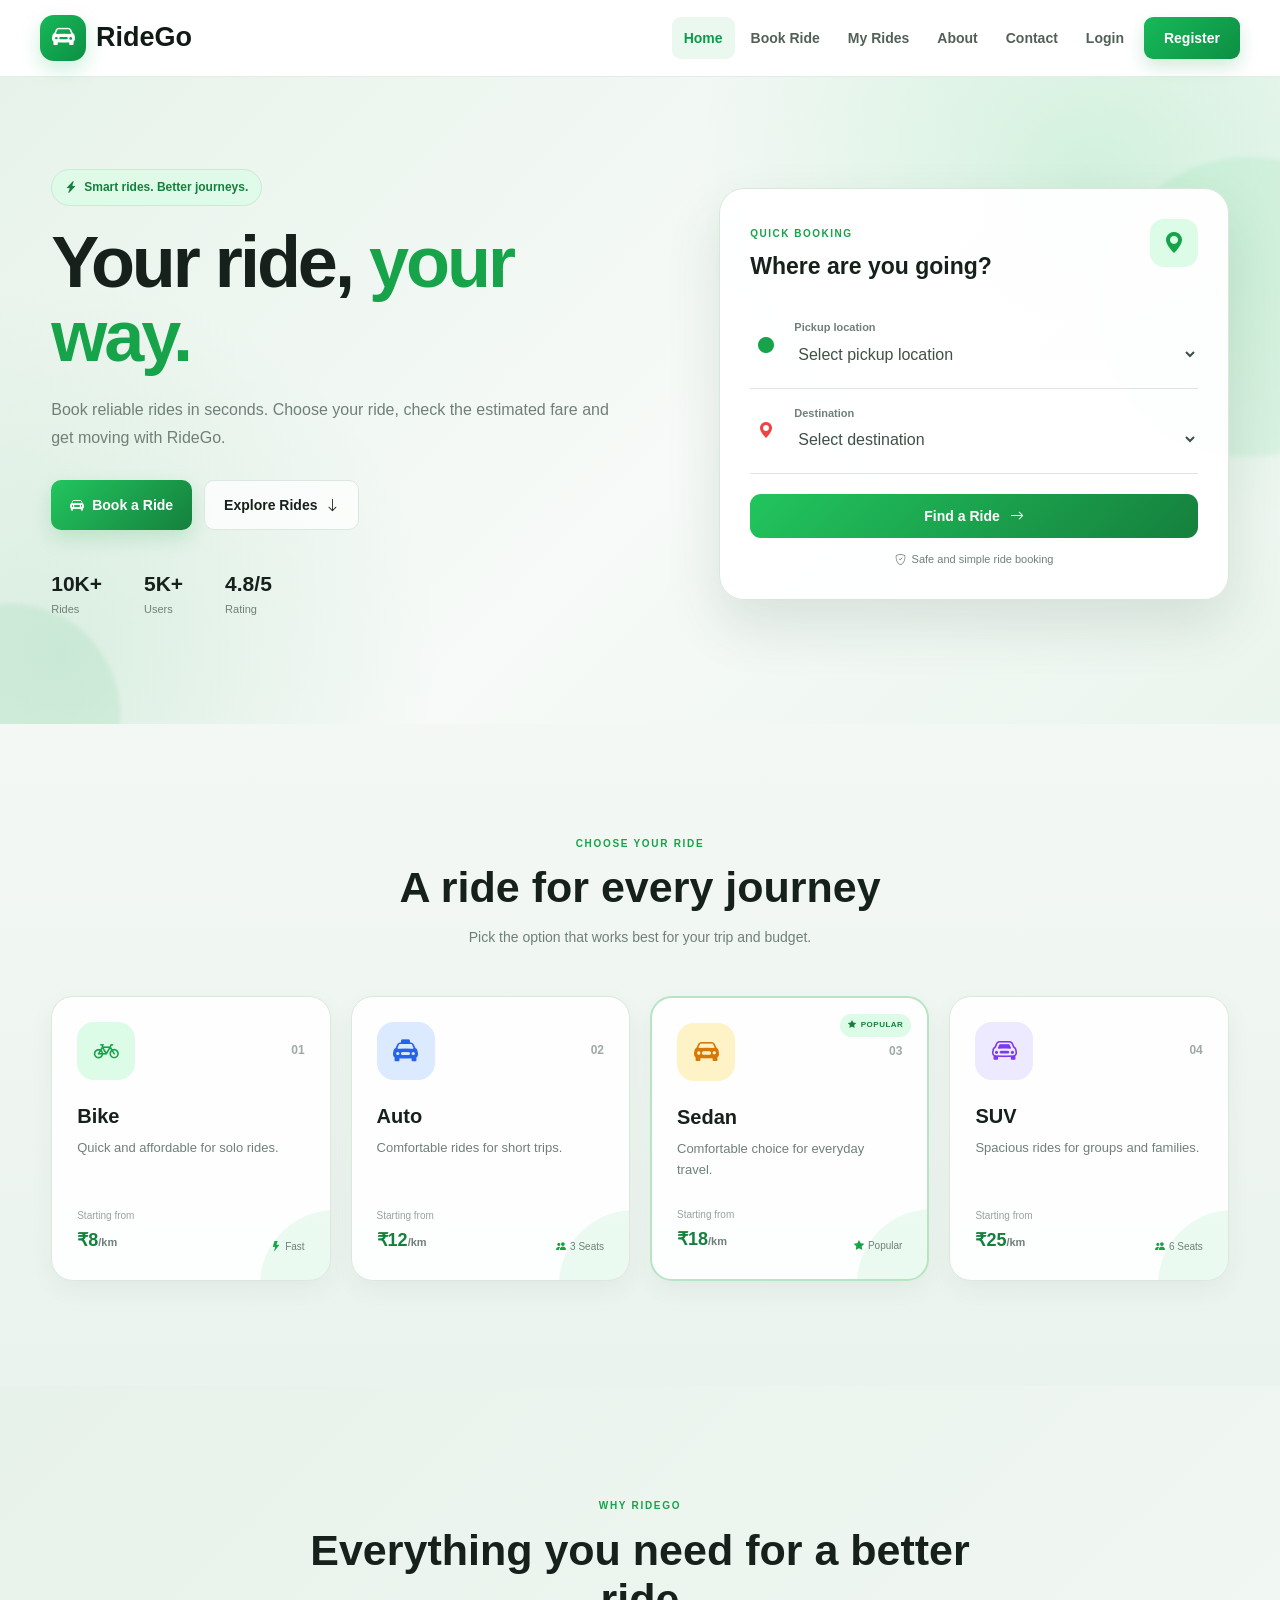
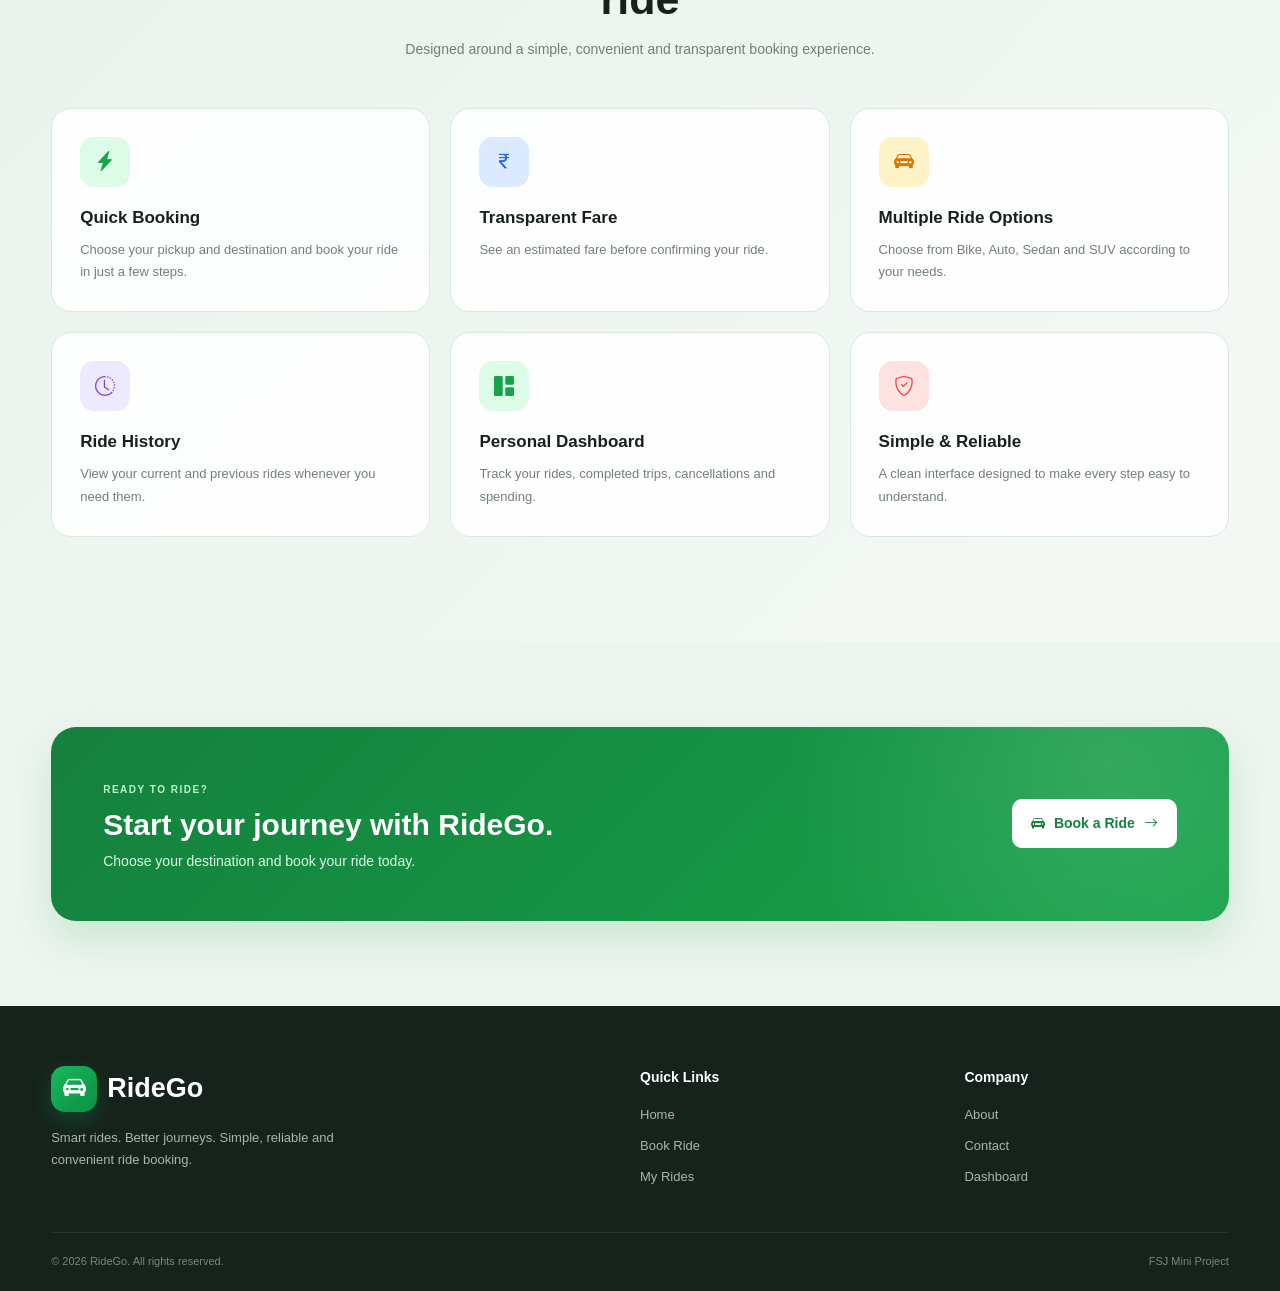
<file: index.html>
<!DOCTYPE html>
<html lang="en">

<head>
    <meta charset="UTF-8">
    <meta name="viewport" content="width=device-width, initial-scale=1.0">

    <title>RideGo - Smart Rides. Better Journeys.</title>

    <link
        rel="stylesheet"
        href="https://cdn.jsdelivr.net/npm/bootstrap-icons@1.11.3/font/bootstrap-icons.min.css">

    <link rel="stylesheet" href="css/style.css">
  <link rel="stylesheet" href="css/mobile-polish.css">
</head>

<body>

    <!-- ================= NAVBAR ================= -->

    <!-- FIXED SINGLE NAVBAR -->
<header class="navbar">
  <div class="container nav-container">
    <a href="index.html" class="logo" aria-label="RideGo home">
      <span class="logo-icon"><i class="bi bi-car-front-fill"></i></span>
      <span class="logo-name">Ride<span class="logo-highlight">Go</span></span>
    </a>
    <nav class="nav-links" id="mainNavLinks" aria-label="Main navigation">
      <a href="index.html" data-page="index.html">Home</a>
      <a href="book-ride.html" data-page="book-ride.html">Book Ride</a>
      <a href="my-rides.html" data-page="my-rides.html">My Rides</a>
      <a href="about.html" data-page="about.html">About</a>
      <a href="contact.html" data-page="contact.html">Contact</a>
      <a href="dashboard.html" data-page="dashboard.html" class="nav-dashboard">Dashboard</a>
      <a href="login.html" data-auth="logged-out" class="nav-login">Login</a>
      <a href="register.html" data-auth="logged-out" class="nav-register register-btn">Register</a>
      <a href="#" data-auth="logged-in" class="nav-logout" id="logoutBtn"><i class="bi bi-box-arrow-right"></i> Logout</a>
    </nav>
    <button class="mobile-menu-btn" id="mobileMenuBtn" type="button" aria-label="Toggle navigation" aria-expanded="false"><i class="bi bi-list"></i></button>
  </div>
</header>

<main>


        <!-- ================= HERO ================= -->

        <section class="hero">

            <div class="hero-glow hero-glow-one"></div>
            <div class="hero-glow hero-glow-two"></div>

            <div class="container hero-container">


                <!-- HERO LEFT -->

                <div class="hero-content">

                    <div class="hero-badge">

                        <i class="bi bi-lightning-charge-fill"></i>

                        Smart rides. Better journeys.

                    </div>


                    <h1>

                        Your ride,
                        <span>your way.</span>

                    </h1>


                    <p class="hero-text">

                        Book reliable rides in seconds.
                        Choose your ride, check the estimated
                        fare and get moving with RideGo.

                    </p>


                    <div class="hero-buttons">

                        <a
                            href="book-ride.html"
                            class="btn btn-primary">

                            <i class="bi bi-car-front-fill"></i>

                            Book a Ride

                        </a>


                        <a
                            href="#ride-options"
                            class="btn btn-outline">

                            Explore Rides

                            <i class="bi bi-arrow-down"></i>

                        </a>

                    </div>


                    <!-- STATS -->

                    <div class="hero-stats">

                        <div class="stat">

                            <strong>10K+</strong>

                            <span>Rides</span>

                        </div>


                        <div class="stat">

                            <strong>5K+</strong>

                            <span>Users</span>

                        </div>


                        <div class="stat">

                            <strong>4.8/5</strong>

                            <span>Rating</span>

                        </div>

                    </div>

                </div>


                <!-- ================= QUICK BOOKING ================= -->

                <div class="quick-booking">

                    <div class="quick-top">

                        <div>

                            <span class="quick-label">
                                QUICK BOOKING
                            </span>

                            <h2>
                                Where are you going?
                            </h2>

                        </div>


                        <div class="quick-icon">

                            <i class="bi bi-geo-alt-fill"></i>

                        </div>

                    </div>


                    <!-- PICKUP -->

                    <div class="location-field">

                        <div class="location-icon pickup">

                            <i class="bi bi-circle-fill"></i>

                        </div>


                        <div class="location-content">

                            <label for="homePickup">
                                Pickup location
                            </label>

                            <select id="homePickup" aria-label="Pickup location">
                                <option value="" selected disabled>Select pickup location</option>
                                <option value="Badlapur Station">Badlapur Station</option>
                                <option value="Ambernath">Ambernath</option>
                                <option value="Kalyan">Kalyan</option>
                                <option value="Ulhasnagar">Ulhasnagar</option>
                                <option value="Dombivli">Dombivli</option>
                                <option value="Thane">Thane</option>
                                <option value="Mumbra">Mumbra</option>
                            </select>

                        </div>

                    </div>


                    <!-- DESTINATION -->

                    <div class="location-field">

                        <div class="location-icon destination">

                            <i class="bi bi-geo-alt-fill"></i>

                        </div>


                        <div class="location-content">

                            <label for="homeDestination">
                                Destination
                            </label>

                            <select id="homeDestination" aria-label="Destination">
                                <option value="" selected disabled>Select destination</option>
                                <option value="Badlapur Station">Badlapur Station</option>
                                <option value="Ambernath">Ambernath</option>
                                <option value="Kalyan">Kalyan</option>
                                <option value="Ulhasnagar">Ulhasnagar</option>
                                <option value="Dombivli">Dombivli</option>
                                <option value="Thane">Thane</option>
                                <option value="Mumbra">Mumbra</option>
                            </select>

                        </div>

                    </div>


                    <button
                        class="find-ride-btn"
                        id="homeFindRide"
                        type="button">

                        <span>
                            Find a Ride
                        </span>

                        <i class="bi bi-arrow-right"></i>

                    </button>


                    <div class="safe-booking">

                        <i class="bi bi-shield-check"></i>

                        Safe and simple ride booking

                    </div>

                </div>

            </div>

        </section>


        <!-- ================= RIDE OPTIONS ================= -->

        <section
            class="ride-options"
            id="ride-options">

            <div class="container">


                <div class="section-heading">

                    <span class="section-label">
                        CHOOSE YOUR RIDE
                    </span>

                    <h2>
                        A ride for every journey
                    </h2>

                    <p>
                        Pick the option that works best
                        for your trip and budget.
                    </p>

                </div>


                <div class="ride-grid">


                    <!-- BIKE -->

                    <div class="ride-card bike-card">

                        <div class="ride-card-top">

                            <div class="ride-icon bike">

                                <i class="bi bi-bicycle"></i>

                            </div>

                            <span class="ride-number">
                                01
                            </span>

                        </div>


                        <div class="ride-info">

                            <h3>
                                Bike
                            </h3>

                            <p>
                                Quick and affordable
                                for solo rides.
                            </p>

                        </div>


                        <div class="ride-bottom">

                            <div>

                                <span class="from">
                                    Starting from
                                </span>

                                <strong>
                                    ₹8<span>/km</span>
                                </strong>

                            </div>


                            <div class="ride-feature">

                                <i class="bi bi-lightning-fill"></i>

                                Fast

                            </div>

                        </div>

                    </div>


                    <!-- AUTO -->

                    <div class="ride-card auto-card">

                        <div class="ride-card-top">

                            <div class="ride-icon auto">

                                <i class="bi bi-taxi-front-fill"></i>

                            </div>

                            <span class="ride-number">
                                02
                            </span>

                        </div>


                        <div class="ride-info">

                            <h3>
                                Auto
                            </h3>

                            <p>
                                Comfortable rides
                                for short trips.
                            </p>

                        </div>


                        <div class="ride-bottom">

                            <div>

                                <span class="from">
                                    Starting from
                                </span>

                                <strong>
                                    ₹12<span>/km</span>
                                </strong>

                            </div>


                            <div class="ride-feature">

                                <i class="bi bi-people-fill"></i>

                                3 Seats

                            </div>

                        </div>

                    </div>


                    <!-- SEDAN -->

                    <div class="ride-card sedan-card popular">

                        <div class="popular-tag">

                            <i class="bi bi-star-fill"></i>

                            POPULAR

                        </div>


                        <div class="ride-card-top">

                            <div class="ride-icon sedan">

                                <i class="bi bi-car-front-fill"></i>

                            </div>

                            <span class="ride-number">
                                03
                            </span>

                        </div>


                        <div class="ride-info">

                            <h3>
                                Sedan
                            </h3>

                            <p>
                                Comfortable choice
                                for everyday travel.
                            </p>

                        </div>


                        <div class="ride-bottom">

                            <div>

                                <span class="from">
                                    Starting from
                                </span>

                                <strong>
                                    ₹18<span>/km</span>
                                </strong>

                            </div>


                            <div class="ride-feature">

                                <i class="bi bi-star-fill"></i>

                                Popular

                            </div>

                        </div>

                    </div>


                    <!-- SUV -->

                    <div class="ride-card suv-card">

                        <div class="ride-card-top">

                            <div class="ride-icon suv">

                                <i class="bi bi-car-front"></i>

                            </div>

                            <span class="ride-number">
                                04
                            </span>

                        </div>


                        <div class="ride-info">

                            <h3>
                                SUV
                            </h3>

                            <p>
                                Spacious rides for
                                groups and families.
                            </p>

                        </div>


                        <div class="ride-bottom">

                            <div>

                                <span class="from">
                                    Starting from
                                </span>

                                <strong>
                                    ₹25<span>/km</span>
                                </strong>

                            </div>


                            <div class="ride-feature">

                                <i class="bi bi-people-fill"></i>

                                6 Seats

                            </div>

                        </div>

                    </div>

                </div>

            </div>

        </section>


        <!-- ================= WHY RIDEGO ================= -->

        <section class="why-section">

            <div class="container">


                <div class="section-heading">

                    <span class="section-label">
                        WHY RIDEGO
                    </span>

                    <h2>
                        Everything you need
                        for a better ride
                    </h2>

                    <p>
                        Designed around a simple,
                        convenient and transparent
                        booking experience.
                    </p>

                </div>


                <div class="why-grid">


                    <div class="why-card">

                        <div class="why-icon green">
                            <i class="bi bi-lightning-charge-fill"></i>
                        </div>

                        <h3>
                            Quick Booking
                        </h3>

                        <p>
                            Choose your pickup and destination
                            and book your ride in just a few steps.
                        </p>

                    </div>


                    <div class="why-card">

                        <div class="why-icon blue">
                            <i class="bi bi-currency-rupee"></i>
                        </div>

                        <h3>
                            Transparent Fare
                        </h3>

                        <p>
                            See an estimated fare before
                            confirming your ride.
                        </p>

                    </div>


                    <div class="why-card">

                        <div class="why-icon orange">
                            <i class="bi bi-car-front-fill"></i>
                        </div>

                        <h3>
                            Multiple Ride Options
                        </h3>

                        <p>
                            Choose from Bike, Auto, Sedan
                            and SUV according to your needs.
                        </p>

                    </div>


                    <div class="why-card">

                        <div class="why-icon purple">
                            <i class="bi bi-clock-history"></i>
                        </div>

                        <h3>
                            Ride History
                        </h3>

                        <p>
                            View your current and previous
                            rides whenever you need them.
                        </p>

                    </div>


                    <div class="why-card">

                        <div class="why-icon green">
                            <i class="bi bi-grid-1x2-fill"></i>
                        </div>

                        <h3>
                            Personal Dashboard
                        </h3>

                        <p>
                            Track your rides, completed trips,
                            cancellations and spending.
                        </p>

                    </div>


                    <div class="why-card">

                        <div class="why-icon red">
                            <i class="bi bi-shield-check"></i>
                        </div>

                        <h3>
                            Simple & Reliable
                        </h3>

                        <p>
                            A clean interface designed to
                            make every step easy to understand.
                        </p>

                    </div>

                </div>

            </div>

        </section>


        <!-- ================= CTA ================= -->

        <section class="cta-section">

            <div class="container">

                <div class="cta-box">

                    <div>

                        <span class="cta-label">
                            READY TO RIDE?
                        </span>

                        <h2>
                            Start your journey
                            with RideGo.
                        </h2>

                        <p>
                            Choose your destination
                            and book your ride today.
                        </p>

                    </div>


                    <a
                        href="book-ride.html"
                        class="cta-button">

                        <i class="bi bi-car-front-fill"></i>

                        Book a Ride

                        <i class="bi bi-arrow-right"></i>

                    </a>

                </div>

            </div>

        </section>

    </main>


    <!-- ================= FOOTER ================= -->

    <footer class="footer">

        <div class="container footer-container">


            <div class="footer-brand">

                <a href="index.html" class="logo footer-logo">

                    <span class="logo-icon">
                        <i class="bi bi-car-front-fill"></i>
                    </span>

                    <span class="logo-name">
                        Ride<span>Go</span>
                    </span>

                </a>


                <p>
                    Smart rides. Better journeys.
                    Simple, reliable and convenient
                    ride booking.
                </p>

            </div>


            <div class="footer-links">

                <h4>
                    Quick Links
                </h4>

                <a href="index.html">
                    Home
                </a>

                <a href="book-ride.html">
                    Book Ride
                </a>

                <a href="my-rides.html">
                    My Rides
                </a>

            </div>


            <div class="footer-links">

                <h4>
                    Company
                </h4>

                <a href="about.html">
                    About
                </a>

                <a href="contact.html">
                    Contact
                </a>

                <a href="dashboard.html">
                    Dashboard
                </a>

            </div>


        </div>


        <div class="container footer-bottom">

            <p>
                © 2026 RideGo. All rights reserved.
            </p>

            <p>
                FSJ Mini Project
            </p>

        </div>

    </footer>


    <!-- ================= JAVASCRIPT ================= -->

    <style>
        /* Homepage location dropdowns: match the existing input styling. */
        .location-content select#homePickup,
        .location-content select#homeDestination {
            display: block;
            width: 100%;
            max-width: 100%;
            min-width: 0;
            border: 0;
            outline: none;
            background: transparent;
            color: inherit;
            font: inherit;
            cursor: pointer;
            padding: 8px 28px 8px 0;
            box-sizing: border-box;
            appearance: auto;
            -webkit-appearance: menulist;
        }
        .location-content select#homePickup:focus,
        .location-content select#homeDestination:focus {
            outline: 2px solid rgba(22, 163, 74, .25);
            outline-offset: 2px;
            border-radius: 4px;
        }
        .location-content select option { color: #17211b; background: #fff; }
    </style>

    <script>

        /* Login/logout visibility is handled by js/auth-state.js. */


        /* QUICK BOOKING */

        const findRide =
            document.getElementById(
                "homeFindRide"
            );


        findRide.addEventListener(
            "click",
            function () {

                const pickup =
                    document.getElementById(
                        "homePickup"
                    ).value.trim();


                const destination =
                    document.getElementById(
                        "homeDestination"
                    ).value.trim();


                if (!pickup || !destination) {

                    alert(
                        "Please enter pickup and destination."
                    );

                    return;

                }


                if (
                    pickup.toLowerCase() ===
                    destination.toLowerCase()
                ) {

                    alert(
                        "Pickup and destination cannot be the same."
                    );

                    return;

                }


                localStorage.setItem(
                    "rideGoHomePickup",
                    pickup
                );


                localStorage.setItem(
                    "rideGoHomeDestination",
                    destination
                );


                window.location.href =
                    "book-ride.html";

            }
        );

    </script>

    <script src="js/auth-state.js"></script>
</body>

</html>
</file>
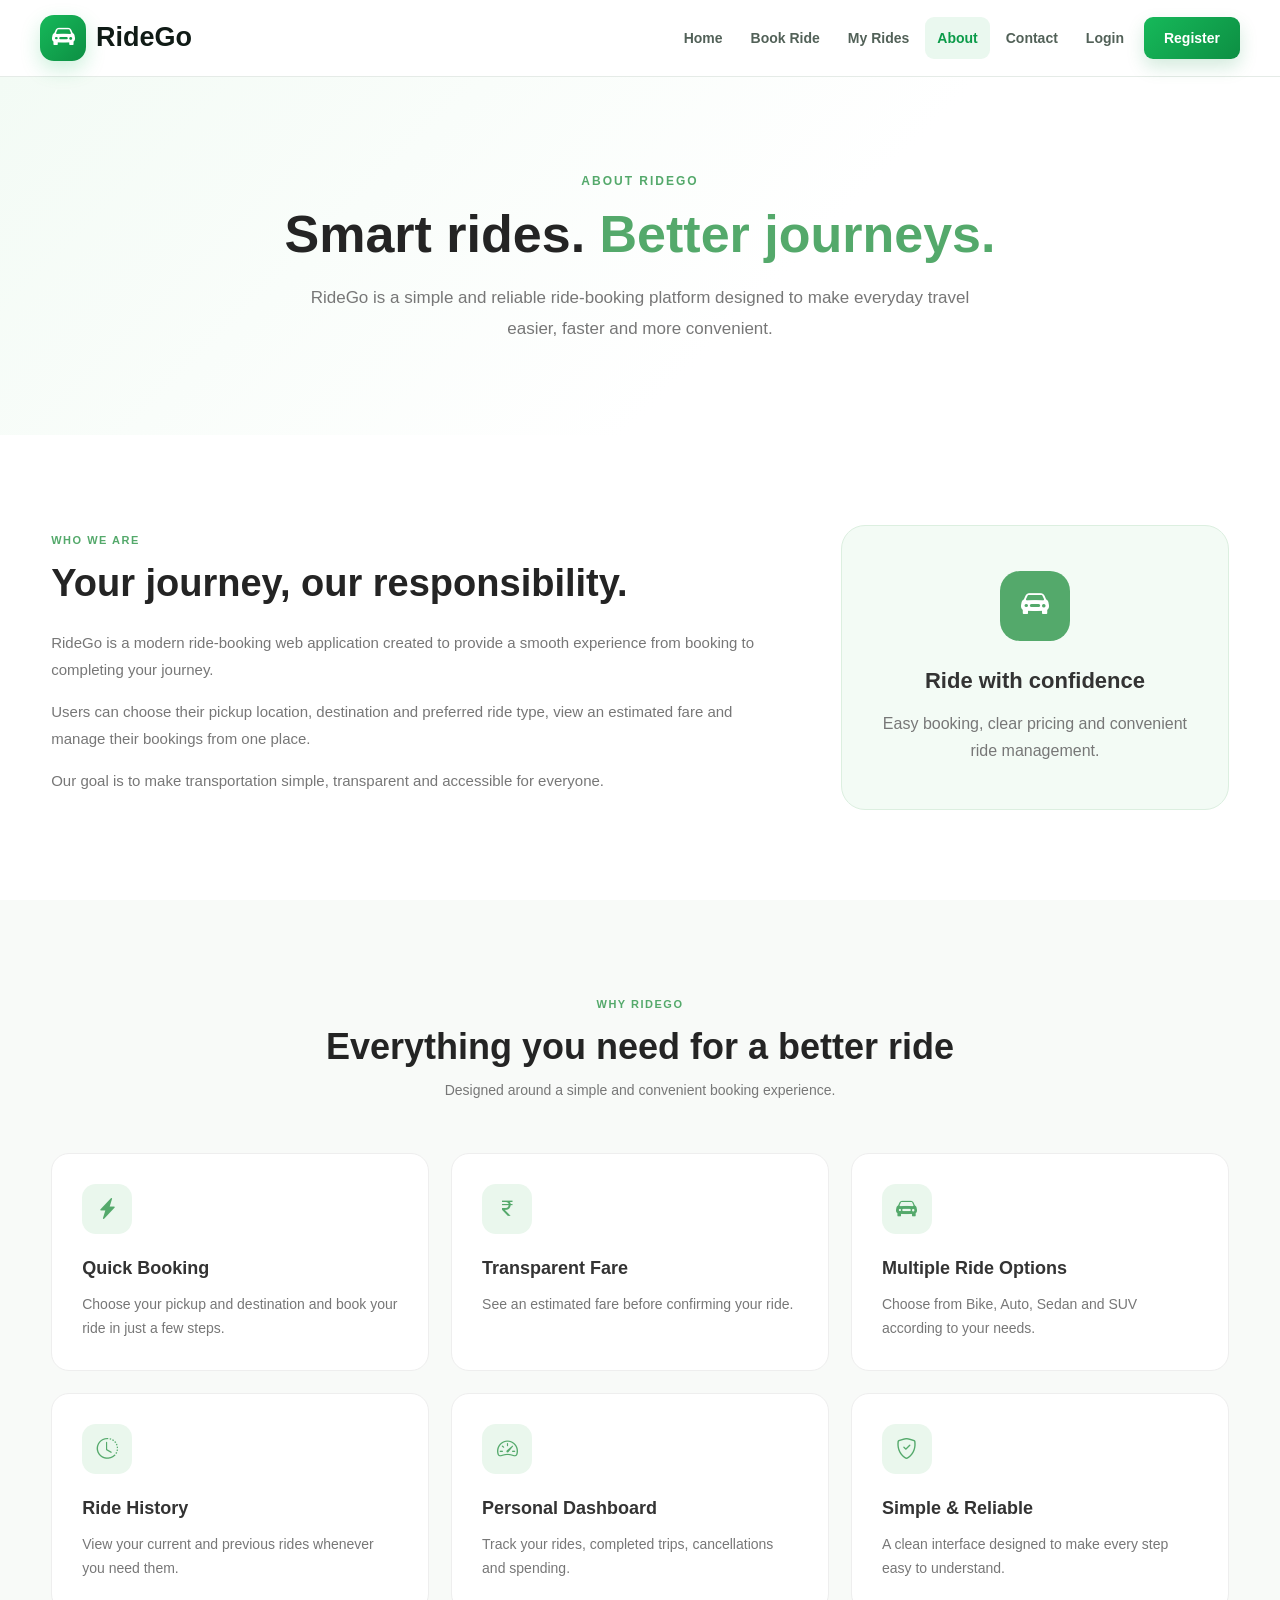
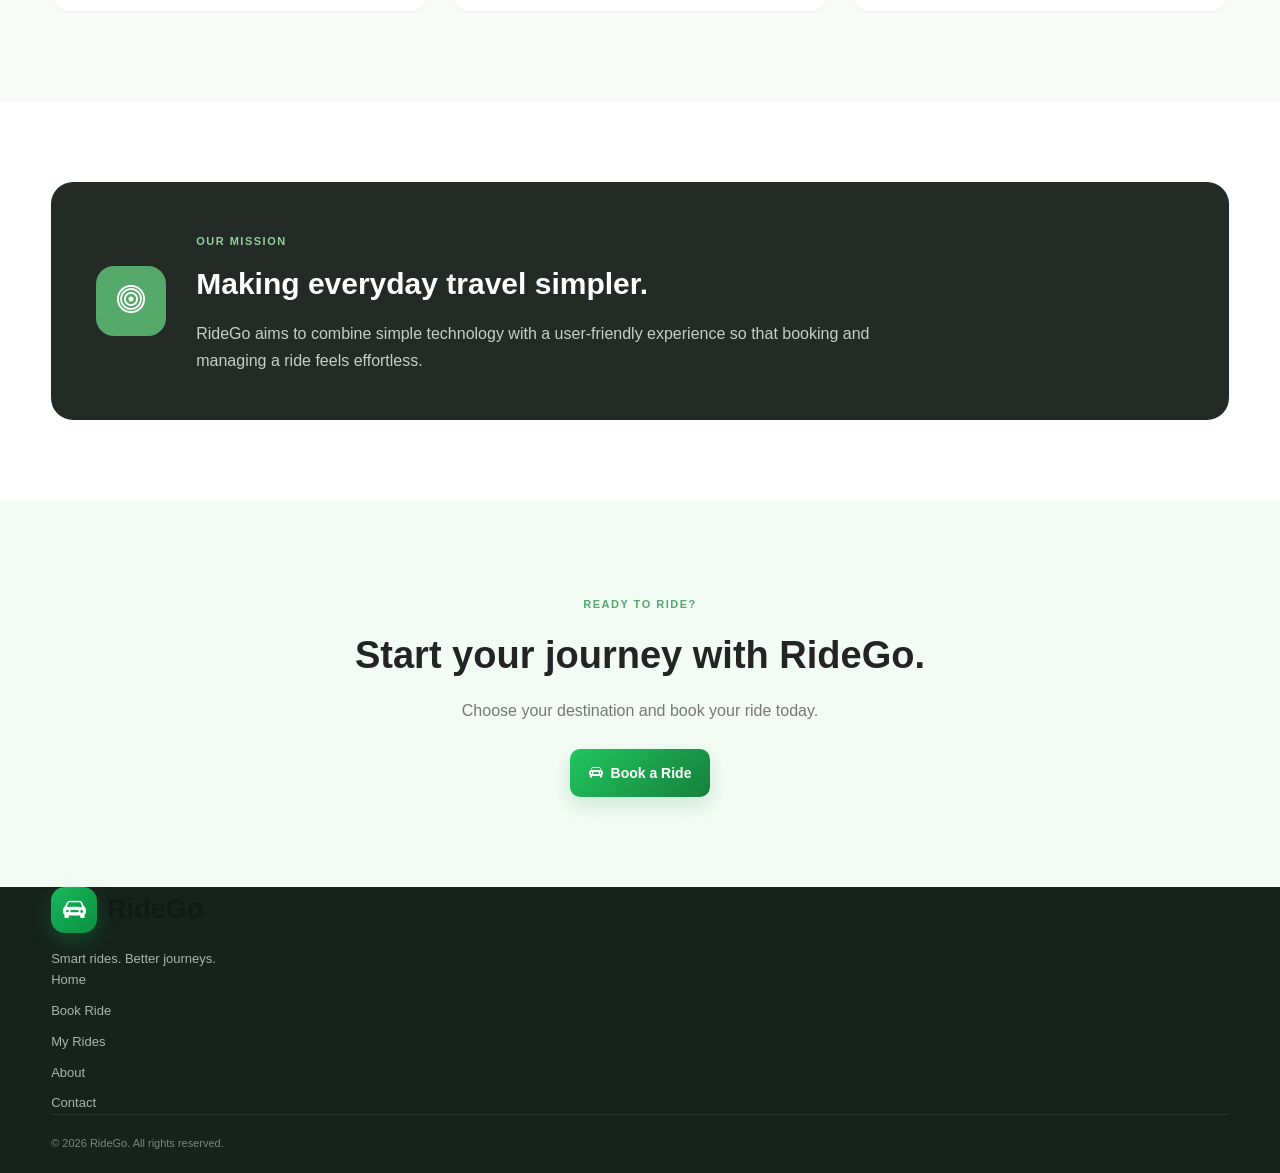
<file: about.html>
<!DOCTYPE html>
<html lang="en">

<head>
    <meta charset="UTF-8">

    <meta name="viewport"
        content="width=device-width, initial-scale=1.0">

    <title>About Us | RideGo</title>

    <!-- Bootstrap Icons -->
    <link
        rel="stylesheet"
        href="https://cdn.jsdelivr.net/npm/bootstrap-icons@1.11.3/font/bootstrap-icons.min.css">

    <!-- Main CSS -->
    <link rel="stylesheet"
        href="css/style.css">

    <!-- About CSS -->
    <link rel="stylesheet"
        href="css/about.css">
  <link rel="stylesheet" href="css/mobile-polish.css">
</head>


<body>

    <!-- =========================
         NAVBAR
    ========================== -->

    <!-- FIXED SINGLE NAVBAR -->
<header class="navbar">
  <div class="container nav-container">
    <a href="index.html" class="logo" aria-label="RideGo home">
      <span class="logo-icon"><i class="bi bi-car-front-fill"></i></span>
      <span class="logo-name">Ride<span class="logo-highlight">Go</span></span>
    </a>
    <nav class="nav-links" id="mainNavLinks" aria-label="Main navigation">
      <a href="index.html" data-page="index.html">Home</a>
      <a href="book-ride.html" data-page="book-ride.html">Book Ride</a>
      <a href="my-rides.html" data-page="my-rides.html">My Rides</a>
      <a href="about.html" data-page="about.html">About</a>
      <a href="contact.html" data-page="contact.html">Contact</a>
      <a href="dashboard.html" data-page="dashboard.html" class="nav-dashboard">Dashboard</a>
      <a href="login.html" data-auth="logged-out" class="nav-login">Login</a>
      <a href="register.html" data-auth="logged-out" class="nav-register register-btn">Register</a>
      <a href="#" data-auth="logged-in" class="nav-logout" id="logoutBtn"><i class="bi bi-box-arrow-right"></i> Logout</a>
    </nav>
    <button class="mobile-menu-btn" id="mobileMenuBtn" type="button" aria-label="Toggle navigation" aria-expanded="false"><i class="bi bi-list"></i></button>
  </div>
</header>

<main class="about-page">

        <section class="about-hero">

            <div class="container">

                <span class="about-label">
                    ABOUT RIDEGO
                </span>

                <h1>
                    Smart rides.
                    <span>Better journeys.</span>
                </h1>

                <p>
                    RideGo is a simple and reliable ride-booking
                    platform designed to make everyday travel
                    easier, faster and more convenient.
                </p>

            </div>

        </section>



        <!-- =========================
             ABOUT INTRO
        ========================== -->

        <section class="about-intro">

            <div class="container about-intro-grid">

                <div class="about-intro-content">

                    <span class="section-label">
                        WHO WE ARE
                    </span>

                    <h2>
                        Your journey,
                        our responsibility.
                    </h2>

                    <p>
                        RideGo is a modern ride-booking web
                        application created to provide a smooth
                        experience from booking to completing
                        your journey.
                    </p>

                    <p>
                        Users can choose their pickup location,
                        destination and preferred ride type,
                        view an estimated fare and manage their
                        bookings from one place.
                    </p>

                    <p>
                        Our goal is to make transportation
                        simple, transparent and accessible
                        for everyone.
                    </p>

                </div>


                <div class="about-highlight">

                    <div class="highlight-icon">
                        <i class="bi bi-car-front-fill"></i>
                    </div>

                    <h3>
                        Ride with confidence
                    </h3>

                    <p>
                        Easy booking, clear pricing and
                        convenient ride management.
                    </p>

                </div>

            </div>

        </section>



        <!-- =========================
             FEATURES
        ========================== -->

        <section class="features-section">

            <div class="container">

                <div class="section-heading centered">

                    <span class="section-label">
                        WHY RIDEGO
                    </span>

                    <h2>
                        Everything you need
                        for a better ride
                    </h2>

                    <p>
                        Designed around a simple and
                        convenient booking experience.
                    </p>

                </div>


                <div class="features-grid">


                    <div class="feature-card">

                        <div class="feature-icon">
                            <i class="bi bi-lightning-charge-fill"></i>
                        </div>

                        <h3>
                            Quick Booking
                        </h3>

                        <p>
                            Choose your pickup and destination
                            and book your ride in just a few steps.
                        </p>

                    </div>



                    <div class="feature-card">

                        <div class="feature-icon">
                            <i class="bi bi-currency-rupee"></i>
                        </div>

                        <h3>
                            Transparent Fare
                        </h3>

                        <p>
                            See an estimated fare before confirming
                            your ride.
                        </p>

                    </div>



                    <div class="feature-card">

                        <div class="feature-icon">
                            <i class="bi bi-car-front-fill"></i>
                        </div>

                        <h3>
                            Multiple Ride Options
                        </h3>

                        <p>
                            Choose from Bike, Auto, Sedan and SUV
                            according to your needs.
                        </p>

                    </div>



                    <div class="feature-card">

                        <div class="feature-icon">
                            <i class="bi bi-clock-history"></i>
                        </div>

                        <h3>
                            Ride History
                        </h3>

                        <p>
                            View your current and previous rides
                            whenever you need them.
                        </p>

                    </div>



                    <div class="feature-card">

                        <div class="feature-icon">
                            <i class="bi bi-speedometer2"></i>
                        </div>

                        <h3>
                            Personal Dashboard
                        </h3>

                        <p>
                            Track your rides, completed trips,
                            cancellations and spending.
                        </p>

                    </div>



                    <div class="feature-card">

                        <div class="feature-icon">
                            <i class="bi bi-shield-check"></i>
                        </div>

                        <h3>
                            Simple & Reliable
                        </h3>

                        <p>
                            A clean interface designed to make
                            every step easy to understand.
                        </p>

                    </div>

                </div>

            </div>

        </section>



        <!-- =========================
             MISSION
        ========================== -->

        <section class="mission-section">

            <div class="container">

                <div class="mission-card">

                    <div class="mission-icon">

                        <i class="bi bi-bullseye"></i>

                    </div>

                    <div>

                        <span class="section-label">
                            OUR MISSION
                        </span>

                        <h2>
                            Making everyday travel simpler.
                        </h2>

                        <p>
                            RideGo aims to combine simple technology
                            with a user-friendly experience so that
                            booking and managing a ride feels
                            effortless.
                        </p>

                    </div>

                </div>

            </div>

        </section>



        <!-- =========================
             CALL TO ACTION
        ========================== -->

        <section class="about-cta">

            <div class="container">

                <div class="cta-content">

                    <span class="section-label">
                        READY TO RIDE?
                    </span>

                    <h2>
                        Start your journey with RideGo.
                    </h2>

                    <p>
                        Choose your destination and book your
                        ride today.
                    </p>

                    <a href="book-ride.html"
                        class="btn btn-primary">

                        <i class="bi bi-car-front-fill"></i>

                        Book a Ride

                    </a>

                </div>

            </div>

        </section>

    </main>



    <!-- =========================
         FOOTER
    ========================== -->

    <footer class="footer">

        <div class="container">

            <div class="footer-content">

                <div class="footer-brand">

                    <a href="index.html"
                        class="logo">

                        <span class="logo-icon">

                            <i class="bi bi-car-front-fill"></i>

                        </span>

                        <span>
                            RideGo
                        </span>

                    </a>

                    <p>
                        Smart rides. Better journeys.
                    </p>

                </div>


                <div class="footer-links">

                    <a href="index.html">
                        Home
                    </a>

                    <a href="book-ride.html">
                        Book Ride
                    </a>

                    <a href="my-rides.html">
                        My Rides
                    </a>

                    <a href="about.html">
                        About
                    </a>

                    <a href="contact.html">
                        Contact
                    </a>

                </div>

            </div>


            <div class="footer-bottom">

                <p>
                    © 2026 RideGo. All rights reserved.
                </p>

            </div>

        </div>

    </footer>
    <script src="js/auth-state.js"></script>

</body>

</html>
</file>
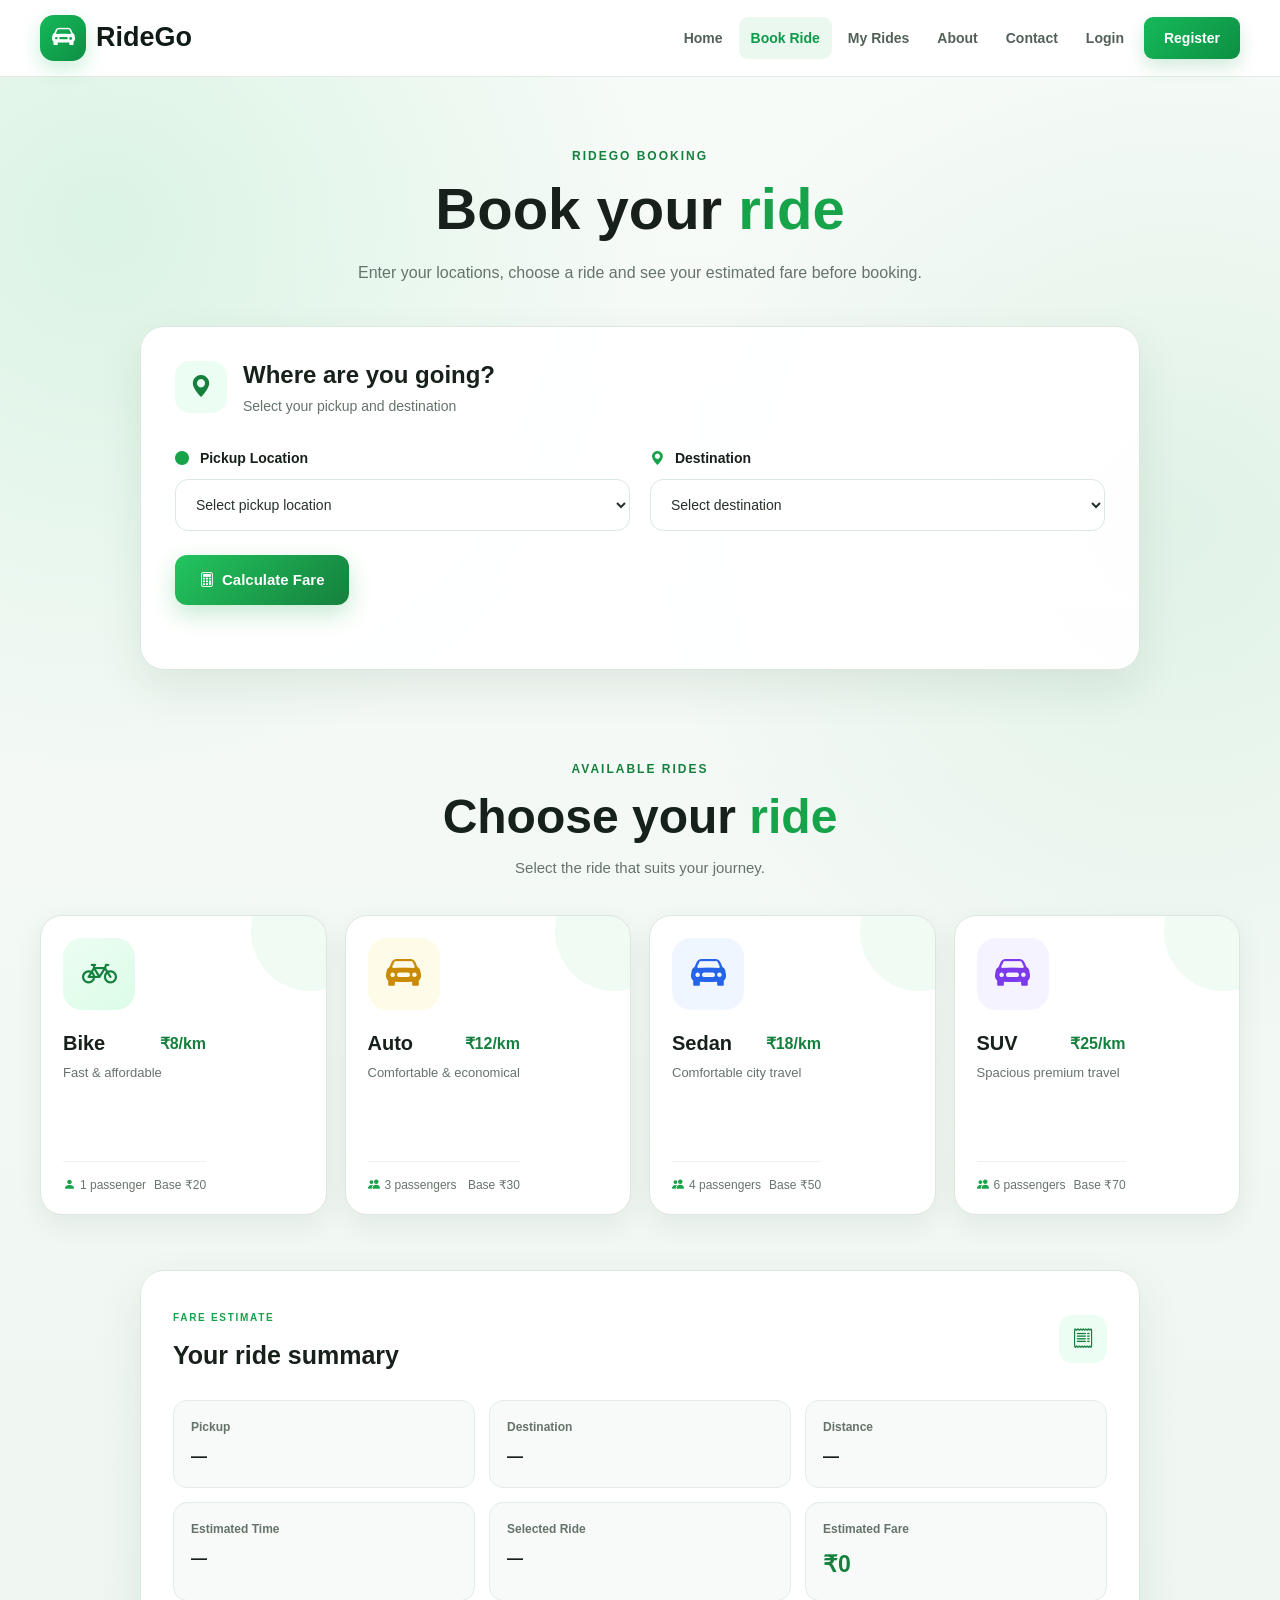
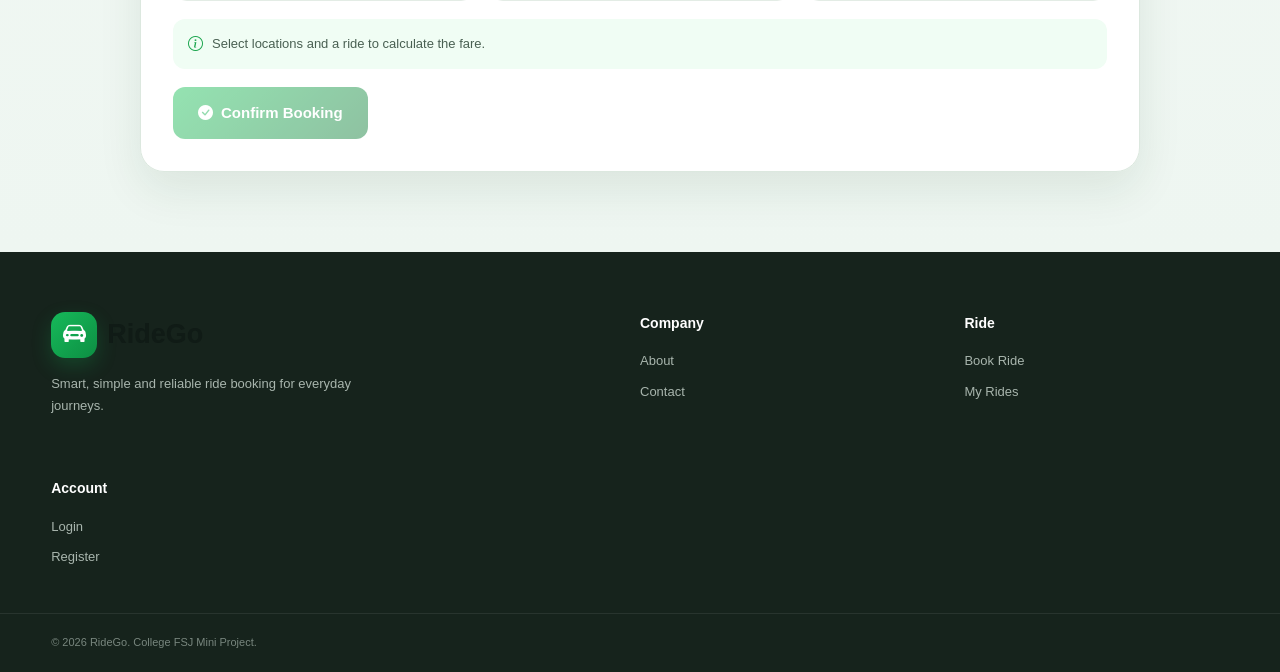
<file: book-ride.html>
<!DOCTYPE html>
<html lang="en">
<head>
    <meta charset="UTF-8">
    <meta name="viewport" content="width=device-width, initial-scale=1.0">

    <title>Book a Ride - RideGo</title>

    <!-- Google Font -->
    <link rel="preconnect" href="https://fonts.googleapis.com">
    <link rel="preconnect" href="https://fonts.gstatic.com" crossorigin>

    <link
        href="https://fonts.googleapis.com/css2?family=Inter:wght@400;500;600;700;800&display=swap"
        rel="stylesheet"
    >

    <!-- Bootstrap Icons -->
    <link
        rel="stylesheet"
        href="https://cdn.jsdelivr.net/npm/bootstrap-icons@1.11.3/font/bootstrap-icons.min.css"
    >

    <!-- Main CSS -->
    <link rel="stylesheet" href="css/style.css">

    <!-- Booking CSS -->
    <link rel="stylesheet" href="css/booking.css">
  <link rel="stylesheet" href="css/mobile-polish.css">
</head>

<body>

    <!-- ================= NAVBAR ================= -->

    <!-- FIXED SINGLE NAVBAR -->
<header class="navbar">
  <div class="container nav-container">
    <a href="index.html" class="logo" aria-label="RideGo home">
      <span class="logo-icon"><i class="bi bi-car-front-fill"></i></span>
      <span class="logo-name">Ride<span class="logo-highlight">Go</span></span>
    </a>
    <nav class="nav-links" id="mainNavLinks" aria-label="Main navigation">
      <a href="index.html" data-page="index.html">Home</a>
      <a href="book-ride.html" data-page="book-ride.html">Book Ride</a>
      <a href="my-rides.html" data-page="my-rides.html">My Rides</a>
      <a href="about.html" data-page="about.html">About</a>
      <a href="contact.html" data-page="contact.html">Contact</a>
      <a href="dashboard.html" data-page="dashboard.html" class="nav-dashboard">Dashboard</a>
      <a href="login.html" data-auth="logged-out" class="nav-login">Login</a>
      <a href="register.html" data-auth="logged-out" class="nav-register register-btn">Register</a>
      <a href="#" data-auth="logged-in" class="nav-logout" id="logoutBtn"><i class="bi bi-box-arrow-right"></i> Logout</a>
    </nav>
    <button class="mobile-menu-btn" id="mobileMenuBtn" type="button" aria-label="Toggle navigation" aria-expanded="false"><i class="bi bi-list"></i></button>
  </div>
</header>

<main class="booking-page">

        <div class="container">


            <!-- PAGE HEADING -->

            <div class="booking-page-heading">

                <span class="section-label">
                    RIDEGO BOOKING
                </span>

                <h1>
                    Book your <span>ride</span>
                </h1>

                <p>
                    Enter your locations, choose a ride and see
                    your estimated fare before booking.
                </p>

            </div>


            <!-- ================= LOCATION CARD ================= -->

            <section class="location-card">

                <div class="card-title">

                    <div class="card-title-icon">
                        <i class="bi bi-geo-alt-fill"></i>
                    </div>

                    <div>
                        <h2>Where are you going?</h2>

                        <p>
                            Select your pickup and destination
                        </p>
                    </div>

                </div>


                <div class="locations-grid">

                    <!-- PICKUP -->

                    <div class="form-group">

                        <label for="pickup">
                            <i class="bi bi-circle-fill pickup-label-icon"></i>
                            Pickup Location
                        </label>

                        <select id="pickup">

                            <option value="">
                                Select pickup location
                            </option>

                            <option value="badlapur">
                                Badlapur Station
                            </option>

                            <option value="ambernath">
                                Ambernath
                            </option>

                            <option value="kalyan">
                                Kalyan
                            </option>

                            <option value="ulhasnagar">
                                Ulhasnagar
                            </option>

                            <option value="dombivli">
                                Dombivli
                            </option>

                            <option value="thane">
                                Thane
                            </option>

                            <option value="mumbra">
                                Mumbra
                            </option>

                        </select>

                    </div>


                    <!-- DESTINATION -->

                    <div class="form-group">

                        <label for="destination">
                            <i class="bi bi-geo-alt-fill destination-label-icon"></i>
                            Destination
                        </label>

                        <select id="destination">

                            <option value="">
                                Select destination
                            </option>

                            <option value="badlapur">
                                Badlapur Station
                            </option>

                            <option value="ambernath">
                                Ambernath
                            </option>

                            <option value="kalyan">
                                Kalyan
                            </option>

                            <option value="ulhasnagar">
                                Ulhasnagar
                            </option>

                            <option value="dombivli">
                                Dombivli
                            </option>

                            <option value="thane">
                                Thane
                            </option>

                            <option value="mumbra">
                                Mumbra
                            </option>

                        </select>

                    </div>

                </div>


                <button
                    class="btn btn-primary calculate-btn"
                    id="calculateBtn"
                >
                    <i class="bi bi-calculator"></i>
                    Calculate Fare
                </button>

                <p class="form-error" id="locationError"></p>

            </section>


            <!-- ================= RIDE SELECTION ================= -->

            <section class="ride-selection" id="rideSelection">

                <div class="section-heading booking-section-heading">

                    <span class="section-label">
                        AVAILABLE RIDES
                    </span>

                    <h2>
                        Choose your <span>ride</span>
                    </h2>

                    <p>
                        Select the ride that suits your journey.
                    </p>

                </div>


                <div class="booking-ride-grid">


                    <!-- BIKE -->

                    <button
                        class="booking-ride-card"
                        data-ride="Bike"
                        data-base="20"
                        data-rate="8"
                        data-passengers="1"
                    >

                        <div class="booking-ride-image bike-image">
                            <i class="bi bi-bicycle"></i>
                        </div>

                        <div class="booking-ride-content">

                            <div class="booking-ride-title">

                                <h3>Bike</h3>

                                <span>
                                    ₹8/km
                                </span>

                            </div>

                            <p>
                                Fast & affordable
                            </p>

                            <div class="booking-ride-info">

                                <span>
                                    <i class="bi bi-person-fill"></i>
                                    1 passenger
                                </span>

                                <span>
                                    Base ₹20
                                </span>

                            </div>

                        </div>

                    </button>


                    <!-- AUTO -->

                    <button
                        class="booking-ride-card"
                        data-ride="Auto"
                        data-base="30"
                        data-rate="12"
                        data-passengers="3"
                    >

                        <div class="booking-ride-image auto-image">
                            <i class="bi bi-car-front-fill"></i>
                        </div>

                        <div class="booking-ride-content">

                            <div class="booking-ride-title">

                                <h3>Auto</h3>

                                <span>
                                    ₹12/km
                                </span>

                            </div>

                            <p>
                                Comfortable & economical
                            </p>

                            <div class="booking-ride-info">

                                <span>
                                    <i class="bi bi-people-fill"></i>
                                    3 passengers
                                </span>

                                <span>
                                    Base ₹30
                                </span>

                            </div>

                        </div>

                    </button>


                    <!-- SEDAN -->

                    <button
                        class="booking-ride-card"
                        data-ride="Sedan"
                        data-base="50"
                        data-rate="18"
                        data-passengers="4"
                    >

                        <div class="booking-ride-image sedan-image">
                            <i class="bi bi-car-front-fill"></i>
                        </div>

                        <div class="booking-ride-content">

                            <div class="booking-ride-title">

                                <h3>Sedan</h3>

                                <span>
                                    ₹18/km
                                </span>

                            </div>

                            <p>
                                Comfortable city travel
                            </p>

                            <div class="booking-ride-info">

                                <span>
                                    <i class="bi bi-people-fill"></i>
                                    4 passengers
                                </span>

                                <span>
                                    Base ₹50
                                </span>

                            </div>

                        </div>

                    </button>


                    <!-- SUV -->

                    <button
                        class="booking-ride-card"
                        data-ride="SUV"
                        data-base="70"
                        data-rate="25"
                        data-passengers="6"
                    >

                        <div class="booking-ride-image suv-image">
                            <i class="bi bi-car-front-fill"></i>
                        </div>

                        <div class="booking-ride-content">

                            <div class="booking-ride-title">

                                <h3>SUV</h3>

                                <span>
                                    ₹25/km
                                </span>

                            </div>

                            <p>
                                Spacious premium travel
                            </p>

                            <div class="booking-ride-info">

                                <span>
                                    <i class="bi bi-people-fill"></i>
                                    6 passengers
                                </span>

                                <span>
                                    Base ₹70
                                </span>

                            </div>

                        </div>

                    </button>

                </div>

            </section>


            <!-- ================= FARE SUMMARY ================= -->

            <section
                class="fare-section"
                id="fareSection"
            >

                <div class="fare-card">

                    <div class="fare-header">

                        <div>

                            <span class="section-label">
                                FARE ESTIMATE
                            </span>

                            <h2>
                                Your ride summary
                            </h2>

                        </div>

                        <div class="fare-icon">
                            <i class="bi bi-receipt"></i>
                        </div>

                    </div>


                    <div class="summary-grid">


                        <div class="summary-item">

                            <span class="summary-label">
                                Pickup
                            </span>

                            <strong id="summaryPickup">
                                —
                            </strong>

                        </div>


                        <div class="summary-item">

                            <span class="summary-label">
                                Destination
                            </span>

                            <strong id="summaryDestination">
                                —
                            </strong>

                        </div>


                        <div class="summary-item">

                            <span class="summary-label">
                                Distance
                            </span>

                            <strong id="summaryDistance">
                                —
                            </strong>

                        </div>


                        <div class="summary-item">

                            <span class="summary-label">
                                Estimated Time
                            </span>

                            <strong id="summaryTime">
                                —
                            </strong>

                        </div>


                        <div class="summary-item">

                            <span class="summary-label">
                                Selected Ride
                            </span>

                            <strong id="summaryRide">
                                —
                            </strong>

                        </div>


                        <div class="summary-item">

                            <span class="summary-label">
                                Estimated Fare
                            </span>

                            <strong
                                class="fare-price"
                                id="summaryFare"
                            >
                                ₹0
                            </strong>

                        </div>

                    </div>


                    <div class="fare-formula">

                        <i class="bi bi-info-circle"></i>

                        <span id="formulaText">
                            Select locations and a ride to
                            calculate the fare.
                        </span>

                    </div>


                    <button
                        class="btn btn-primary confirm-btn"
                        id="confirmBtn"
                        disabled
                    >

                        <i class="bi bi-check-circle-fill"></i>

                        Confirm Booking

                    </button>

                </div>

            </section>


        </div>

    </main>


    <!-- ================= FOOTER ================= -->

    <footer class="footer">

        <div class="container footer-container">

            <div class="footer-brand">

                <a href="index.html" class="logo">

                    <span class="logo-icon">
                        <i class="bi bi-car-front-fill"></i>
                    </span>

                    <span>
                        Ride<span class="logo-highlight">Go</span>
                    </span>

                </a>

                <p>
                    Smart, simple and reliable ride booking
                    for everyday journeys.
                </p>

            </div>


            <div class="footer-links">

                <h4>Company</h4>

                <a href="about.html">
                    About
                </a>

                <a href="contact.html">
                    Contact
                </a>

            </div>


            <div class="footer-links">

                <h4>Ride</h4>

                <a href="book-ride.html">
                    Book Ride
                </a>

                <a href="my-rides.html">
                    My Rides
                </a>

            </div>


            <div class="footer-links">

                <h4>Account</h4>

                <a href="login.html">
                    Login
                </a>

                <a href="register.html">
                    Register
                </a>

            </div>

        </div>


        <div class="footer-bottom">

            <div class="container">

                <p>
                    © 2026 RideGo. College FSJ Mini Project.
                </p>

            </div>

        </div>

    </footer>


    <!-- Booking JavaScript -->
    <script src="js/booking.js"></script>
    <script src="js/auth-state.js"></script>

</body>
</html>
</file>
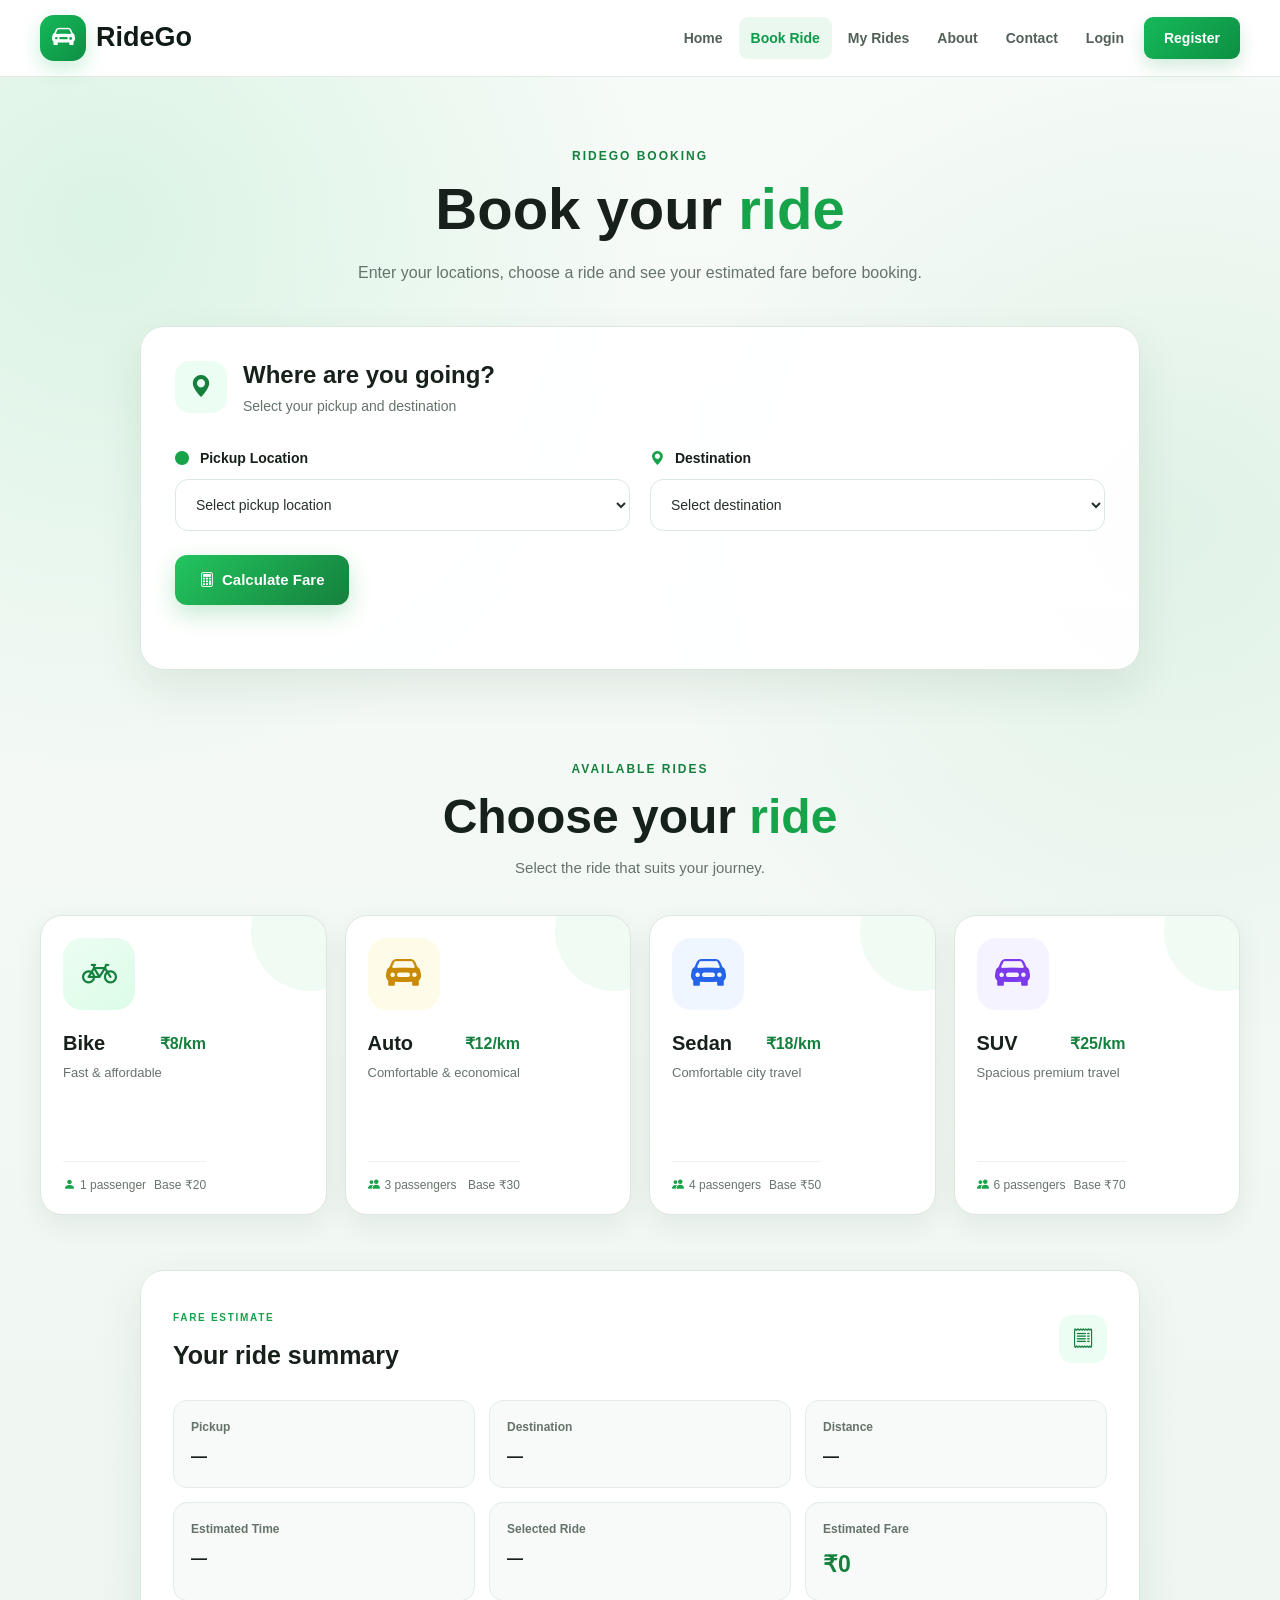
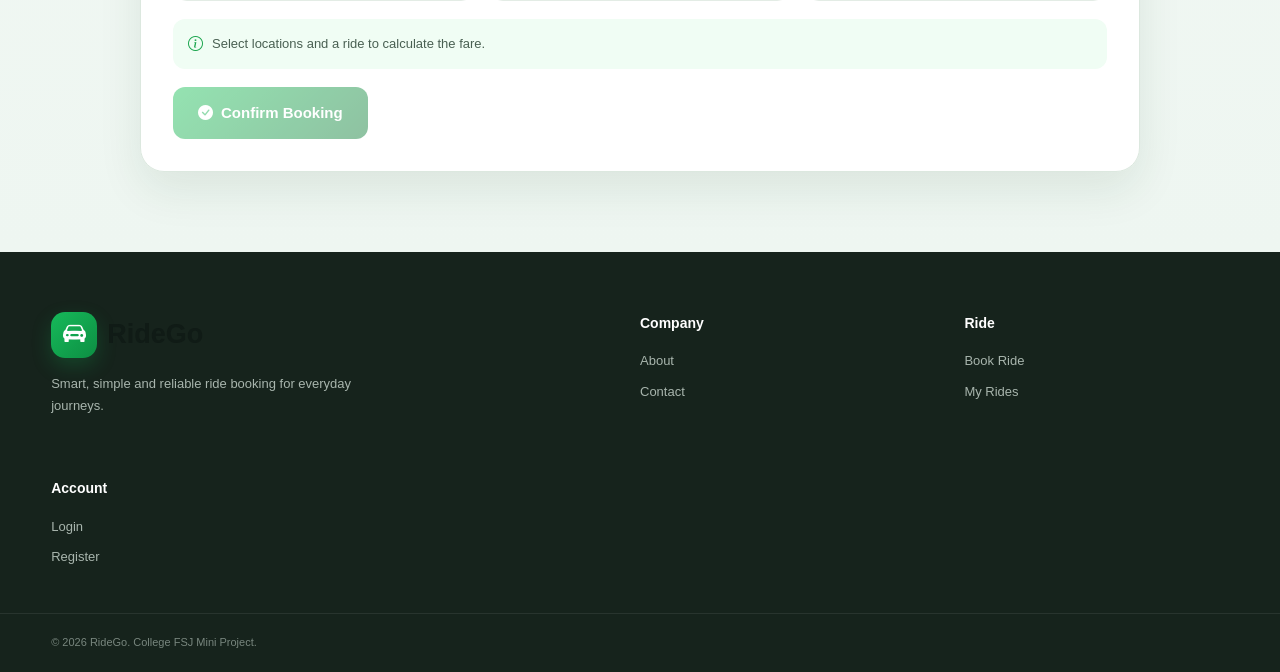
<file: booking-confirmation.html>
<!DOCTYPE html>
<html lang="en">

<head>
    <meta charset="UTF-8">

    <meta name="viewport"
        content="width=device-width, initial-scale=1.0">

    <title>Booking Confirmed | RideGo</title>

    <!-- Bootstrap Icons -->
    <link
        rel="stylesheet"
        href="https://cdn.jsdelivr.net/npm/bootstrap-icons@1.11.3/font/bootstrap-icons.min.css">

    <!-- Main CSS -->
    <link rel="stylesheet"
        href="css/style.css">

    <!-- Confirmation CSS -->
    <link rel="stylesheet"
        href="css/confirmation.css">
  <link rel="stylesheet" href="css/mobile-polish.css">
</head>


<body>

    <!-- =========================
         NAVBAR
    ========================== -->

    <!-- FIXED SINGLE NAVBAR -->
<header class="navbar">
  <div class="container nav-container">
    <a href="index.html" class="logo" aria-label="RideGo home">
      <span class="logo-icon"><i class="bi bi-car-front-fill"></i></span>
      <span class="logo-name">Ride<span class="logo-highlight">Go</span></span>
    </a>
    <nav class="nav-links" id="mainNavLinks" aria-label="Main navigation">
      <a href="index.html" data-page="index.html">Home</a>
      <a href="book-ride.html" data-page="book-ride.html">Book Ride</a>
      <a href="my-rides.html" data-page="my-rides.html">My Rides</a>
      <a href="about.html" data-page="about.html">About</a>
      <a href="contact.html" data-page="contact.html">Contact</a>
      <a href="dashboard.html" data-page="dashboard.html" class="nav-dashboard">Dashboard</a>
      <a href="login.html" data-auth="logged-out" class="nav-login">Login</a>
      <a href="register.html" data-auth="logged-out" class="nav-register register-btn">Register</a>
      <a href="#" data-auth="logged-in" class="nav-logout" id="logoutBtn"><i class="bi bi-box-arrow-right"></i> Logout</a>
    </nav>
    <button class="mobile-menu-btn" id="mobileMenuBtn" type="button" aria-label="Toggle navigation" aria-expanded="false"><i class="bi bi-list"></i></button>
  </div>
</header>

<main class="confirmation-page">

        <div class="container">


            <!-- Success Header -->

            <section class="confirmation-header">

                <div class="success-icon">

                    <i class="bi bi-check-lg"></i>

                </div>


                <h1>
                    Ride Booked Successfully!
                </h1>


                <p>
                    Your ride has been confirmed.
                    Your driver has been assigned.
                </p>

            </section>



            <!-- =========================
                 BOOKING CARD
            ========================== -->

            <section class="booking-card">


                <!-- Booking Top -->

                <div class="booking-card-header">

                    <div>

                        <span class="small-label">
                            BOOKING ID
                        </span>

                        <h2 id="bookingId">
                            RG-000000
                        </h2>

                    </div>


                    <div
                        class="booking-status"
                        id="bookingStatus">

                        <i class="bi bi-person-check-fill"></i>

                        Driver Assigned

                    </div>

                </div>



                <!-- =========================
                     ROUTE
                ========================== -->

                <div class="route-section">


                    <div class="route-point">

                        <div class="route-icon pickup-icon">

                            <i class="bi bi-circle-fill"></i>

                        </div>


                        <div class="route-info">

                            <span>
                                PICKUP
                            </span>

                            <strong id="pickup">
                                -
                            </strong>

                        </div>

                    </div>



                    <div class="route-line"></div>



                    <div class="route-point">

                        <div class="route-icon destination-icon">

                            <i class="bi bi-geo-alt-fill"></i>

                        </div>


                        <div class="route-info">

                            <span>
                                DESTINATION
                            </span>

                            <strong id="destination">
                                -
                            </strong>

                        </div>

                    </div>

                </div>



                <!-- =========================
                     RIDE DETAILS
                ========================== -->

                <div class="ride-details">


                    <div class="detail-item">

                        <i class="bi bi-car-front-fill"></i>

                        <div>

                            <span>
                                Ride Type
                            </span>

                            <strong id="rideType">
                                -
                            </strong>

                        </div>

                    </div>



                    <div class="detail-item">

                        <i class="bi bi-signpost-2-fill"></i>

                        <div>

                            <span>
                                Distance
                            </span>

                            <strong id="distance">
                                -
                            </strong>

                        </div>

                    </div>



                    <div class="detail-item">

                        <i class="bi bi-clock-fill"></i>

                        <div>

                            <span>
                                Estimated Time
                            </span>

                            <strong id="estimatedTime">
                                -
                            </strong>

                        </div>

                    </div>



                    <div class="detail-item">

                        <i class="bi bi-currency-rupee"></i>

                        <div>

                            <span>
                                Total Fare
                            </span>

                            <strong id="fare">
                                ₹0
                            </strong>

                        </div>

                    </div>

                </div>



                <!-- =========================
                     DRIVER DETAILS
                ========================== -->

                <div class="driver-section">

                    <div class="section-title">

                        <i class="bi bi-person-badge-fill"></i>

                        <h3>
                            Driver Details
                        </h3>

                    </div>


                    <div class="driver-card">

                        <div class="driver-avatar">

                            <i class="bi bi-person-fill"></i>

                        </div>


                        <div class="driver-info">

                            <strong id="driverName">
                                Rahul Sharma
                            </strong>

                            <span>
                                Your RideGo Driver
                            </span>

                        </div>


                        <div class="vehicle-info">

                            <strong id="vehicleNumber">
                                MH 05 AB 1234
                            </strong>

                            <span>
                                Vehicle Number
                            </span>

                        </div>

                    </div>

                </div>



                <!-- =========================
                     SAFETY MESSAGE
                ========================== -->

                <div class="safety-message">

                    <i class="bi bi-shield-check"></i>

                    <div>

                        <strong>
                            Ride safely with RideGo
                        </strong>

                        <p>
                            Verify the driver and vehicle
                            details before starting your ride.
                        </p>

                    </div>

                </div>



                <!-- =========================
                     ACTION BUTTONS
                ========================== -->

                <div class="confirmation-actions">

                    <a href="my-rides.html"
                        class="btn btn-primary">

                        <i class="bi bi-list-ul"></i>

                        View My Rides

                    </a>


                    <a href="dashboard.html"
                        class="btn btn-secondary">

                        <i class="bi bi-speedometer2"></i>

                        Go to Dashboard

                    </a>


                    <a href="book-ride.html"
                        class="btn btn-outline">

                        <i class="bi bi-plus-lg"></i>

                        Book Another Ride

                    </a>

                </div>

            </section>

        </div>

    </main>



    <!-- =========================
         FOOTER
    ========================== -->

    <footer class="footer">

        <div class="container">

            <div class="footer-content">

                <div class="footer-brand">

                    <a href="index.html"
                        class="logo">

                        <span class="logo-icon">

                            <i class="bi bi-car-front-fill"></i>

                        </span>

                        <span>
                            RideGo
                        </span>

                    </a>

                    <p>
                        Smart rides. Better journeys.
                    </p>

                </div>


                <div class="footer-links">

                    <a href="index.html">
                        Home
                    </a>

                    <a href="book-ride.html">
                        Book Ride
                    </a>

                    <a href="my-rides.html">
                        My Rides
                    </a>

                    <a href="about.html">
                        About
                    </a>

                    <a href="contact.html">
                        Contact
                    </a>

                </div>

            </div>


            <div class="footer-bottom">

                <p>
                    © 2026 RideGo. All rights reserved.
                </p>

            </div>

        </div>

    </footer>



    <!-- =========================
         JAVASCRIPT
    ========================== -->

    <script>

        // ==========================================
        // GET CURRENT BOOKING
        // ==========================================

        const savedBooking =
            localStorage.getItem("rideGoCurrentBooking");


        // If no booking exists
        if (!savedBooking) {

            alert(
                "No booking found. Please book a ride first."
            );

            window.location.href =
                "book-ride.html";

        }


        // Convert JSON into object
        const booking =
            JSON.parse(savedBooking);



        // ==========================================
        // SAVE BOOKING TO RIDE HISTORY
        // ==========================================

        let rideHistory =
            JSON.parse(
                localStorage.getItem("rideGoBookings")
            ) || [];


        // Check whether this booking already exists
        const alreadyExists =
            rideHistory.some(function (ride) {

                return ride.bookingId ===
                    booking.bookingId;

            });



        // Add booking to history
        if (!alreadyExists) {

            rideHistory.push({

                bookingId:
                    booking.bookingId,

                pickup:
                    booking.pickup,

                destination:
                    booking.destination,

                rideType:
                    booking.rideType,

                distance:
                    booking.distance,

                estimatedTime:
                    booking.estimatedTime,

                fare:
                    booking.fare,

                // NEW STATUS
                status:
                    "Driver Assigned",

                date:
                    new Date().toISOString()

            });


            // Save updated history
            localStorage.setItem(
                "rideGoBookings",
                JSON.stringify(rideHistory)
            );

        }



        // ==========================================
        // DISPLAY BOOKING INFORMATION
        // ==========================================


        // Booking ID
        document.getElementById(
            "bookingId"
        ).textContent =
            booking.bookingId;



        // Pickup
        document.getElementById(
            "pickup"
        ).textContent =
            booking.pickup;



        // Destination
        document.getElementById(
            "destination"
        ).textContent =
            booking.destination;



        // Ride Type
        document.getElementById(
            "rideType"
        ).textContent =
            booking.rideType;



        // Distance
        document.getElementById(
            "distance"
        ).textContent =
            booking.distance + " km";



        // Estimated Time
        document.getElementById(
            "estimatedTime"
        ).textContent =
            booking.estimatedTime + " min";



        // Fare
        document.getElementById(
            "fare"
        ).textContent =
            "₹" + booking.fare;



        // ==========================================
        // DEMO DRIVER DETAILS
        // ==========================================

        const driver = {

            name:
                "Rahul Sharma",

            vehicle:
                "MH 05 AB 1234"

        };



        document.getElementById(
            "driverName"
        ).textContent =
            driver.name;



        document.getElementById(
            "vehicleNumber"
        ).textContent =
            driver.vehicle;

    </script>
    <script src="js/auth-state.js"></script>

</body>

</html>
</file>
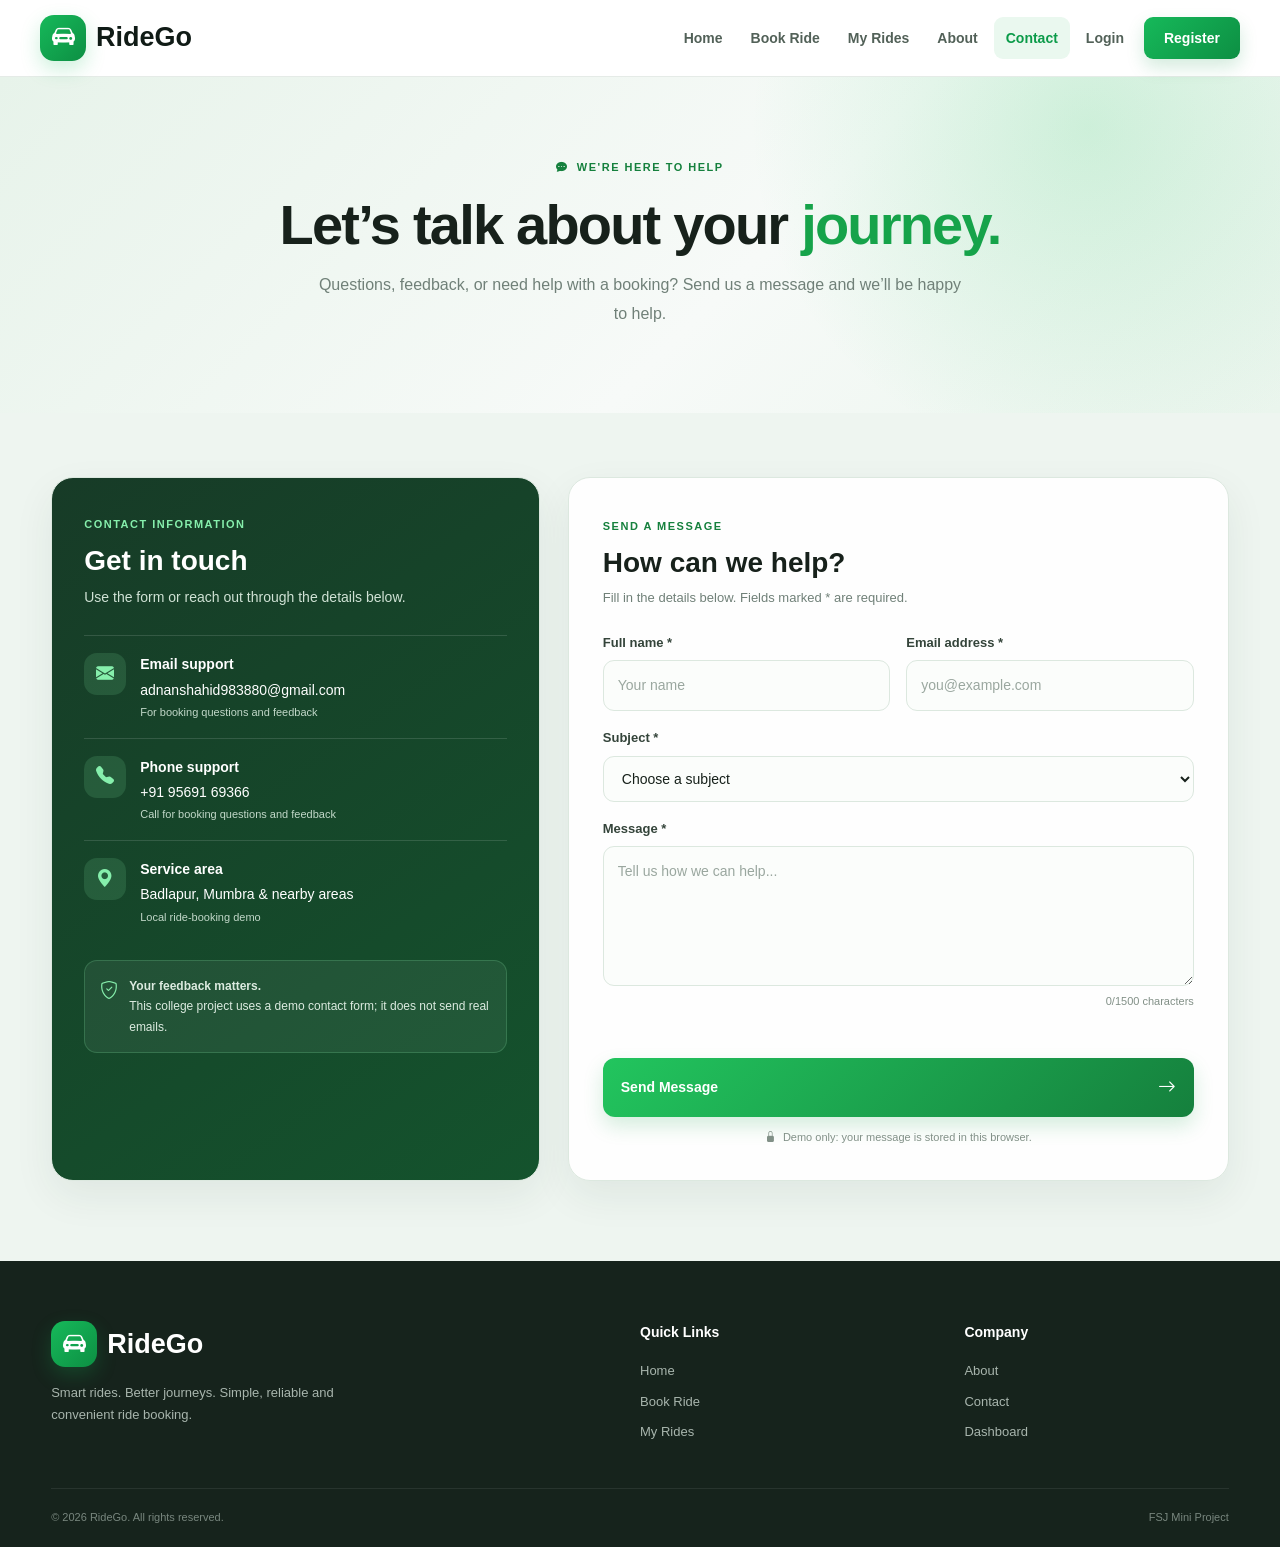
<file: contact.html>
<!DOCTYPE html>
<html lang="en">
<head>
  <meta charset="UTF-8">
  <meta name="viewport" content="width=device-width, initial-scale=1.0">
  <title>Contact Us | RideGo</title>
  <link rel="stylesheet" href="https://cdn.jsdelivr.net/npm/bootstrap-icons@1.11.3/font/bootstrap-icons.min.css">
  <link rel="stylesheet" href="css/style.css">
  <link rel="stylesheet" href="css/contact.css">
  <link rel="stylesheet" href="css/mobile-polish.css">
</head>
<body>
  <header class="navbar">
    <div class="container nav-container">
      <a href="index.html" class="logo" aria-label="RideGo home">
        <span class="logo-icon"><i class="bi bi-car-front-fill"></i></span>
        <span class="logo-name">Ride<span class="logo-highlight">Go</span></span>
      </a>
      <nav class="nav-links" id="mainNavLinks" aria-label="Main navigation">
        <a href="index.html" data-page="index.html">Home</a>
        <a href="book-ride.html" data-page="book-ride.html">Book Ride</a>
        <a href="my-rides.html" data-page="my-rides.html">My Rides</a>
        <a href="about.html" data-page="about.html">About</a>
        <a href="contact.html" data-page="contact.html" class="active">Contact</a>
        <a href="dashboard.html" data-page="dashboard.html" class="nav-dashboard">Dashboard</a>
        <a href="login.html" data-auth="logged-out" class="nav-login">Login</a>
        <a href="register.html" data-auth="logged-out" class="nav-register register-btn">Register</a>
        <a href="#" data-auth="logged-in" class="nav-logout" id="logoutBtn"><i class="bi bi-box-arrow-right"></i> Logout</a>
      </nav>
      <button class="mobile-menu-btn" id="mobileMenuBtn" type="button" aria-label="Toggle navigation" aria-expanded="false"><i class="bi bi-list"></i></button>
    </div>
  </header>

  <main class="contact-page">
    <section class="contact-hero">
      <div class="container contact-hero-inner">
        <span class="contact-eyebrow"><i class="bi bi-chat-dots-fill"></i> WE'RE HERE TO HELP</span>
        <h1>Let’s talk about your <span>journey.</span></h1>
        <p>Questions, feedback, or need help with a booking? Send us a message and we’ll be happy to help.</p>
      </div>
    </section>

    <section class="container contact-layout" aria-label="Contact RideGo">
      <aside class="contact-info">
        <span class="contact-eyebrow">CONTACT INFORMATION</span>
        <h2>Get in touch</h2>
        <p class="contact-muted">Use the form or reach out through the details below.</p>
        <div class="contact-info-item">
          <span class="contact-info-icon"><i class="bi bi-envelope-fill"></i></span>
          <div><strong>Email support</strong><a href="mailto:adnanshahid983880@gmail.com">adnanshahid983880@gmail.com</a><small>For booking questions and feedback</small></div>
        </div>
        <div class="contact-info-item">
          <span class="contact-info-icon"><i class="bi bi-telephone-fill"></i></span>
          <div><strong>Phone support</strong><a href="tel:+919569169366">+91 95691 69366</a><small>Call for booking questions and feedback</small></div>
        </div>
        <div class="contact-info-item">
          <span class="contact-info-icon"><i class="bi bi-geo-alt-fill"></i></span>
          <div><strong>Service area</strong><span>Badlapur, Mumbra & nearby areas</span><small>Local ride-booking demo</small></div>
        </div>
        <div class="contact-note"><i class="bi bi-shield-check"></i><span><strong>Your feedback matters.</strong><br>This college project uses a demo contact form; it does not send real emails.</span></div>
      </aside>

      <section class="contact-form-card">
        <div class="contact-form-heading">
          <span class="contact-eyebrow">SEND A MESSAGE</span>
          <h2>How can we help?</h2>
          <p>Fill in the details below. Fields marked * are required.</p>
        </div>
        <form id="contactForm" novalidate>
          <div class="contact-fields-two">
            <div class="contact-field"><label for="contactName">Full name *</label><input id="contactName" name="name" type="text" placeholder="Your name" maxlength="80" required></div>
            <div class="contact-field"><label for="contactEmail">Email address *</label><input id="contactEmail" name="email" type="email" placeholder="you@example.com" maxlength="120" required></div>
          </div>
          <div class="contact-field"><label for="contactSubject">Subject *</label>
            <select id="contactSubject" name="subject" required>
              <option value="">Choose a subject</option>
              <option>Booking support</option><option>Fare or payment question</option><option>Cancellation</option><option>Feedback or suggestion</option><option>Other</option>
            </select>
          </div>
          <div class="contact-field"><label for="contactMessage">Message *</label><textarea id="contactMessage" name="message" rows="5" placeholder="Tell us how we can help..." maxlength="1500" required></textarea><small class="contact-counter"><span id="messageCount">0</span>/1500 characters</small></div>
          <p id="contactFeedback" class="contact-feedback" role="status" aria-live="polite"></p>
          <button class="contact-submit" type="submit"><span>Send Message</span><i class="bi bi-arrow-right"></i></button>
          <p class="contact-privacy"><i class="bi bi-lock-fill"></i> Demo only: your message is stored in this browser.</p>
        </form>
      </section>
    </section>
  </main>

  <footer class="footer">
    <div class="container footer-container">
      <div class="footer-brand">
        <a href="index.html" class="logo footer-logo"><span class="logo-icon"><i class="bi bi-car-front-fill"></i></span><span class="logo-name">Ride<span>Go</span></span></a>
        <p>Smart rides. Better journeys. Simple, reliable and convenient ride booking.</p>
      </div>
      <div class="footer-links"><h4>Quick Links</h4><a href="index.html">Home</a><a href="book-ride.html">Book Ride</a><a href="my-rides.html">My Rides</a></div>
      <div class="footer-links"><h4>Company</h4><a href="about.html">About</a><a href="contact.html">Contact</a><a href="dashboard.html">Dashboard</a></div>
    </div>
    <div class="container footer-bottom"><p>© 2026 RideGo. All rights reserved.</p><p>FSJ Mini Project</p></div>
  </footer>
  <script src="js/contact.js"></script>
  <script src="js/auth-state.js"></script>
</body>
</html>
</file>
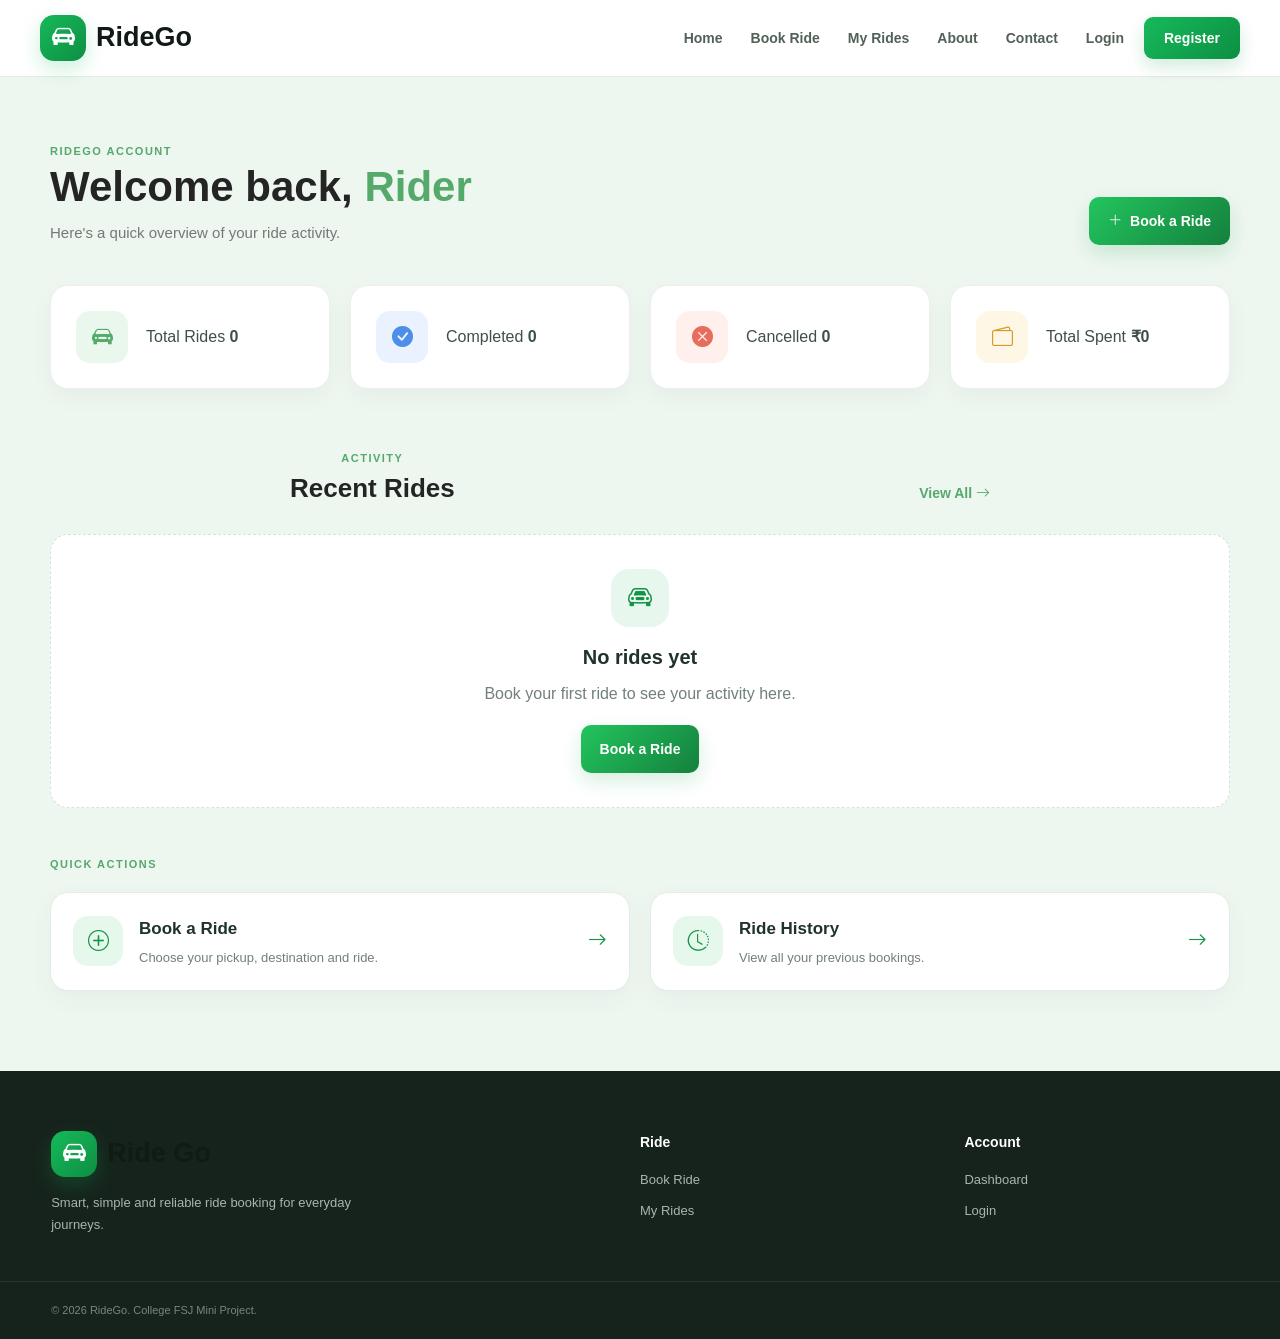
<file: dashboard.html>
<!DOCTYPE html>
<html lang="en">

<head>

    <meta charset="UTF-8">

    <meta
        name="viewport"
        content="width=device-width, initial-scale=1.0"
    >

    <title>Dashboard - RideGo</title>

    <link
        rel="preconnect"
        href="https://fonts.googleapis.com"
    >

    <link
        rel="preconnect"
        href="https://fonts.googleapis.com"
        crossorigin
    >

    <link
        href="https://fonts.googleapis.com/css2?family=Inter:wght@400;500;600;700;800&display=swap"
        rel="stylesheet"
    >

    <link
        rel="stylesheet"
        href="https://cdn.jsdelivr.net/npm/bootstrap-icons@1.11.3/font/bootstrap-icons.min.css"
    >

    <link
        rel="stylesheet"
        href="css/style.css"
    >

    <link
        rel="stylesheet"
        href="css/dashboard.css"
    >

  <link rel="stylesheet" href="css/mobile-polish.css">
</head>


<body>


<!-- NAVBAR -->

<!-- FIXED SINGLE NAVBAR -->
<header class="navbar">
  <div class="container nav-container">
    <a href="index.html" class="logo" aria-label="RideGo home">
      <span class="logo-icon"><i class="bi bi-car-front-fill"></i></span>
      <span class="logo-name">Ride<span class="logo-highlight">Go</span></span>
    </a>
    <nav class="nav-links" id="mainNavLinks" aria-label="Main navigation">
      <a href="index.html" data-page="index.html">Home</a>
      <a href="book-ride.html" data-page="book-ride.html">Book Ride</a>
      <a href="my-rides.html" data-page="my-rides.html">My Rides</a>
      <a href="about.html" data-page="about.html">About</a>
      <a href="contact.html" data-page="contact.html">Contact</a>
      <a href="dashboard.html" data-page="dashboard.html" class="nav-dashboard">Dashboard</a>
      <a href="login.html" data-auth="logged-out" class="nav-login">Login</a>
      <a href="register.html" data-auth="logged-out" class="nav-register register-btn">Register</a>
      <a href="#" data-auth="logged-in" class="nav-logout" id="logoutBtn"><i class="bi bi-box-arrow-right"></i> Logout</a>
    </nav>
    <button class="mobile-menu-btn" id="mobileMenuBtn" type="button" aria-label="Toggle navigation" aria-expanded="false"><i class="bi bi-list"></i></button>
  </div>
</header>

<main class="dashboard-page">


    <div class="container">


        <!-- HEADER -->

        <section class="dashboard-header">

            <div>

                <span class="section-label">
                    RIDEGO ACCOUNT
                </span>

                <h1>
                    Welcome back,
                    <span id="userName">
                        Rider
                    </span>
                </h1>

                <p>
                    Here's a quick overview of your
                    ride activity.
                </p>

            </div>


            <a
                href="book-ride.html"
                class="btn btn-primary"
            >

                <i class="bi bi-plus-lg"></i>

                Book a Ride

            </a>

        </section>



        <!-- STATISTICS -->

        <section class="stats-grid">


            <div class="stat-card">

                <div class="stat-icon green">

                    <i class="bi bi-car-front-fill"></i>

                </div>

                <div>

                    <span>
                        Total Rides
                    </span>

                    <strong id="totalRides">
                        0
                    </strong>

                </div>

            </div>



            <div class="stat-card">

                <div class="stat-icon blue">

                    <i class="bi bi-check-circle-fill"></i>

                </div>

                <div>

                    <span>
                        Completed
                    </span>

                    <strong id="completedRides">
                        0
                    </strong>

                </div>

            </div>



            <div class="stat-card">

                <div class="stat-icon red">

                    <i class="bi bi-x-circle-fill"></i>

                </div>

                <div>

                    <span>
                        Cancelled
                    </span>

                    <strong id="cancelledRides">
                        0
                    </strong>

                </div>

            </div>



            <div class="stat-card">

                <div class="stat-icon orange">

                    <i class="bi bi-wallet2"></i>

                </div>

                <div>

                    <span>
                        Total Spent
                    </span>

                    <strong id="totalSpent">
                        ₹0
                    </strong>

                </div>

            </div>


        </section>



        <!-- RECENT RIDES -->

        <section class="recent-section">


            <div class="section-heading">

                <div>

                    <span class="section-label">
                        ACTIVITY
                    </span>

                    <h2>
                        Recent Rides
                    </h2>

                </div>


                <a
                    href="my-rides.html"
                    class="view-all"
                >

                    View All

                    <i class="bi bi-arrow-right"></i>

                </a>

            </div>



            <div
                id="recentRides"
                class="recent-rides"
            ></div>



            <div
                id="noRecentRides"
                class="no-rides"
            >

                <div class="no-rides-icon">

                    <i class="bi bi-car-front"></i>

                </div>

                <h3>
                    No rides yet
                </h3>

                <p>
                    Book your first ride to see
                    your activity here.
                </p>

                <a
                    href="book-ride.html"
                    class="btn btn-primary"
                >
                    Book a Ride
                </a>

            </div>


        </section>



        <!-- QUICK ACTIONS -->

        <section class="quick-section">


            <span class="section-label">
                QUICK ACTIONS
            </span>


            <div class="quick-grid">


                <a
                    href="book-ride.html"
                    class="quick-card"
                >

                    <div class="quick-icon">

                        <i class="bi bi-plus-circle"></i>

                    </div>

                    <div>

                        <h3>
                            Book a Ride
                        </h3>

                        <p>
                            Choose your pickup,
                            destination and ride.
                        </p>

                    </div>

                    <i class="bi bi-arrow-right"></i>

                </a>



                <a
                    href="my-rides.html"
                    class="quick-card"
                >

                    <div class="quick-icon">

                        <i class="bi bi-clock-history"></i>

                    </div>

                    <div>

                        <h3>
                            Ride History
                        </h3>

                        <p>
                            View all your previous
                            bookings.
                        </p>

                    </div>

                    <i class="bi bi-arrow-right"></i>

                </a>


            </div>


        </section>


    </div>

</main>



<!-- FOOTER -->

<footer class="footer">

    <div class="container footer-container">


        <div class="footer-brand">

            <a
                href="index.html"
                class="logo"
            >

                <span class="logo-icon">

                    <i class="bi bi-car-front-fill"></i>

                </span>

                <span>

                    Ride<span class="logo-highlight">
                        Go
                    </span>

                </span>

            </a>

            <p>
                Smart, simple and reliable ride booking
                for everyday journeys.
            </p>

        </div>



        <div class="footer-links">

            <h4>
                Ride
            </h4>

            <a href="book-ride.html">
                Book Ride
            </a>

            <a href="my-rides.html">
                My Rides
            </a>

        </div>



        <div class="footer-links">

            <h4>
                Account
            </h4>

            <a href="dashboard.html">
                Dashboard
            </a>

            <a href="login.html">
                Login
            </a>

        </div>


    </div>



    <div class="footer-bottom">

        <div class="container">

            <p>
                © 2026 RideGo. College FSJ Mini Project.
            </p>

        </div>

    </div>

</footer>



<script src="js/dashboard.js"></script>
<script src="js/auth-state.js"></script>

</body>

</html>
</file>
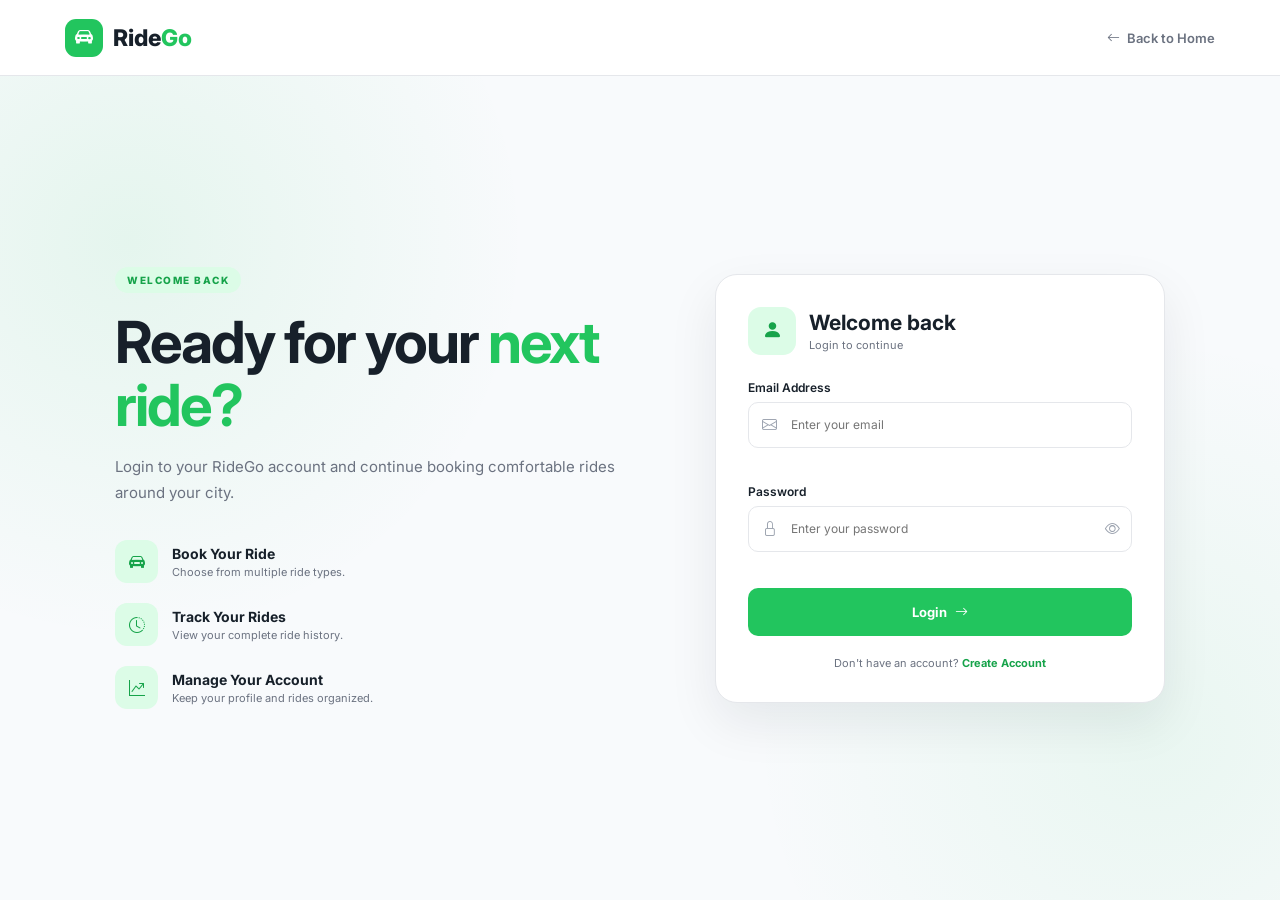
<file: login.html>
<!DOCTYPE html>
<html lang="en">

<head>

    <meta charset="UTF-8">

    <meta
        name="viewport"
        content="width=device-width, initial-scale=1.0"
    >

    <title>Login - RideGo</title>


    <link
        rel="preconnect"
        href="https://fonts.googleapis.com"
    >

    <link
        rel="preconnect"
        href="https://fonts.googleapis.com"
        crossorigin
    >

    <link
        href="https://fonts.googleapis.com/css2?family=Inter:wght@400;500;600;700;800&display=swap"
        rel="stylesheet"
    >


    <link
        rel="stylesheet"
        href="https://cdn.jsdelivr.net/npm/bootstrap-icons@1.11.3/font/bootstrap-icons.min.css"
    >


    <link
        rel="stylesheet"
        href="css/auth.css"
    >

  <link rel="stylesheet" href="css/mobile-polish.css">
</head>


<body>


    <!-- NAVBAR -->

    <header class="auth-navbar">

        <div class="auth-nav-container">

            <a
                href="index.html"
                class="auth-logo"
            >

                <span class="auth-logo-icon">
                    <i class="bi bi-car-front-fill"></i>
                </span>

                <span>
                    Ride<span>Go</span>
                </span>

            </a>


            <a
                href="index.html"
                class="back-home"
            >

                <i class="bi bi-arrow-left"></i>

                Back to Home

            </a>

        </div>

    </header>


    <!-- LOGIN -->

    <main class="auth-page">

        <div class="auth-wrapper login-wrapper">


            <!-- LEFT SIDE -->

            <section class="auth-info">

                <span class="auth-label">
                    WELCOME BACK
                </span>


                <h1>

                    Ready for your
                    <span>next ride?</span>

                </h1>


                <p>

                    Login to your RideGo account
                    and continue booking comfortable
                    rides around your city.

                </p>


                <div class="auth-features">


                    <div class="auth-feature">

                        <div class="feature-icon">
                            <i class="bi bi-car-front-fill"></i>
                        </div>

                        <div>

                            <strong>
                                Book Your Ride
                            </strong>

                            <p>
                                Choose from multiple ride types.
                            </p>

                        </div>

                    </div>


                    <div class="auth-feature">

                        <div class="feature-icon">
                            <i class="bi bi-clock-history"></i>
                        </div>

                        <div>

                            <strong>
                                Track Your Rides
                            </strong>

                            <p>
                                View your complete ride history.
                            </p>

                        </div>

                    </div>


                    <div class="auth-feature">

                        <div class="feature-icon">
                            <i class="bi bi-graph-up-arrow"></i>
                        </div>

                        <div>

                            <strong>
                                Manage Your Account
                            </strong>

                            <p>
                                Keep your profile and rides organized.
                            </p>

                        </div>

                    </div>


                </div>

            </section>


            <!-- LOGIN CARD -->

            <section class="auth-card login-card">


                <div class="auth-card-header">

                    <div class="auth-card-icon">

                        <i class="bi bi-person-fill"></i>

                    </div>


                    <div>

                        <h2>
                            Welcome back
                        </h2>

                        <p>
                            Login to continue
                        </p>

                    </div>

                </div>


                <div
                    id="authMessage"
                    class="auth-message"
                ></div>


                <form id="loginForm">


                    <!-- EMAIL -->

                    <div class="form-group">

                        <label for="loginEmail">
                            Email Address
                        </label>


                        <div class="input-wrapper">

                            <i class="bi bi-envelope"></i>

                            <input
                                type="email"
                                id="loginEmail"
                                placeholder="Enter your email"
                                autocomplete="email"
                            >

                        </div>


                        <small
                            id="loginEmailError"
                            class="error-message"
                        ></small>

                    </div>


                    <!-- PASSWORD -->

                    <div class="form-group">

                        <div class="label-row">

                            <label for="loginPassword">
                                Password
                            </label>

                        </div>


                        <div class="input-wrapper">

                            <i class="bi bi-lock"></i>

                            <input
                                type="password"
                                id="loginPassword"
                                placeholder="Enter your password"
                                autocomplete="current-password"
                            >


                            <button
                                type="button"
                                class="password-toggle"
                                data-target="loginPassword"
                            >

                                <i class="bi bi-eye"></i>

                            </button>

                        </div>


                        <small
                            id="loginPasswordError"
                            class="error-message"
                        ></small>

                    </div>


                    <!-- LOGIN -->

                    <button
                        type="submit"
                        class="auth-submit"
                    >

                        <span>
                            Login
                        </span>

                        <i class="bi bi-arrow-right"></i>

                    </button>


                </form>


                <div class="auth-switch">

                    Don't have an account?

                    <a href="register.html">
                        Create Account
                    </a>

                </div>


            </section>


        </div>

    </main>


    <script src="js/auth.js"></script>

</body>

</html>
</file>
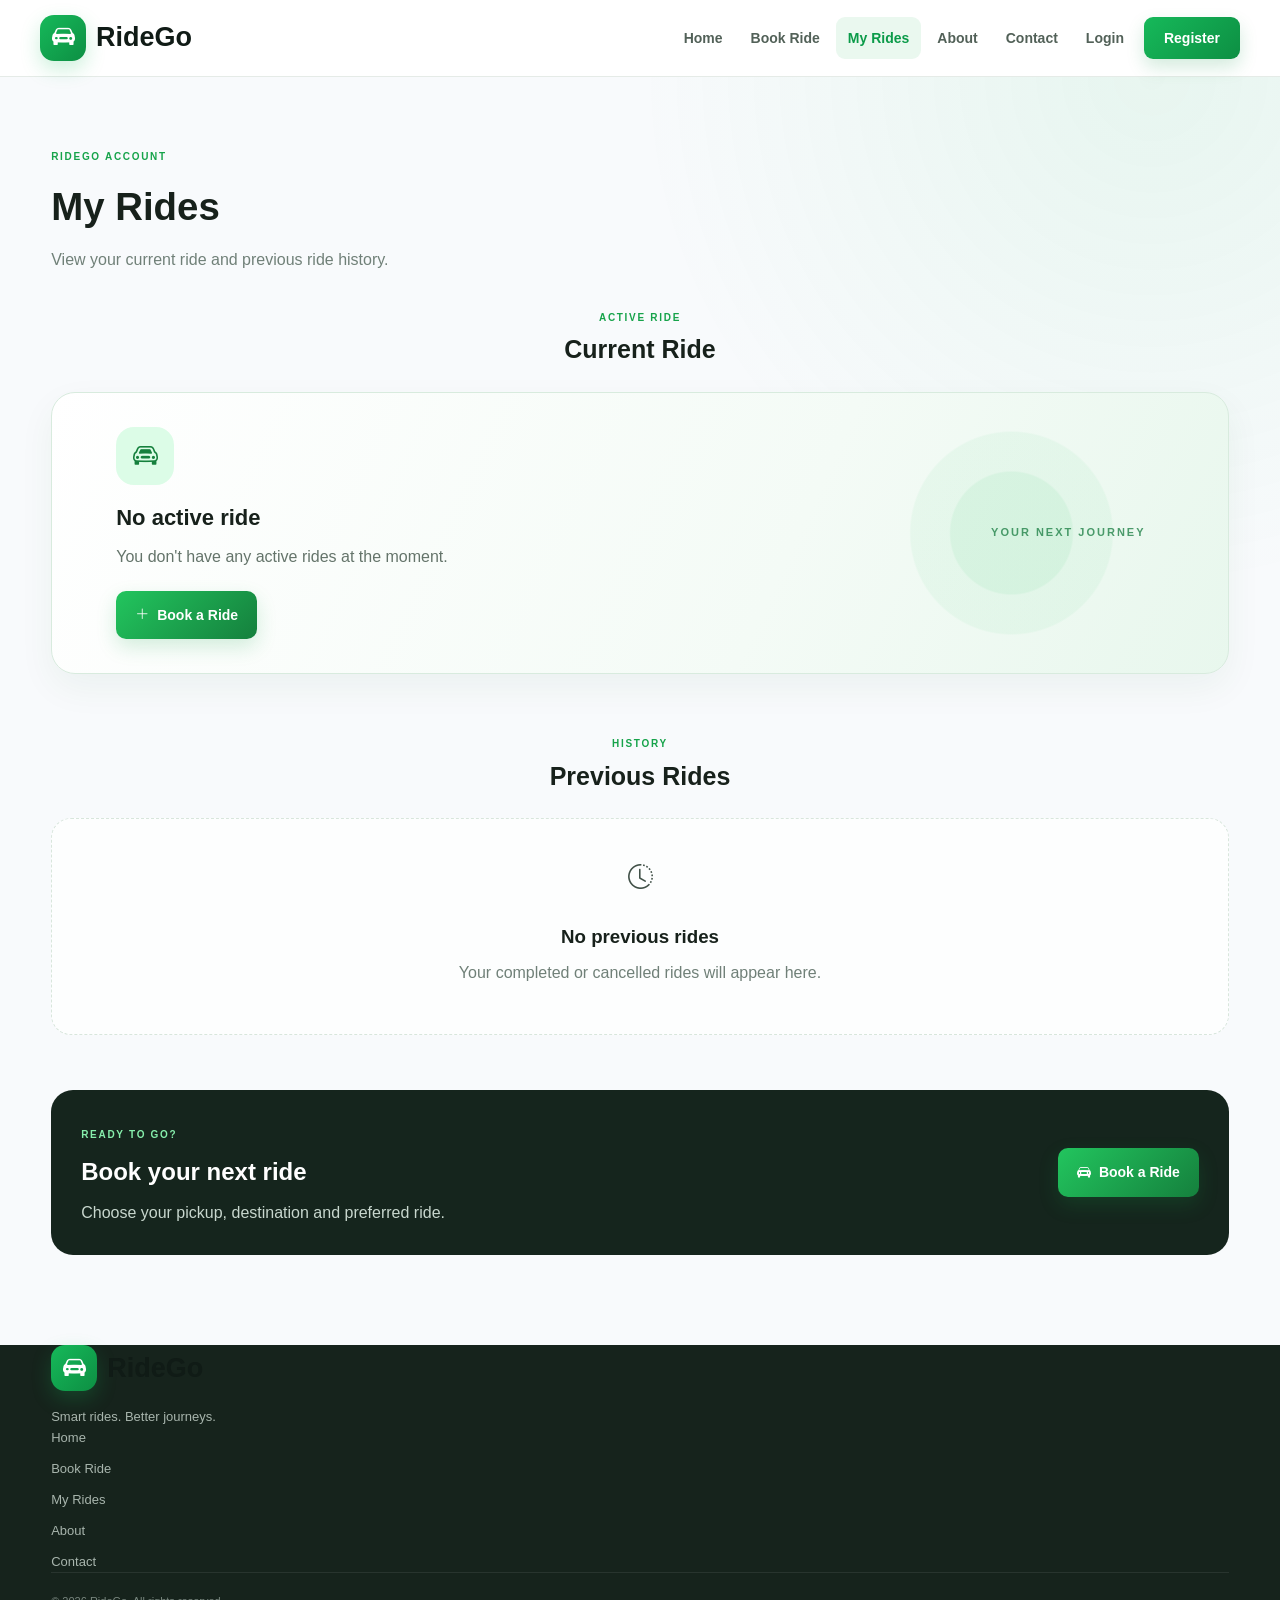
<file: my-rides.html>
<!DOCTYPE html>
<html lang="en">

<head>
    <meta charset="UTF-8">

    <meta name="viewport"
        content="width=device-width, initial-scale=1.0">

    <title>My Rides | RideGo</title>

    <!-- Bootstrap Icons -->
    <link
        rel="stylesheet"
        href="https://cdn.jsdelivr.net/npm/bootstrap-icons@1.11.3/font/bootstrap-icons.min.css">

    <!-- Main CSS -->
    <link rel="stylesheet"
        href="css/style.css">

    <!-- Rides CSS -->
    <link rel="stylesheet"
        href="css/rides.css">
  <link rel="stylesheet" href="css/mobile-polish.css">
</head>


<body>

    <!-- =========================
         NAVBAR
    ========================== -->

    <!-- FIXED SINGLE NAVBAR -->
<header class="navbar">
  <div class="container nav-container">
    <a href="index.html" class="logo" aria-label="RideGo home">
      <span class="logo-icon"><i class="bi bi-car-front-fill"></i></span>
      <span class="logo-name">Ride<span class="logo-highlight">Go</span></span>
    </a>
    <nav class="nav-links" id="mainNavLinks" aria-label="Main navigation">
      <a href="index.html" data-page="index.html">Home</a>
      <a href="book-ride.html" data-page="book-ride.html">Book Ride</a>
      <a href="my-rides.html" data-page="my-rides.html">My Rides</a>
      <a href="about.html" data-page="about.html">About</a>
      <a href="contact.html" data-page="contact.html">Contact</a>
      <a href="dashboard.html" data-page="dashboard.html" class="nav-dashboard">Dashboard</a>
      <a href="login.html" data-auth="logged-out" class="nav-login">Login</a>
      <a href="register.html" data-auth="logged-out" class="nav-register register-btn">Register</a>
      <a href="#" data-auth="logged-in" class="nav-logout" id="logoutBtn"><i class="bi bi-box-arrow-right"></i> Logout</a>
    </nav>
    <button class="mobile-menu-btn" id="mobileMenuBtn" type="button" aria-label="Toggle navigation" aria-expanded="false"><i class="bi bi-list"></i></button>
  </div>
</header>

<main class="rides-page">

        <div class="container">


            <!-- PAGE HEADER -->

            <section class="page-header">

                <span class="section-label">
                    RIDEGO ACCOUNT
                </span>

                <h1>
                    My Rides
                </h1>

                <p>
                    View your current ride and previous
                    ride history.
                </p>

            </section>



            <!-- =========================
                 CURRENT RIDE
            ========================== -->

            <section
                class="current-ride-section"
                id="currentRideSection">

                <div class="section-heading">

                    <div>

                        <span class="section-label">
                            ACTIVE RIDE
                        </span>

                        <h2>
                            Current Ride
                        </h2>

                    </div>

                </div>


                <!-- Current Ride Card -->

                <div
                    class="current-ride-card"
                    id="currentRide">

                    <!-- JavaScript will insert ride here -->

                </div>


                <!-- No Current Ride -->

                <div
                    class="empty-state"
                    id="noCurrentRide"
                    style="display: none;">

                    <div class="empty-icon">

                        <i class="bi bi-car-front"></i>

                    </div>

                    <h3>
                        No active ride
                    </h3>

                    <p>
                        You don't have any active rides
                        at the moment.
                    </p>

                    <a href="book-ride.html"
                        class="btn btn-primary">

                        <i class="bi bi-plus-lg"></i>

                        Book a Ride

                    </a>

                </div>

            </section>



            <!-- =========================
                 PREVIOUS RIDES
            ========================== -->

            <section class="history-section">

                <div class="section-heading">

                    <div>

                        <span class="section-label">
                            HISTORY
                        </span>

                        <h2>
                            Previous Rides
                        </h2>

                    </div>

                </div>


                <div
                    class="rides-history"
                    id="ridesHistory">

                    <!-- JavaScript will insert history -->

                </div>


                <!-- No History -->

                <div
                    class="empty-state"
                    id="noHistory"
                    style="display: none;">

                    <div class="empty-icon">

                        <i class="bi bi-clock-history"></i>

                    </div>

                    <h3>
                        No previous rides
                    </h3>

                    <p>
                        Your completed or cancelled rides
                        will appear here.
                    </p>

                </div>

            </section>



            <!-- =========================
                 BOOK RIDE PROMO
            ========================== -->

            <section class="ride-promo">

                <div>

                    <span class="section-label">
                        READY TO GO?
                    </span>

                    <h2>
                        Book your next ride
                    </h2>

                    <p>
                        Choose your pickup, destination
                        and preferred ride.
                    </p>

                </div>


                <a href="book-ride.html"
                    class="btn btn-primary">

                    <i class="bi bi-car-front-fill"></i>

                    Book a Ride

                </a>

            </section>

        </div>

    </main>



    <!-- =========================
         FOOTER
    ========================== -->

    <footer class="footer">

        <div class="container">

            <div class="footer-content">

                <div class="footer-brand">

                    <a href="index.html"
                        class="logo">

                        <span class="logo-icon">

                            <i class="bi bi-car-front-fill"></i>

                        </span>

                        <span>
                            RideGo
                        </span>

                    </a>

                    <p>
                        Smart rides. Better journeys.
                    </p>

                </div>


                <div class="footer-links">

                    <a href="index.html">
                        Home
                    </a>

                    <a href="book-ride.html">
                        Book Ride
                    </a>

                    <a href="my-rides.html">
                        My Rides
                    </a>

                    <a href="about.html">
                        About
                    </a>

                    <a href="contact.html">
                        Contact
                    </a>

                </div>

            </div>


            <div class="footer-bottom">

                <p>
                    © 2026 RideGo. All rights reserved.
                </p>

            </div>

        </div>

    </footer>



    <!-- =========================
         JAVASCRIPT
    ========================== -->

    <script src="js/rides.js"></script>
    <script src="js/auth-state.js"></script>

</body>

</html>
</file>
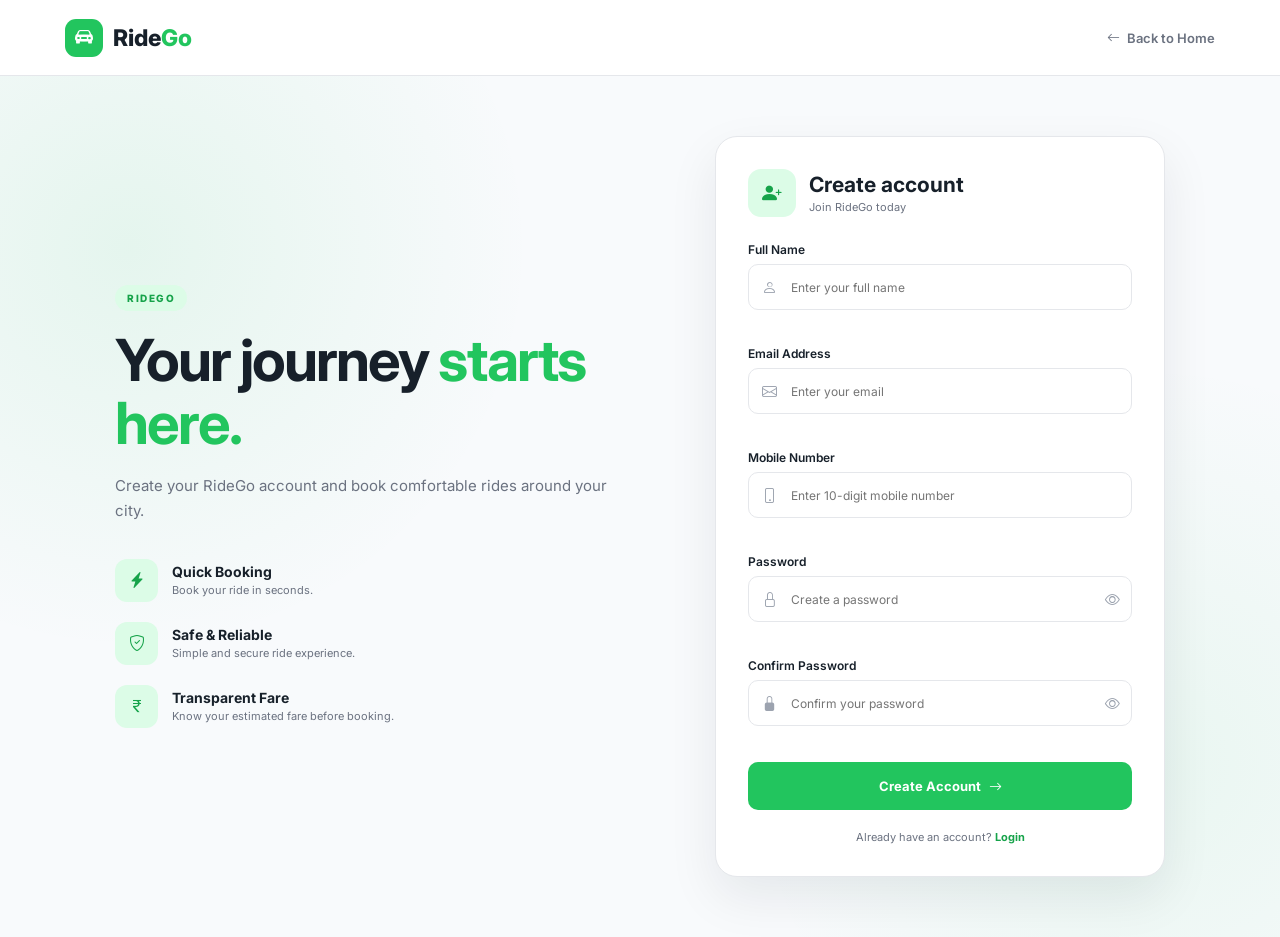
<file: register.html>
<!DOCTYPE html>
<html lang="en">

<head>

    <meta charset="UTF-8">

    <meta
        name="viewport"
        content="width=device-width, initial-scale=1.0"
    >

    <title>Register - RideGo</title>

    <!-- Google Font -->
    <link
        rel="preconnect"
        href="https://fonts.googleapis.com"
    >

    <link
        rel="preconnect"
        href="https://fonts.gstatic.com"
        crossorigin
    >

    <link
        href="https://fonts.googleapis.com/css2?family=Inter:wght@400;500;600;700;800&display=swap"
        rel="stylesheet"
    >

    <!-- Bootstrap Icons -->
    <link
        rel="stylesheet"
        href="https://cdn.jsdelivr.net/npm/bootstrap-icons@1.11.3/font/bootstrap-icons.min.css"
    >

    <!-- Auth CSS -->
    <link
        rel="stylesheet"
        href="css/auth.css"
    >

  <link rel="stylesheet" href="css/mobile-polish.css">
</head>


<body>


    <!-- NAVBAR -->

    <header class="auth-navbar">

        <div class="auth-nav-container">

            <a href="index.html" class="auth-logo">

                <span class="auth-logo-icon">
                    <i class="bi bi-car-front-fill"></i>
                </span>

                <span>
                    Ride<span>Go</span>
                </span>

            </a>

            <a href="index.html" class="back-home">
                <i class="bi bi-arrow-left"></i>
                Back to Home
            </a>

        </div>

    </header>


    <!-- REGISTER PAGE -->

    <main class="auth-page">

        <div class="auth-wrapper">


            <!-- LEFT SIDE -->

            <section class="auth-info">

                <span class="auth-label">
                    RIDEGO
                </span>

                <h1>
                    Your journey
                    <span>starts here.</span>
                </h1>

                <p>
                    Create your RideGo account and book
                    comfortable rides around your city.
                </p>


                <div class="auth-features">

                    <div class="auth-feature">

                        <div class="feature-icon">
                            <i class="bi bi-lightning-charge-fill"></i>
                        </div>

                        <div>
                            <strong>Quick Booking</strong>
                            <p>Book your ride in seconds.</p>
                        </div>

                    </div>


                    <div class="auth-feature">

                        <div class="feature-icon">
                            <i class="bi bi-shield-check"></i>
                        </div>

                        <div>
                            <strong>Safe & Reliable</strong>
                            <p>Simple and secure ride experience.</p>
                        </div>

                    </div>


                    <div class="auth-feature">

                        <div class="feature-icon">
                            <i class="bi bi-currency-rupee"></i>
                        </div>

                        <div>
                            <strong>Transparent Fare</strong>
                            <p>Know your estimated fare before booking.</p>
                        </div>

                    </div>

                </div>

            </section>


            <!-- REGISTER FORM -->

            <section class="auth-card">

                <div class="auth-card-header">

                    <div class="auth-card-icon">
                        <i class="bi bi-person-plus-fill"></i>
                    </div>

                    <div>

                        <h2>
                            Create account
                        </h2>

                        <p>
                            Join RideGo today
                        </p>

                    </div>

                </div>


                <!-- MESSAGE -->

                <div
                    id="authMessage"
                    class="auth-message"
                ></div>


                <form id="registerForm">


                    <!-- FULL NAME -->

                    <div class="form-group">

                        <label for="fullName">
                            Full Name
                        </label>

                        <div class="input-wrapper">

                            <i class="bi bi-person"></i>

                            <input
                                type="text"
                                id="fullName"
                                placeholder="Enter your full name"
                                autocomplete="name"
                            >

                        </div>

                        <small
                            id="fullNameError"
                            class="error-message"
                        ></small>

                    </div>


                    <!-- EMAIL -->

                    <div class="form-group">

                        <label for="registerEmail">
                            Email Address
                        </label>

                        <div class="input-wrapper">

                            <i class="bi bi-envelope"></i>

                            <input
                                type="email"
                                id="registerEmail"
                                placeholder="Enter your email"
                                autocomplete="email"
                            >

                        </div>

                        <small
                            id="emailError"
                            class="error-message"
                        ></small>

                    </div>


                    <!-- MOBILE -->

                    <div class="form-group">

                        <label for="mobile">
                            Mobile Number
                        </label>

                        <div class="input-wrapper">

                            <i class="bi bi-phone"></i>

                            <input
                                type="tel"
                                id="mobile"
                                placeholder="Enter 10-digit mobile number"
                                maxlength="10"
                                autocomplete="tel"
                            >

                        </div>

                        <small
                            id="mobileError"
                            class="error-message"
                        ></small>

                    </div>


                    <!-- PASSWORD -->

                    <div class="form-group">

                        <label for="registerPassword">
                            Password
                        </label>

                        <div class="input-wrapper">

                            <i class="bi bi-lock"></i>

                            <input
                                type="password"
                                id="registerPassword"
                                placeholder="Create a password"
                                autocomplete="new-password"
                            >

                            <button
                                type="button"
                                class="password-toggle"
                                data-target="registerPassword"
                            >
                                <i class="bi bi-eye"></i>
                            </button>

                        </div>

                        <small
                            id="passwordError"
                            class="error-message"
                        ></small>

                    </div>


                    <!-- CONFIRM PASSWORD -->

                    <div class="form-group">

                        <label for="confirmPassword">
                            Confirm Password
                        </label>

                        <div class="input-wrapper">

                            <i class="bi bi-lock-fill"></i>

                            <input
                                type="password"
                                id="confirmPassword"
                                placeholder="Confirm your password"
                                autocomplete="new-password"
                            >

                            <button
                                type="button"
                                class="password-toggle"
                                data-target="confirmPassword"
                            >
                                <i class="bi bi-eye"></i>
                            </button>

                        </div>

                        <small
                            id="confirmPasswordError"
                            class="error-message"
                        ></small>

                    </div>


                    <!-- REGISTER BUTTON -->

                    <button
                        type="submit"
                        class="auth-submit"
                    >

                        <span>
                            Create Account
                        </span>

                        <i class="bi bi-arrow-right"></i>

                    </button>


                </form>


                <!-- LOGIN LINK -->

                <div class="auth-switch">

                    Already have an account?

                    <a href="login.html">
                        Login
                    </a>

                </div>

            </section>

        </div>

    </main>


    <script src="js/auth.js"></script>

</body>

</html>
</file>
<file: css/style.css>
/* =====================================================
   RIDEGO - MAIN STYLE
   ===================================================== */


/* ================= ROOT ================= */

:root {

    --green: #16a34a;
    --green-dark: #15803d;
    --green-light: #dcfce7;

    --dark: #17211b;
    --text: #405047;
    --muted: #708078;

    --white: #ffffff;

    --page: #edf5ef;
    --page-light: #f5f9f6;

    --border: #dce8df;

    --red: #ef4444;
    --blue: #2563eb;
    --orange: #f59e0b;
    --purple: #7c3aed;

    --shadow:
        0 15px 40px rgba(24, 56, 36, 0.09);

    --shadow-hover:
        0 22px 45px rgba(24, 56, 36, 0.15);

}


/* ================= RESET ================= */

* {
    margin: 0;
    padding: 0;
    box-sizing: border-box;
}


html {
    scroll-behavior: smooth;
}


body {

    font-family:
        Arial,
        Helvetica,
        sans-serif;

    color: var(--text);

    background:

        radial-gradient(
            circle at 10% 10%,
            rgba(34, 197, 94, 0.08),
            transparent 25%
        ),

        linear-gradient(
            135deg,
            #edf5ef,
            #f8faf9
        );

    line-height: 1.6;

    overflow-x: hidden;

}


a {
    text-decoration: none;
    color: inherit;
}


button,
input {
    font-family: inherit;
}


button {
    cursor: pointer;
}


.container {

    width: min(1180px, 92%);

    margin: auto;

}


/* =====================================================
   NAVBAR
   ===================================================== */

/* =========================
   NAVBAR
========================= */

.navbar {
    width: 100%;
    background: rgba(255, 255, 255, 0.94);
    border-bottom: 1px solid #e5ebe7;
    position: sticky;
    top: 0;
    z-index: 1000;
    backdrop-filter: blur(12px);
}

.nav-container {
    width: min(1180px, 92%);
    min-height: 76px;
    margin: 0 auto;

    display: flex;
    align-items: center;
    justify-content: space-between;

    gap: 30px;
}

/* Logo */

.logo {
    display: flex;
    align-items: center;
    gap: 10px;

    text-decoration: none;
    color: #101b16;

    font-size: 27px;
    font-weight: 800;

    flex-shrink: 0;
}

.logo-icon {
    width: 46px;
    height: 46px;

    display: flex;
    align-items: center;
    justify-content: center;

    background: linear-gradient(135deg, #16b95a, #0d8f43);
    color: white;

    border-radius: 14px;

    font-size: 23px;

    box-shadow: 0 8px 20px rgba(22, 185, 90, 0.22);
}

/* Navigation */

.nav-links {
    display: flex;
    align-items: center;
    justify-content: flex-end;

    gap: 6px;

    flex-wrap: nowrap;
    white-space: nowrap;

    margin-left: auto;
}

.nav-links a {
    display: inline-flex;
    align-items: center;
    justify-content: center;

    min-height: 42px;

    padding: 0 14px;

    color: #3f4c46;
    text-decoration: none;

    font-size: 15px;
    font-weight: 600;

    border-radius: 10px;

    transition: all 0.2s ease;
}

.nav-links a:hover {
    color: #0b9b49;
    background: #effaf3;
}

/* Active navigation */

.nav-links a.active {
    color: #0b9b49;
    background: #eaf8ef;
}

/* Register */

.nav-links .register-btn {
    margin-left: 4px;

    padding: 0 20px;

    color: white;

    background: linear-gradient(
        135deg,
        #16b95a,
        #0d8f43
    );

    box-shadow: 0 8px 18px rgba(13, 143, 67, 0.18);
}

.nav-links .register-btn:hover {
    color: white;

    background: linear-gradient(
        135deg,
        #0d9f49,
        #087637
    );

    transform: translateY(-1px);
}

/* Logout */

.nav-links .logout-link {
    color: #3f4c46;
}

.nav-links .logout-link:hover {
    color: #dc3545;
    background: #fff1f1;
}

/* Mobile menu */

.mobile-menu-btn {
    display: none;

    width: 42px;
    height: 42px;

    border: 1px solid #dce6e0;
    border-radius: 10px;

    background: white;

    color: #18231e;

    font-size: 21px;

    cursor: pointer;
}

/* =========================
   RESPONSIVE NAVBAR
========================= */

@media (max-width: 1050px) {

    .nav-container {
        gap: 15px;
    }

    .nav-links {
        gap: 2px;
    }

    .nav-links a {
        padding: 0 9px;
        font-size: 14px;
    }

    .nav-links .register-btn {
        padding: 0 14px;
    }
}

@media (max-width: 850px) {

    .nav-container {
        min-height: 70px;
    }

    .mobile-menu-btn {
        display: flex;
        align-items: center;
        justify-content: center;
    }

    .nav-links {
        position: absolute;

        top: 70px;
        left: 4%;
        right: 4%;

        display: none;

        flex-direction: column;
        align-items: stretch;

        padding: 12px;

        background: white;

        border: 1px solid #e1e9e4;
        border-radius: 14px;

        box-shadow: 0 15px 35px rgba(0, 0, 0, 0.1);

        gap: 4px;
    }

    .nav-links.show {
        display: flex;
    }

    .nav-links a {
        width: 100%;
        min-height: 44px;
    }

    .nav-links .register-btn {
        margin-left: 0;
    }
}

/* NAV LINKS */

.nav-links {

    display: flex;

    align-items: center;

    gap: 5px;

}


.nav-links a {

    display: inline-flex;

    align-items: center;

    gap: 6px;

    padding: 9px 12px;

    border-radius: 9px;

    color: #526158;

    font-size: 14px;

    font-weight: 600;

    transition: 0.25s ease;

}


.nav-links a:hover {

    color: var(--green);

    background:
        #effaf2;

}


.nav-links .active {

    color: var(--green);

    background:
        #effaf2;

}


/* REGISTER */

.register-link {

    background:
        var(--green) !important;

    color:
        white !important;

    padding:
        10px 16px !important;

}


.register-link:hover {

    background:
        var(--green-dark) !important;

    color: white !important;

    transform:
        translateY(-2px);

}


/* DASHBOARD */

.dashboard-link {

    background:
        var(--green) !important;

    color:
        white !important;

    padding:
        10px 16px !important;

}


.dashboard-link:hover {

    background:
        var(--green-dark) !important;

    color: white !important;

}


/* LOGOUT */

.logout-link:hover {

    color:
        #dc2626 !important;

    background:
        #fef2f2 !important;

}


/* MOBILE BUTTON */

.mobile-menu {

    display: none;

    border: none;

    width: 42px;

    height: 42px;

    border-radius: 10px;

    background:
        var(--green-light);

    color:
        var(--green-dark);

    font-size: 23px;

}


/* =====================================================
   HERO
   ===================================================== */

.hero {

    position: relative;

    overflow: hidden;

    padding:
        92px 0 105px;

    background:

        radial-gradient(
            circle at 85% 15%,
            rgba(34, 197, 94, 0.17),
            transparent 32%
        ),

        radial-gradient(
            circle at 5% 90%,
            rgba(22, 163, 74, 0.10),
            transparent 28%
        ),

        linear-gradient(
            135deg,
            #e7f3ea,
            #f7faf8 55%,
            #eaf5ed
        );

}


.hero-glow {

    position: absolute;

    border-radius: 50%;

    filter: blur(2px);

    pointer-events: none;

}


.hero-glow-one {

    width: 300px;

    height: 300px;

    right: -120px;

    top: 80px;

    background:
        rgba(34, 197, 94, 0.08);

}


.hero-glow-two {

    width: 220px;

    height: 220px;

    left: -100px;

    bottom: -100px;

    background:
        rgba(22, 163, 74, 0.08);

}


.hero-container {

    position: relative;

    z-index: 1;

    display: grid;

    grid-template-columns:
        1.08fr
        0.92fr;

    align-items: center;

    gap: 70px;

}


/* HERO CONTENT */

.hero-content {

    animation:
        fadeUp 0.7s ease;

}


.hero-badge {

    display: inline-flex;

    align-items: center;

    gap: 7px;

    padding:
        8px 13px;

    margin-bottom:
        20px;

    border:
        1px solid #c9ebd2;

    border-radius:
        30px;

    background:
        rgba(220, 252, 231, 0.75);

    color:
        var(--green-dark);

    font-size:
        12px;

    font-weight:
        700;

}


.hero-content h1 {

    color:
        var(--dark);

    max-width:
        650px;

    font-size:
        clamp(48px, 6vw, 72px);

    line-height:
        1.02;

    letter-spacing:
        -3px;

    margin-bottom:
        23px;

}


.hero-content h1 span {

    color:
        var(--green);

}


.hero-text {

    max-width:
        560px;

    color:
        var(--muted);

    font-size:
        16px;

    line-height:
        1.75;

    margin-bottom:
        28px;

}


/* HERO BUTTONS */

.hero-buttons {

    display:
        flex;

    gap:
        12px;

    flex-wrap:
        wrap;

}


.btn {

    display:
        inline-flex;

    align-items:
        center;

    justify-content:
        center;

    gap:
        8px;

    border-radius:
        10px;

    padding:
        13px 19px;

    font-size:
        14px;

    font-weight:
        700;

    transition:
        0.25s ease;

}


.btn-primary {

    color:
        white;

    background:
        linear-gradient(
            135deg,
            #22c55e,
            #15803d
        );

    box-shadow:
        0 8px 20px
        rgba(22, 163, 74, 0.18);

}


.btn-primary:hover {

    transform:
        translateY(-3px);

    box-shadow:
        0 13px 25px
        rgba(22, 163, 74, 0.25);

}


.btn-outline {

    color:
        var(--dark);

    background:
        rgba(255,255,255,0.75);

    border:
        1px solid var(--border);

}


.btn-outline:hover {

    color:
        var(--green);

    border-color:
        #9bd5ac;

    transform:
        translateY(-3px);

}


/* STATS */

.hero-stats {

    display:
        flex;

    gap:
        42px;

    margin-top:
        37px;

}


.stat {

    display:
        flex;

    flex-direction:
        column;

}


.stat strong {

    color:
        var(--dark);

    font-size:
        21px;

}


.stat span {

    color:
        var(--muted);

    font-size:
        11px;

}


/* =====================================================
   QUICK BOOKING
   ===================================================== */

.quick-booking {

    background:
        rgba(255,255,255,0.96);

    border:
        1px solid #d9e7dd;

    border-radius:
        25px;

    padding:
        30px;

    box-shadow:
        0 25px 55px
        rgba(25, 65, 40, 0.12);

    animation:
        floating 4s ease-in-out infinite;

}


.quick-top {

    display:
        flex;

    align-items:
        flex-start;

    justify-content:
        space-between;

    margin-bottom:
        18px;

}


.quick-label {

    color:
        var(--green);

    font-size:
        10px;

    font-weight:
        800;

    letter-spacing:
        1.5px;

}


.quick-top h2 {

    color:
        var(--dark);

    font-size:
        23px;

    margin-top:
        4px;

}


.quick-icon {

    width:
        48px;

    height:
        48px;

    display:
        flex;

    align-items:
        center;

    justify-content:
        center;

    border-radius:
        14px;

    background:
        var(--green-light);

    color:
        var(--green);

    font-size:
        21px;

}


/* LOCATION */

.location-field {

    display:
        flex;

    align-items:
        center;

    gap:
        13px;

    padding:
        16px 0;

    border-bottom:
        1px solid var(--border);

}


.location-icon {

    width:
        31px;

    height:
        31px;

    display:
        flex;

    align-items:
        center;

    justify-content:
        center;

    flex-shrink:
        0;

    border-radius:
        50%;

}


.location-icon.pickup {

    color:
        var(--green);

}


.location-icon.destination {

    color:
        var(--red);

}


.location-content {

    flex:
        1;

}


.location-content label {

    display:
        block;

    color:
        var(--muted);

    font-size:
        11px;

    font-weight:
        700;

}


.location-content input {

    width:
        100%;

    border:
        none;

    outline:
        none;

    background:
        transparent;

    color:
        var(--dark);

    font-size:
        14px;

    margin-top:
        2px;

}


.location-content input::placeholder {

    color:
        #a0aaa4;

}


/* FIND RIDE */

.find-ride-btn {

    width:
        100%;

    display:
        flex;

    align-items:
        center;

    justify-content:
        center;

    gap:
        10px;

    border:
        none;

    border-radius:
        11px;

    padding:
        14px;

    margin-top:
        20px;

    color:
        white;

    background:
        linear-gradient(
            135deg,
            #22c55e,
            #15803d
        );

    font-size:
        14px;

    font-weight:
        700;

    transition:
        0.25s ease;

}


.find-ride-btn:hover {

    transform:
        translateY(-2px);

    box-shadow:
        0 10px 22px
        rgba(22,163,74,0.22);

}


.safe-booking {

    display:
        flex;

    align-items:
        center;

    justify-content:
        center;

    gap:
        6px;

    color:
        var(--muted);

    font-size:
        11px;

    margin-top:
        13px;

}


/* =====================================================
   SECTION HEADING
   ===================================================== */

.section-heading {

    max-width:
        700px;

    text-align:
        center;

    margin:
        0 auto 48px;

}


.section-label {

    color:
        var(--green);

    font-size:
        10px;

    font-weight:
        800;

    letter-spacing:
        1.7px;

}


.section-heading h2 {

    color:
        var(--dark);

    font-size:
        clamp(31px, 4vw, 43px);

    line-height:
        1.15;

    margin:
        9px 0 13px;

}


.section-heading p {

    color:
        var(--muted);

    font-size:
        14px;

}


/* =====================================================
   RIDE OPTIONS
   ===================================================== */

.ride-options {

    padding:
        105px 0;

    background:

        linear-gradient(
            180deg,
            #f4f8f5,
            #eaf3ed
        );

}


/* GRID */

.ride-grid {

    display:
        grid;

    grid-template-columns:
        repeat(4, 1fr);

    gap:
        20px;

}


/* RIDE CARD */

.ride-card {

    position:
        relative;

    min-height:
        285px;

    display:
        flex;

    flex-direction:
        column;

    padding:
        25px;

    background:
        rgba(255,255,255,0.92);

    border:
        1px solid var(--border);

    border-radius:
        22px;

    box-shadow:
        0 8px 25px
        rgba(22, 55, 35, 0.05);

    overflow:
        hidden;

    transition:
        0.3s ease;

}


.ride-card::before {

    content:
        "";

    position:
        absolute;

    width:
        150px;

    height:
        150px;

    right:
        -80px;

    bottom:
        -80px;

    border-radius:
        50%;

    background:
        rgba(34,197,94,0.08);

}


.ride-card:hover {

    transform:
        translateY(-9px);

    box-shadow:
        var(--shadow-hover);

}


.bike-card:hover {
    border-color: #86efac;
}


.auto-card:hover {
    border-color: #93c5fd;
}


.sedan-card:hover {
    border-color: #fde68a;
}


.suv-card:hover {
    border-color: #c4b5fd;
}


/* CARD TOP */

.ride-card-top {

    display:
        flex;

    align-items:
        center;

    justify-content:
        space-between;

}


.ride-icon {

    width:
        58px;

    height:
        58px;

    display:
        flex;

    align-items:
        center;

    justify-content:
        center;

    border-radius:
        17px;

    font-size:
        25px;

}


.ride-icon.bike {

    background:
        #dcfce7;

    color:
        #16a34a;

}


.ride-icon.auto {

    background:
        #dbeafe;

    color:
        #2563eb;

}


.ride-icon.sedan {

    background:
        #fef3c7;

    color:
        #d97706;

}


.ride-icon.suv {

    background:
        #ede9fe;

    color:
        #7c3aed;

}


.ride-number {

    color:
        #a0aaa4;

    font-size:
        12px;

    font-weight:
        800;

}


/* POPULAR */

.popular {

    border:
        2px solid #b7e5c3;

}


.popular-tag {

    position:
        absolute;

    top:
        16px;

    right:
        16px;

    display:
        flex;

    align-items:
        center;

    gap:
        4px;

    padding:
        5px 8px;

    border-radius:
        20px;

    background:
        #dcfce7;

    color:
        #15803d;

    font-size:
        8px;

    font-weight:
        800;

    letter-spacing:
        0.5px;

}


/* RIDE INFO */

.ride-info {

    position:
        relative;

    z-index:
        1;

    margin-top:
        20px;

}


.ride-info h3 {

    color:
        var(--dark);

    font-size:
        20px;

    margin-bottom:
        6px;

}


.ride-info p {

    min-height:
        48px;

    color:
        var(--muted);

    font-size:
        13px;

    line-height:
        1.6;

}


/* RIDE BOTTOM */

.ride-bottom {

    position:
        relative;

    z-index:
        1;

    display:
        flex;

    align-items:
        flex-end;

    justify-content:
        space-between;

    gap:
        10px;

    margin-top:
        auto;

    padding-top:
        20px;

}


.from {

    display:
        block;

    color:
        #98a39d;

    font-size:
        10px;

    margin-bottom:
        2px;

}


.ride-bottom strong {

    color:
        var(--green-dark);

    font-size:
        18px;

}


.ride-bottom strong span {

    font-size:
        11px;

    color:
        var(--muted);

}


.ride-feature {

    display:
        flex;

    align-items:
        center;

    gap:
        4px;

    color:
        var(--muted);

    font-size:
        10px;

}


.ride-feature i {

    color:
        var(--green);

}


/* =====================================================
   WHY SECTION
   ===================================================== */

.why-section {

    padding:
        105px 0;

    background:

        linear-gradient(
            135deg,
            #e7f2ea,
            #f5f9f6
        );

}


/* WHY GRID */

.why-grid {

    display:
        grid;

    grid-template-columns:
        repeat(3, 1fr);

    gap:
        20px;

}


.why-card {

    padding:
        28px;

    background:
        rgba(255,255,255,0.92);

    border:
        1px solid var(--border);

    border-radius:
        20px;

    transition:
        0.3s ease;

}


.why-card:hover {

    transform:
        translateY(-6px);

    box-shadow:
        var(--shadow);

}


.why-icon {

    width:
        50px;

    height:
        50px;

    display:
        flex;

    align-items:
        center;

    justify-content:
        center;

    margin-bottom:
        17px;

    border-radius:
        14px;

    font-size:
        20px;

}


.why-icon.green {

    background:
        #dcfce7;

    color:
        #16a34a;

}


.why-icon.blue {

    background:
        #dbeafe;

    color:
        #2563eb;

}


.why-icon.orange {

    background:
        #fef3c7;

    color:
        #d97706;

}


.why-icon.purple {

    background:
        #ede9fe;

    color:
        #7c3aed;

}


.why-icon.red {

    background:
        #fee2e2;

    color:
        #ef4444;

}


.why-card h3 {

    color:
        var(--dark);

    font-size:
        17px;

    margin-bottom:
        8px;

}


.why-card p {

    color:
        var(--muted);

    font-size:
        13px;

    line-height:
        1.7;

}


/* =====================================================
   CTA
   ===================================================== */

.cta-section {

    padding:
        85px 0;

    background:
        #edf5ef;

}


.cta-box {

    display:
        flex;

    align-items:
        center;

    justify-content:
        space-between;

    gap:
        30px;

    padding:
        48px 52px;

    border-radius:
        25px;

    color:
        white;

    background:

        radial-gradient(
            circle at 90% 20%,
            rgba(255,255,255,0.13),
            transparent 30%
        ),

        linear-gradient(
            135deg,
            #15803d,
            #16a34a
        );

    box-shadow:
        0 18px 40px
        rgba(22,163,74,0.17);

}


.cta-label {

    color:
        #bbf7d0;

    font-size:
        10px;

    font-weight:
        800;

    letter-spacing:
        1.5px;

}


.cta-box h2 {

    font-size:
        30px;

    line-height:
        1.2;

    margin:
        7px 0;

}


.cta-box p {

    color:
        #dcfce7;

    font-size:
        14px;

}


.cta-button {

    display:
        inline-flex;

    align-items:
        center;

    gap:
        9px;

    flex-shrink:
        0;

    padding:
        13px 19px;

    border-radius:
        10px;

    background:
        white;

    color:
        var(--green-dark);

    font-size:
        14px;

    font-weight:
        700;

    transition:
        0.25s ease;

}


.cta-button:hover {

    transform:
        translateY(-3px);

    box-shadow:
        0 10px 25px
        rgba(0,0,0,0.15);

}


/* =====================================================
   FOOTER
   ===================================================== */

.footer {

    background:
        #16231c;

    color:
        white;

}


.footer-container {

    display:
        grid;

    grid-template-columns:
        2fr 1fr 1fr;

    gap:
        60px;

    padding:
        60px 0 45px;

}


.footer-logo .logo-name {

    color:
        white;

}


.footer-brand p {

    max-width:
        330px;

    margin-top:
        15px;

    color:
        #a8b5ad;

    font-size:
        13px;

    line-height:
        1.7;

}


.footer-links {

    display:
        flex;

    flex-direction:
        column;

    gap:
        10px;

}


.footer-links h4 {

    color:
        white;

    font-size:
        14px;

    margin-bottom:
        7px;

}


.footer-links a {

    width:
        fit-content;

    color:
        #a8b5ad;

    font-size:
        13px;

    transition:
        0.2s ease;

}


.footer-links a:hover {

    color:
        #86efac;

    transform:
        translateX(3px);

}


.footer-bottom {

    display:
        flex;

    align-items:
        center;

    justify-content:
        space-between;

    gap:
        20px;

    padding:
        20px 0;

    border-top:
        1px solid
        rgba(255,255,255,0.08);

}


.footer-bottom p {

    color:
        #78867e;

    font-size:
        11px;

}


/* =====================================================
   ANIMATIONS
   ===================================================== */

@keyframes fadeUp {

    from {

        opacity: 0;

        transform:
            translateY(25px);

    }

    to {

        opacity: 1;

        transform:
            translateY(0);

    }

}


@keyframes floating {

    0%,
    100% {

        transform:
            translateY(0);

    }

    50% {

        transform:
            translateY(-6px);

    }

}


/* =====================================================
   TABLET
   ===================================================== */

@media (max-width: 1050px) {

    .hero-container {

        grid-template-columns:
            1fr;

        gap:
            50px;

    }


    .hero-content {

        text-align:
            center;

    }


    .hero-text {

        margin-left:
            auto;

        margin-right:
            auto;

    }


    .hero-buttons {

        justify-content:
            center;

    }


    .hero-stats {

        justify-content:
            center;

    }


    .quick-booking {

        width:
            min(600px, 100%);

        margin:
            auto;

    }


    .ride-grid {

        grid-template-columns:
            repeat(2, 1fr);

    }

}


/* =====================================================
   MOBILE NAV
   ===================================================== */

@media (max-width: 850px) {

    .navbar {

        height:
            70px;

    }


    .mobile-menu {

        display:
            flex;

        align-items:
            center;

        justify-content:
            center;

    }


    .nav-links {

        display:
            none;

        position:
            absolute;

        top:
            78px;

        left:
            4%;

        right:
            4%;

        flex-direction:
            column;

        align-items:
            stretch;

        padding:
            14px;

        background:
            white;

        border:
            1px solid var(--border);

        border-radius:
            16px;

        box-shadow:
            0 20px 45px
            rgba(15,23,42,0.13);

    }


    .nav-links.show {

        display:
            flex;

    }


    .nav-links a {

        justify-content:
            center;

    }

}


/* =====================================================
   MOBILE
   ===================================================== */

@media (max-width: 600px) {

    .container {

        width:
            92%;

    }


    .hero {

        padding:
            65px 0 75px;

    }


    .hero-content h1 {

        font-size:
            43px;

        letter-spacing:
            -2px;

    }


    .hero-text {

        font-size:
            14px;

    }


    .hero-buttons {

        flex-direction:
            column;

    }


    .hero-buttons .btn {

        width:
            100%;

    }


    .hero-stats {

        gap:
            25px;

    }


    .quick-booking {

        padding:
            23px;

    }


    .ride-options,
    .why-section {

        padding:
            75px 0;

    }


    .ride-grid {

        grid-template-columns:
            1fr;

    }


    .why-grid {

        grid-template-columns:
            1fr;

    }


    .section-heading {

        margin-bottom:
            35px;

    }


    .section-heading h2 {

        font-size:
            30px;

    }


    .cta-section {

        padding:
            60px 0;

    }


    .cta-box {

        flex-direction:
            column;

        align-items:
            flex-start;

        padding:
            35px 27px;

    }


    .cta-box h2 {

        font-size:
            26px;

    }


    .cta-button {

        width:
            100%;

        justify-content:
            center;

    }


    .footer-container {

        grid-template-columns:
            1fr 1fr;

        gap:
            35px;

    }


    .footer-brand {

        grid-column:
            1 / -1;

    }


    .footer-bottom {

        flex-direction:
            column;

        align-items:
            flex-start;

    }

}


/* =====================================================
   SMALL MOBILE
   ===================================================== */

@media (max-width: 400px) {

    .logo {

        font-size:
            20px;

    }


    .logo-icon {

        width:
            37px;

        height:
            37px;

    }


    .hero-content h1 {

        font-size:
            37px;

    }


    .hero-stats {

        gap:
            17px;

    }


    .stat strong {

        font-size:
            17px;

    }


    .footer-container {

        grid-template-columns:
            1fr;

    }

}

/* ===== RideGo stability fixes: shared navbar and softer background ===== */
:root { --ridego-page-bg: #eef5f0; }
body { background: #eef5f0; }
.navbar { width: 100%; position: sticky; top: 0; z-index: 1000; background: rgba(255,255,255,.97); }
.navbar .nav-container { width: min(1200px, 94%); min-height: 76px; display:flex; align-items:center; justify-content:space-between; gap:18px; }
.navbar .nav-links { display:flex; flex-direction:row; align-items:center; justify-content:flex-end; gap:4px; flex-wrap:nowrap; white-space:nowrap; margin-left:auto; }
.navbar .nav-links a[hidden] { display:none !important; }
.navbar .nav-links a { flex:0 0 auto; }
.navbar .logo { flex:0 0 auto; white-space:nowrap; }
.mobile-menu-btn { flex:0 0 42px; }
@media (max-width: 900px) {
  .navbar .nav-container { min-height:68px; position:relative; }
  .navbar .mobile-menu-btn { display:flex; align-items:center; justify-content:center; }
  .navbar .nav-links { display:none; position:absolute; top:calc(100% + 1px); left:0; right:0; margin:0; padding:12px; background:#fff; border:1px solid #dce8df; border-radius:0 0 16px 16px; box-shadow:0 16px 30px rgba(18,50,30,.12); flex-direction:column; align-items:stretch; gap:4px; white-space:normal; }
  .navbar .nav-links.show { display:flex; }
  .navbar .nav-links a { width:100%; justify-content:flex-start; min-height:42px; }
}

/* Reliable mobile hamburger menu — shared across all RideGo pages */
.mobile-menu-btn { position: relative; z-index: 1102; cursor: pointer; pointer-events: auto; }
.navbar .nav-container { position: relative; }
@media (max-width: 900px) {
  .navbar .nav-links {
    z-index: 1101;
    display: none;
    visibility: hidden;
    opacity: 0;
    pointer-events: none;
  }
  .navbar .nav-links.show {
    display: flex !important;
    visibility: visible;
    opacity: 1;
    pointer-events: auto;
  }
  .navbar .mobile-menu-btn { display: inline-flex !important; }
}


/* FINAL FIX: one reliable mobile navigation state across every page */
@media (max-width: 900px) {
  header.navbar { position: sticky; top: 0; z-index: 5000; }
  header.navbar .nav-container { position: relative; }
  header.navbar #mobileMenuBtn { display: inline-flex !important; position: relative; z-index: 5002; align-items: center; justify-content: center; cursor: pointer; pointer-events: auto; }
  header.navbar #mainNavLinks { display: none !important; position: absolute !important; top: calc(100% + 8px) !important; left: 0 !important; right: 0 !important; width: auto !important; max-width: none !important; margin: 0 !important; padding: 12px !important; flex-direction: column !important; align-items: stretch !important; gap: 4px !important; background: #fff !important; border: 1px solid #dce8df !important; border-radius: 14px !important; box-shadow: 0 16px 36px rgba(20,50,30,.18) !important; visibility: visible !important; opacity: 1 !important; pointer-events: auto !important; z-index: 5001 !important; }
  header.navbar #mainNavLinks.show { display: flex !important; }
  header.navbar #mainNavLinks a { display: flex !important; width: 100% !important; min-height: 44px !important; align-items: center !important; padding: 10px 12px !important; white-space: normal !important; }
}


/* IMPORTANT: keep auth-controlled navigation links hidden even when navbar CSS sets display:flex. */
[hidden] {
    display: none !important;
}
</file>
<file: css/mobile-polish.css>
/* RideGo mobile polish: intentionally scoped to small screens only.
   Desktop/tablet layouts and all JavaScript functionality remain untouched. */
@media (max-width: 600px) {
  html { -webkit-text-size-adjust: 100%; }
  body { overflow-x: hidden; }
  img, svg, video, canvas { max-width: 100%; }
  .container { width: min(100% - 28px, 100%); margin-inline: auto; }

  /* Shared navigation */
  .navbar { min-height: 64px; }
  .nav-container, .auth-nav-container { min-height: 64px; gap: 10px; }
  .logo { gap: 8px; min-width: 0; }
  .logo-name { font-size: 22px; }
  .logo-icon { flex: 0 0 auto; }
  .mobile-menu-btn { flex: 0 0 42px; width: 42px; height: 42px; display: inline-flex; align-items: center; justify-content: center; }
  .nav-links { max-width: calc(100vw - 28px); }

  /* Home page */
  .hero { padding-top: 38px; padding-bottom: 30px; }
  .hero-container { grid-template-columns: minmax(0, 1fr); gap: 24px; }
  .hero-content { min-width: 0; }
  .hero h1, .hero-title { font-size: clamp(32px, 9vw, 42px); line-height: 1.12; overflow-wrap: anywhere; }
  .hero-text { font-size: 15px; line-height: 1.65; }
  .hero-buttons { display: grid; grid-template-columns: 1fr; gap: 10px; }
  .hero-buttons .btn { width: 100%; justify-content: center; }
  .hero-stats { display: grid; grid-template-columns: repeat(3, minmax(0, 1fr)); gap: 8px; }
  .hero-stats .stat { min-width: 0; padding: 12px 6px; }
  .quick-booking { width: 100%; min-width: 0; padding: 20px 16px; border-radius: 20px; }
  .quick-top { gap: 12px; }
  .quick-booking .location-field { min-width: 0; gap: 10px; padding-block: 14px; }
  .location-content { min-width: 0; }
  .location-content input, .location-content select { width: 100%; min-width: 0; font-size: 16px; }
  .quick-booking button, .quick-booking .btn { width: 100%; min-height: 46px; }
  .features-grid, .locations-grid, .quick-grid { grid-template-columns: minmax(0, 1fr); gap: 14px; }

  /* Booking page and ride choices */
  .booking-page { padding: 30px 0 42px; }
  .booking-page-heading { margin-bottom: 22px; }
  .booking-page-heading h1, .booking-page h1 { font-size: clamp(30px, 8vw, 38px); line-height: 1.15; }
  .booking-card, .location-card, .fare-card { width: 100%; min-width: 0; padding: 18px 15px; border-radius: 18px; }
  /* Two-column ride choices on mobile (Bike/Auto, Sedan/SUV) */
  .booking-ride-grid { grid-template-columns: repeat(2, minmax(0, 1fr)) !important; gap: 10px; align-items: stretch; }
  .booking-ride-card { min-width: 0; width: 100%; padding: 13px 11px; border-radius: 16px; }
  .booking-ride-card .booking-ride-icon, .booking-ride-card .ride-icon { width: 48px; height: 48px; }
  .booking-ride-card .booking-ride-info { gap: 8px; }
  .booking-ride-card .booking-ride-info span { font-size: 11px; }
  .booking-ride-card .booking-ride-price { font-size: 14px; }
  .booking-ride-content { min-width: 0; }
  .booking-ride-title { font-size: 18px; }
  .ride-selection { grid-template-columns: repeat(2, minmax(0, 1fr)); gap: 10px; }
  /* Compact fare summary: 2 columns, three balanced rows */
  .fare-section { margin-top: 24px; }
  .fare-card { margin-top: 0; padding: 17px 13px; border-radius: 18px; }
  .fare-header { gap: 10px; margin-bottom: 16px; }
  .fare-header h2 { font-size: 21px; line-height: 1.25; }
  .fare-icon { flex: 0 0 40px; width: 40px; height: 40px; }
  .summary-grid { grid-template-columns: repeat(2, minmax(0, 1fr)); gap: 9px; }
  .summary-item { min-width: 0; min-height: 76px; padding: 12px 10px; border-radius: 12px; overflow-wrap: anywhere; }
  .summary-label { margin-bottom: 6px; font-size: 11px; line-height: 1.3; }
  .summary-item strong { font-size: 14px; line-height: 1.35; }
  .summary-item .fare-price { font-size: 21px; }
  .fare-formula { align-items: flex-start; padding: 11px; font-size: 12px; line-height: 1.45; }
  .fare-card .btn, .fare-card button { width: 100%; }
  .booking-page button, .booking-page .btn, .fare-card button, .confirmation-actions .btn { min-height: 46px; }

  /* Confirmation and My Rides */
  .confirmation-page, .rides-page, .dashboard-page, .about-page { padding-top: 28px; padding-bottom: 38px; }
  .booking-card-header { gap: 12px; }
  .ride-details { grid-template-columns: repeat(2, minmax(0, 1fr)); gap: 8px; }
  .detail-item { min-width: 0; padding: 12px 9px; overflow-wrap: anywhere; }
  .detail-item strong { overflow-wrap: anywhere; }
  .driver-card { min-width: 0; }
  .vehicle-info { min-width: 0; overflow-wrap: anywhere; }
  .confirmation-actions { display: grid; grid-template-columns: 1fr; gap: 10px; }
  .confirmation-actions .btn { width: 100%; }
  .rides-history, .current-ride-section, .recent-rides { min-width: 0; }
  .current-ride-card, .ride-promo, .no-rides { padding: 18px 14px; }

  /* Dashboard */
  .dashboard-header { align-items: flex-start; gap: 12px; flex-direction: column; }
  .stats-grid { grid-template-columns: repeat(2, minmax(0, 1fr)); gap: 10px; }
  .stat-card { min-width: 0; padding: 14px 12px; }
  .stat-card * { overflow-wrap: anywhere; }
  .recent-rides { overflow-x: auto; }

  /* Login and Register */
  .auth-page { min-height: 100svh; padding: 24px 14px; align-items: flex-start; }
  .auth-wrapper { width: 100%; max-width: 440px; margin: auto; }
  .auth-card { width: 100%; padding: 24px 18px; border-radius: 20px; }
  .auth-card-header h1 { font-size: 28px; line-height: 1.2; }
  .auth-features { grid-template-columns: 1fr; gap: 10px; }
  .auth-submit { width: 100%; min-height: 48px; }
  .auth-card input, .auth-card select { width: 100%; min-width: 0; font-size: 16px; }

  /* Contact and About */
  .contact-hero { padding: 34px 0 24px; }
  .contact-layout { width: min(100% - 28px, 100%); padding-top: 20px; padding-bottom: 34px; gap: 14px; }
  .contact-info, .contact-form-card { min-width: 0; padding: 20px 16px; border-radius: 18px; }
  .contact-form-heading h2, .contact-hero h1 { font-size: clamp(27px, 7.5vw, 34px); line-height: 1.2; }
  .contact-fields-two { grid-template-columns: minmax(0, 1fr); gap: 0; }
  .contact-field input, .contact-field select, .contact-field textarea { width: 100%; min-width: 0; font-size: 16px; }
  .contact-submit { width: 100%; min-height: 48px; }
  .about-hero { padding-block: 32px; }
  .mission-card, .feature-card { min-width: 0; padding: 18px 15px; }

  /* Shared footer: remove oversized mobile gaps and stack cleanly */
  .footer { margin-top: 28px; }
  .footer-content { grid-template-columns: minmax(0, 1fr); gap: 22px; padding-top: 28px; padding-bottom: 24px; }
  .footer-brand, .footer-links { min-width: 0; }
  .footer-links { display: grid; grid-template-columns: repeat(2, minmax(0, 1fr)); gap: 10px 16px; }
  .footer-bottom { padding: 14px 0; text-align: center; }
}

@media (max-width: 380px) {
  .container { width: min(100% - 22px, 100%); }
  .hero-stats { grid-template-columns: 1fr; }
  .quick-booking { padding: 17px 13px; }
  .ride-details, .stats-grid { grid-template-columns: minmax(0, 1fr); }
  .booking-ride-grid, .ride-selection, .summary-grid { grid-template-columns: repeat(2, minmax(0, 1fr)) !important; gap: 8px; }
  .booking-ride-card { padding: 11px 9px; }
  .summary-item { padding: 10px 8px; }
  .auth-card { padding: 21px 15px; }
  .footer-links { grid-template-columns: 1fr; }
}

/* Mobile-only centering fix for the Book Ride location card.
   No desktop rules are changed. */
@media screen and (max-width: 600px) {
  .booking-page > .container {
    width: calc(100% - 28px);
    max-width: 100%;
    margin-left: auto;
    margin-right: auto;
    padding-left: 0;
    padding-right: 0;
    box-sizing: border-box;
  }

  .booking-page .location-card {
    display: block;
    width: 100%;
    max-width: 100%;
    margin-left: auto;
    margin-right: auto;
    box-sizing: border-box;
  }

  .booking-page .location-card,
  .booking-page .location-card * {
    min-width: 0;
  }
}

/* Mobile-only: center the entire 'Your ride summary' section.
   Desktop layout and all JavaScript remain unchanged. */
@media screen and (max-width: 600px) {
  .booking-page .fare-section {
    width: 100%;
    max-width: 100%;
    margin-left: auto;
    margin-right: auto;
    justify-self: center;
    box-sizing: border-box;
  }

  .booking-page .fare-section .fare-card {
    width: 100%;
    max-width: 100%;
    margin-left: auto;
    margin-right: auto;
    box-sizing: border-box;
  }
}

/* Mobile footer refinement: compact two-column navigation.
   Scoped to small screens so desktop remains unchanged. */
@media screen and (max-width: 600px) {
  .footer .footer-container {
    display: grid;
    grid-template-columns: repeat(2, minmax(0, 1fr));
    align-items: start;
    gap: 22px 18px;
    padding: 24px 16px 20px;
    box-sizing: border-box;
  }

  .footer .footer-brand {
    grid-column: 1 / -1;
    width: 100%;
    margin: 0;
  }

  .footer .footer-brand p {
    max-width: 34ch;
    margin: 12px 0 0;
    line-height: 1.5;
  }

  .footer .footer-links {
    display: flex;
    flex-direction: column;
    align-items: flex-start;
    gap: 9px;
    min-width: 0;
    margin: 0;
  }

  .footer .footer-links h4 {
    margin: 0 0 3px;
    font-size: 14px;
  }

  .footer .footer-links a {
    line-height: 1.4;
    overflow-wrap: anywhere;
  }

  .footer .footer-bottom {
    padding: 13px 12px;
    text-align: center;
  }

  .footer .footer-bottom p {
    margin: 0;
    font-size: 11px;
    line-height: 1.5;
  }
}

/* Additional mobile layout refinements based on device screenshots.
   Every rule below is limited to phones; desktop styling is untouched. */
@media screen and (max-width: 600px) {
  /* Home hero: keep the three metrics in one balanced row. */
  .hero .hero-stats {
    display: grid !important;
    grid-template-columns: repeat(3, minmax(0, 1fr)) !important;
    gap: 8px !important;
    width: 100%;
    margin-top: 20px;
  }
  .hero .hero-stats .stat {
    display: flex;
    flex-direction: column;
    align-items: center;
    justify-content: center;
    text-align: center;
    padding: 12px 4px !important;
    min-width: 0;
    border-radius: 12px;
  }
  .hero .hero-stats .stat strong { font-size: clamp(16px, 4.8vw, 20px); line-height: 1.2; }
  .hero .hero-stats .stat span { font-size: 11px; line-height: 1.35; }

  /* Home ride-option cards: two columns, two rows. */
  .ride-options .ride-grid {
    display: grid !important;
    grid-template-columns: repeat(2, minmax(0, 1fr)) !important;
    gap: 12px !important;
    align-items: stretch;
  }
  .ride-options .ride-card {
    min-width: 0;
    width: 100%;
    padding: 16px 13px !important;
    border-radius: 17px;
    box-sizing: border-box;
  }
  .ride-options .ride-card-top { gap: 8px; align-items: flex-start; }
  .ride-options .ride-card h3 { font-size: 17px; line-height: 1.25; overflow-wrap: anywhere; }
  .ride-options .ride-card p { font-size: 12px; line-height: 1.45; }
  .ride-options .ride-card .ride-icon { width: 46px; height: 46px; flex: 0 0 46px; }
  .ride-options .ride-card .ride-card-bottom,
  .ride-options .ride-card .ride-features { gap: 8px; flex-wrap: wrap; }
  .ride-options .ride-card .ride-price,
  .ride-options .ride-card .price { font-size: 14px; }

  /* About page: feature cards become compact two-column tiles. */
  .about-page .features-grid,
  .features-section .features-grid {
    display: grid !important;
    grid-template-columns: repeat(2, minmax(0, 1fr)) !important;
    gap: 12px !important;
    align-items: stretch;
  }
  .about-page .feature-card,
  .features-section .feature-card {
    min-width: 0;
    width: 100%;
    padding: 17px 13px !important;
    border-radius: 16px;
    box-sizing: border-box;
  }
  .about-page .feature-card .feature-icon,
  .features-section .feature-card .feature-icon { width: 42px; height: 42px; margin-bottom: 12px; }
  .about-page .feature-card h3,
  .features-section .feature-card h3 { font-size: 15px; line-height: 1.35; }
  .about-page .feature-card p,
  .features-section .feature-card p { font-size: 12px; line-height: 1.5; }
}

@media screen and (max-width: 380px) {
  .ride-options .ride-card,
  .about-page .feature-card,
  .features-section .feature-card { padding: 14px 10px !important; }
  .ride-options .ride-card h3 { font-size: 16px; }
}

/* Home page feature tiles: compact 2-column mobile layout only. */
@media screen and (max-width: 600px) {
  .why-grid {
    display: grid !important;
    grid-template-columns: repeat(2, minmax(0, 1fr)) !important;
    gap: 12px !important;
    align-items: stretch;
    width: 100%;
    margin-left: auto;
    margin-right: auto;
  }
  .why-grid .why-card {
    min-width: 0;
    width: 100%;
    margin: 0 !important;
    padding: 17px 13px !important;
    box-sizing: border-box;
    border-radius: 16px;
  }
  .why-grid .why-card h3 {
    font-size: 15px;
    line-height: 1.35;
    overflow-wrap: anywhere;
  }
  .why-grid .why-card p {
    font-size: 12px;
    line-height: 1.5;
  }
  .why-grid .why-icon {
    width: 42px;
    height: 42px;
    margin-bottom: 12px;
  }
}
@media screen and (max-width: 380px) {
  .why-grid .why-card { padding: 14px 10px !important; }
}

/* Tighten oversized vertical gaps on the Home page (phones only).
   Desktop styling is intentionally unchanged. */
@media screen and (max-width: 600px) {
  .ride-options,
  .why-section {
    padding-top: 38px !important;
    padding-bottom: 38px !important;
  }

  .ride-options .section-heading,
  .why-section .section-heading {
    margin-top: 0 !important;
    margin-bottom: 20px !important;
  }

  .ride-options .ride-grid {
    margin-top: 0 !important;
    row-gap: 12px !important;
  }

  .ride-options .ride-card {
    min-height: 0 !important;
    height: auto !important;
  }

  .why-grid {
    margin-top: 0 !important;
    row-gap: 12px !important;
  }

  .why-grid .why-card {
    min-height: 0 !important;
    height: auto !important;
  }

  .cta-section {
    padding-top: 28px !important;
    padding-bottom: 32px !important;
  }

  .cta-box {
    margin-top: 0 !important;
    padding: 24px 18px !important;
    gap: 18px !important;
  }

  .footer {
    margin-top: 0 !important;
  }
}
</file>
<file: css/about.css>
/* =========================================
   RideGo About Page
========================================= */


/* =========================================
   About Hero
========================================= */

.about-hero {
    padding: 90px 0;
    background:
        linear-gradient(
            135deg,
            #f3fbf5 0%,
            #ffffff 60%
        );
    text-align: center;
}

.about-label {
    display: inline-block;
    margin-bottom: 15px;
    font-size: 12px;
    font-weight: 700;
    letter-spacing: 2px;
    color: #54a96b;
}

.about-hero h1 {
    max-width: 800px;
    margin: 0 auto 20px;
    font-size: 52px;
    line-height: 1.1;
    color: #242424;
}

.about-hero h1 span {
    color: #54a96b;
}

.about-hero p {
    max-width: 680px;
    margin: 0 auto;
    color: #777;
    font-size: 17px;
    line-height: 1.8;
}


/* =========================================
   About Intro
========================================= */

.about-intro {
    padding: 90px 0;
    background: #ffffff;
}

.about-intro-grid {
    display: grid;
    grid-template-columns: 1.3fr 0.7fr;
    gap: 70px;
    align-items: center;
}

.about-intro-content h2 {
    margin: 10px 0 22px;
    font-size: 38px;
    line-height: 1.2;
    color: #242424;
}

.about-intro-content p {
    margin: 0 0 15px;
    color: #777;
    line-height: 1.8;
    font-size: 15px;
}

.section-label {
    font-size: 11px;
    font-weight: 700;
    letter-spacing: 1.5px;
    color: #54a96b;
}


/* Highlight Card */

.about-highlight {
    padding: 45px 35px;
    border-radius: 24px;
    background: #f3fbf5;
    border: 1px solid #dcefe0;
    text-align: center;
}

.highlight-icon {
    width: 70px;
    height: 70px;
    margin: 0 auto 22px;
    display: flex;
    align-items: center;
    justify-content: center;
    border-radius: 20px;
    background: #54a96b;
    color: #ffffff;
    font-size: 28px;
}

.about-highlight h3 {
    margin: 0 0 12px;
    font-size: 22px;
    color: #333;
}

.about-highlight p {
    margin: 0;
    color: #777;
    line-height: 1.7;
}


/* =========================================
   Features
========================================= */

.features-section {
    padding: 90px 0;
    background: #f8faf8;
}

.section-heading.centered {
    text-align: center;
    margin-bottom: 50px;
}

.section-heading.centered h2 {
    margin: 10px auto 12px;
    max-width: 650px;
    font-size: 36px;
    color: #242424;
}

.section-heading.centered p {
    margin: 0 auto;
    max-width: 600px;
    color: #777;
    line-height: 1.7;
}


.features-grid {
    display: grid;
    grid-template-columns: repeat(3, 1fr);
    gap: 22px;
}


.feature-card {
    padding: 30px;
    background: #ffffff;
    border: 1px solid #eeeeee;
    border-radius: 18px;
    transition:
        transform 0.25s ease,
        box-shadow 0.25s ease;
}

.feature-card:hover {
    transform: translateY(-5px);
    box-shadow:
        0 15px 35px rgba(0, 0, 0, 0.07);
}


.feature-icon {
    width: 50px;
    height: 50px;
    margin-bottom: 20px;
    display: flex;
    align-items: center;
    justify-content: center;
    border-radius: 14px;
    background: #eaf7ed;
    color: #54a96b;
    font-size: 21px;
}


.feature-card h3 {
    margin: 0 0 10px;
    font-size: 18px;
    color: #333;
}


.feature-card p {
    margin: 0;
    color: #777;
    font-size: 14px;
    line-height: 1.7;
}


/* =========================================
   Mission
========================================= */

.mission-section {
    padding: 80px 0;
    background: #ffffff;
}


.mission-card {
    display: flex;
    align-items: center;
    gap: 30px;
    padding: 45px;
    border-radius: 22px;
    background: #242b26;
    color: #ffffff;
}


.mission-icon {
    width: 70px;
    height: 70px;
    min-width: 70px;
    display: flex;
    align-items: center;
    justify-content: center;
    border-radius: 18px;
    background: #54a96b;
    font-size: 28px;
}


.mission-card .section-label {
    color: #8bd29b;
}


.mission-card h2 {
    margin: 8px 0 12px;
    font-size: 30px;
}


.mission-card p {
    max-width: 700px;
    margin: 0;
    color: #c8cec9;
    line-height: 1.7;
}


/* =========================================
   CTA
========================================= */

.about-cta {
    padding: 90px 0;
    text-align: center;
    background: #f3fbf5;
}


.cta-content h2 {
    margin: 10px 0 12px;
    font-size: 38px;
    color: #242424;
}


.cta-content p {
    margin: 0 0 25px;
    color: #777;
}


.cta-content .btn {
    display: inline-flex;
    align-items: center;
    gap: 8px;
}


/* =========================================
   Responsive
========================================= */

@media (max-width: 900px) {

    .about-hero h1 {
        font-size: 44px;
    }

    .about-intro-grid {
        grid-template-columns: 1fr;
        gap: 40px;
    }

    .features-grid {
        grid-template-columns: repeat(2, 1fr);
    }

}


@media (max-width: 600px) {

    .about-hero {
        padding: 65px 0;
    }

    .about-hero h1 {
        font-size: 35px;
    }

    .about-hero p {
        font-size: 15px;
    }

    .about-intro,
    .features-section,
    .mission-section,
    .about-cta {
        padding: 60px 0;
    }

    .about-intro-content h2 {
        font-size: 30px;
    }

    .section-heading.centered h2 {
        font-size: 29px;
    }

    .features-grid {
        grid-template-columns: 1fr;
    }

    .mission-card {
        flex-direction: column;
        align-items: flex-start;
        padding: 30px;
    }

    .mission-card h2 {
        font-size: 25px;
    }

    .cta-content h2 {
        font-size: 30px;
    }

}
</file>
<file: css/booking.css>
/* =========================================================
   RIDEGO - BOOK RIDE PAGE
   ========================================================= */

:root {
    --green: #16a34a;
    --green-dark: #15803d;
    --green-light: #ecfdf3;
    --text: #17201a;
    --muted: #66736b;
    --bg: #f1f7f3;
    --white: #ffffff;
    --border: #dce8df;
    --shadow: 0 18px 45px rgba(21, 65, 38, 0.09);
}

/* =========================
   BOOKING PAGE
   ========================= */

.booking-page {
    min-height: 100vh;
    padding-bottom: 80px;

    background:
        radial-gradient(
            circle at 8% 8%,
            rgba(34, 197, 94, 0.13),
            transparent 28%
        ),
        radial-gradient(
            circle at 92% 25%,
            rgba(22, 163, 74, 0.09),
            transparent 30%
        ),
        linear-gradient(
            180deg,
            #f7fbf8 0%,
            #eef6f1 100%
        );

    color: var(--text);
}

/* =========================
   PAGE HEADING
   ========================= */

.booking-page-heading {
    max-width: 850px;
    margin: 0 auto;
    padding: 65px 20px 40px;
    text-align: center;
}

.booking-page-heading .section-label,
.booking-section-heading .section-label {
    display: inline-block;
    margin-bottom: 12px;

    color: var(--green-dark);

    font-size: 12px;
    font-weight: 800;
    letter-spacing: 2px;
    text-transform: uppercase;
}

.booking-page-heading h1 {
    margin: 0;

    color: var(--text);

    font-size: clamp(40px, 5vw, 58px);
    line-height: 1.08;
    font-weight: 800;
}

.booking-page-heading h1 span,
.booking-section-heading h2 span {
    color: var(--green);
}

.booking-page-heading p {
    max-width: 700px;
    margin: 18px auto 0;

    color: var(--muted);

    font-size: 16px;
    line-height: 1.7;
}

/* =========================
   LOCATION CARD
   ========================= */

.location-card {
    max-width: 1000px;
    margin: 0 auto;
    padding: 34px;

    background: rgba(255, 255, 255, 0.96);

    border: 1px solid var(--border);
    border-radius: 24px;

    box-shadow: var(--shadow);
}

.card-title {
    display: flex;
    align-items: flex-start;
    gap: 16px;

    margin-bottom: 30px;
}

.card-title-icon {
    width: 52px;
    height: 52px;
    flex: 0 0 52px;

    display: flex;
    align-items: center;
    justify-content: center;

    border-radius: 15px;

    background: var(--green-light);
    color: var(--green-dark);

    font-size: 22px;
}

.card-title h2 {
    margin: 0 0 5px;

    font-size: 24px;
    line-height: 1.2;
}

.card-title p {
    margin: 0;

    color: var(--muted);

    font-size: 14px;
}

/* =========================
   LOCATION FORM
   ========================= */

.locations-grid {
    display: grid;
    grid-template-columns: 1fr 1fr;
    gap: 22px;
}

.form-group {
    display: flex;
    flex-direction: column;
    gap: 9px;
}

.form-group label {
    color: var(--text);

    font-size: 14px;
    font-weight: 700;
}

.form-group label i {
    margin-right: 7px;
    color: var(--green);
}

.form-group select {
    width: 100%;
    height: 52px;

    padding: 0 16px;

    border: 1px solid var(--border);
    border-radius: 13px;

    background: #ffffff;
    color: #26312a;

    font-size: 14px;

    outline: none;
    cursor: pointer;

    transition: 0.2s ease;
}

.form-group select:hover {
    border-color: #b8d4c0;
}

.form-group select:focus {
    border-color: var(--green);

    box-shadow:
        0 0 0 4px rgba(22, 163, 74, 0.10);
}

/* =========================
   CALCULATE BUTTON
   ========================= */

.calculate-btn {
    margin-top: 24px;

    min-height: 50px;
    padding: 0 24px;

    border: none;
    border-radius: 12px;

    background:
        linear-gradient(
            135deg,
            #22c55e,
            #15803d
        );

    color: white;

    font-size: 15px;
    font-weight: 700;

    cursor: pointer;

    box-shadow:
        0 9px 22px rgba(22, 163, 74, 0.23);

    transition:
        transform 0.2s ease,
        box-shadow 0.2s ease;
}

.calculate-btn:hover {
    transform: translateY(-2px);

    box-shadow:
        0 13px 28px rgba(22, 163, 74, 0.28);
}

.form-error {
    min-height: 20px;
    margin: 10px 0 0;

    color: #dc2626;

    font-size: 13px;
    font-weight: 600;
}

/* =========================
   RIDE SELECTION
   ========================= */

.ride-selection {
    max-width: 1200px;

    margin: 85px auto 0;
}

.booking-section-heading {
    margin-bottom: 35px;
    text-align: center;
}

.booking-section-heading h2 {
    margin: 0;

    font-size: clamp(34px, 4vw, 48px);
    line-height: 1.1;
}

.booking-section-heading p {
    margin: 12px 0 0;

    color: var(--muted);

    font-size: 15px;
}

/* =========================
   RIDE CARDS
   ========================= */

.booking-ride-grid {
    display: grid;

    grid-template-columns:
        repeat(4, minmax(0, 1fr));

    gap: 18px;
}

.booking-ride-card {
    position: relative;

    width: 100%;
    min-height: 300px;

    padding: 22px;

    display: flex;
    flex-direction: column;

    text-align: left;

    border: 1px solid var(--border);
    border-radius: 22px;

    background: #ffffff;
    color: var(--text);

    box-shadow:
        0 10px 28px rgba(20, 60, 35, 0.07);

    cursor: pointer;

    overflow: hidden;

    transition:
        transform 0.25s ease,
        box-shadow 0.25s ease,
        border-color 0.25s ease,
        background 0.25s ease;
}

.booking-ride-card::after {
    content: "";

    position: absolute;

    top: -45px;
    right: -45px;

    width: 120px;
    height: 120px;

    border-radius: 50%;

    background: rgba(34, 197, 94, 0.07);

    pointer-events: none;
}

.booking-ride-card:hover {
    transform: translateY(-7px);

    border-color:
        rgba(22, 163, 74, 0.42);

    box-shadow:
        0 20px 38px rgba(20, 60, 35, 0.13);
}

.booking-ride-card.selected {
    border: 2px solid var(--green);

    background:
        linear-gradient(
            180deg,
            #effdf4 0%,
            #ffffff 100%
        );

    box-shadow:
        0 18px 38px rgba(22, 163, 74, 0.16);

    transform: translateY(-4px);
}

/* =========================
   RIDE ICON
   ========================= */

.booking-ride-image {
    width: 72px;
    height: 72px;

    margin-bottom: 22px;

    display: flex;
    align-items: center;
    justify-content: center;

    border-radius: 19px;

    background:
        linear-gradient(
            145deg,
            #ecfdf3,
            #dcfce7
        );

    color: var(--green-dark);

    font-size: 35px;

    transition: 0.25s ease;
}

.booking-ride-card:hover .booking-ride-image,
.booking-ride-card.selected .booking-ride-image {
    background:
        linear-gradient(
            145deg,
            #dcfce7,
            #bbf7d0
        );

    transform: scale(1.04);
}

/* Bike */

.bike-image {
    color: #15803d;
}

/* Auto */

.auto-image {
    color: #ca8a04;
    background: #fefce8;
}

.booking-ride-card:hover .auto-image,
.booking-ride-card.selected .auto-image {
    background: #fef3c7;
}

/* Sedan */

.sedan-image {
    color: #2563eb;
    background: #eff6ff;
}

.booking-ride-card:hover .sedan-image,
.booking-ride-card.selected .sedan-image {
    background: #dbeafe;
}

/* SUV */

.suv-image {
    color: #7c3aed;
    background: #f5f3ff;
}

.booking-ride-card:hover .suv-image,
.booking-ride-card.selected .suv-image {
    background: #ede9fe;
}

/* =========================
   RIDE CONTENT
   ========================= */

.booking-ride-content {
    flex: 1;

    display: flex;
    flex-direction: column;
}

.booking-ride-title {
    display: flex;
    align-items: center;
    justify-content: space-between;

    gap: 10px;
}

.booking-ride-title h3 {
    margin: 0;

    font-size: 20px;
    font-weight: 800;
}

.booking-ride-title span {
    white-space: nowrap;

    color: var(--green-dark);

    font-size: 16px;
    font-weight: 800;
}

.booking-ride-content > p {
    min-height: 42px;

    margin: 8px 0 0;

    color: var(--muted);

    font-size: 13px;
    line-height: 1.5;
}

/* =========================
   RIDE INFO
   ========================= */

.booking-ride-info {
    margin-top: auto;
    padding-top: 16px;

    display: flex;
    align-items: center;
    justify-content: space-between;

    gap: 8px;

    border-top: 1px solid #edf2ee;

    color: #68746c;

    font-size: 12px;
}

.booking-ride-info span {
    display: inline-flex;
    align-items: center;

    gap: 5px;
}

.booking-ride-info i {
    color: var(--green);
}

/* =========================
   FARE SECTION
   ========================= */

.fare-section {
    max-width: 1000px;

    margin: 55px auto 0;
}

.fare-card {
    padding: 32px;

    background: rgba(255, 255, 255, 0.98);

    border: 1px solid var(--border);
    border-radius: 24px;

    box-shadow: var(--shadow);
}

.fare-header {
    display: flex;
    align-items: center;
    justify-content: space-between;

    gap: 20px;

    margin-bottom: 25px;
}

.fare-header h2 {
    margin: 7px 0 0;

    font-size: 25px;
}

.fare-icon {
    width: 48px;
    height: 48px;

    display: flex;
    align-items: center;
    justify-content: center;

    border-radius: 13px;

    background: var(--green-light);
    color: var(--green-dark);

    font-size: 21px;
}

/* =========================
   SUMMARY
   ========================= */

.summary-grid {
    display: grid;

    grid-template-columns:
        repeat(3, 1fr);

    gap: 14px;
}

.summary-item {
    min-height: 82px;

    padding: 17px;

    background: #f7faf8;

    border: 1px solid #e3ece5;
    border-radius: 14px;
}

.summary-label {
    display: block;

    margin-bottom: 7px;

    color: var(--muted);

    font-size: 12px;
    font-weight: 600;
}

.summary-item strong {
    display: block;

    color: var(--text);

    font-size: 16px;

    word-break: break-word;
}

.summary-item .fare-price {
    color: var(--green-dark);

    font-size: 23px;
    font-weight: 800;
}

/* =========================
   FARE FORMULA
   ========================= */

.fare-formula {
    display: flex;
    align-items: center;

    gap: 9px;

    margin-top: 18px;
    padding: 13px 15px;

    border-radius: 12px;

    background: #f0fdf4;

    color: #496052;

    font-size: 13px;
}

.fare-formula i {
    color: var(--green);

    font-size: 15px;
}

/* =========================
   CONFIRM BUTTON
   ========================= */

.confirm-btn {
    margin-top: 18px;

    min-height: 52px;

    padding: 0 25px;

    border: none;
    border-radius: 12px;

    background:
        linear-gradient(
            135deg,
            #22c55e,
            #15803d
        );

    color: white;

    font-size: 15px;
    font-weight: 800;

    cursor: pointer;

    box-shadow:
        0 10px 24px rgba(22, 163, 74, 0.22);

    transition: 0.2s ease;
}

.confirm-btn:not(:disabled):hover {
    transform: translateY(-2px);

    box-shadow:
        0 14px 30px rgba(22, 163, 74, 0.28);
}

.confirm-btn:disabled {
    opacity: 0.48;

    cursor: not-allowed;

    box-shadow: none;
}

/* =========================
   RESPONSIVE
   ========================= */

@media (max-width: 1050px) {

    .booking-ride-grid {
        grid-template-columns: repeat(2, 1fr);
    }

    .ride-selection,
    .fare-section {
        margin-left: 20px;
        margin-right: 20px;
    }
}

@media (max-width: 760px) {

    .booking-page-heading {
        padding: 45px 18px 30px;
    }

    .booking-page-heading h1 {
        font-size: 40px;
    }

    .location-card,
    .fare-card {
        margin-left: 15px;
        margin-right: 15px;

        padding: 24px 20px;
    }

    .locations-grid {
        grid-template-columns: 1fr;

        gap: 17px;
    }

    .calculate-btn {
        width: 100%;
    }

    .summary-grid {
        grid-template-columns: 1fr 1fr;
    }
}

@media (max-width: 520px) {

    .booking-page-heading h1 {
        font-size: 34px;
    }

    .booking-page-heading p {
        font-size: 14px;
    }

    .location-card,
    .fare-card {
        border-radius: 18px;
    }

    .card-title {
        gap: 11px;
    }

    .card-title-icon {
        width: 45px;
        height: 45px;

        flex-basis: 45px;
    }

    .card-title h2 {
        font-size: 20px;
    }

    .booking-ride-grid {
        grid-template-columns: 1fr;
    }

    .booking-ride-card {
        min-height: 270px;
    }

    .booking-section-heading h2 {
        font-size: 34px;
    }

    .summary-grid {
        grid-template-columns: 1fr;
    }

    .fare-header h2 {
        font-size: 21px;
    }
}

/* ===== Booking layout polish and responsive ride cards ===== */
.booking-page { background-color:#eef5f0; }
.booking-page .container { width:min(1200px, 94%); margin-inline:auto; }
.locations-grid { display:grid; grid-template-columns:repeat(2,minmax(0,1fr)); gap:20px; }
.locations-grid .form-group { min-width:0; }
.locations-grid select { width:100%; min-height:50px; box-sizing:border-box; }
.booking-ride-grid { display:grid; grid-template-columns:repeat(4,minmax(0,1fr)); gap:18px; }
.booking-ride-card { min-width:0; }
@media (max-width:900px) { .booking-ride-grid { grid-template-columns:repeat(2,minmax(0,1fr)); } }
@media (max-width:600px) {
  .locations-grid { grid-template-columns:1fr; }
  .location-card { padding:22px; }
  .booking-page-heading { padding:38px 8px 28px; }
  .booking-ride-grid { grid-template-columns:1fr; }
  .booking-ride-card { min-height:230px; }
}
</file>
<file: css/confirmation.css>
/* =====================================================
   RIDEGO - BOOKING CONFIRMATION
   ===================================================== */

.confirmation-page {
    min-height: calc(100vh - 76px);
    background:
        radial-gradient(
            circle at 50% 0%,
            rgba(22, 163, 74, 0.10),
            transparent 35%
        ),
        #f8fafc;

    padding: 70px 0 90px;
}


.confirmation-container {
    max-width: 850px;
}


/* =====================================================
   SUCCESS HEADER
   ===================================================== */

.success-header {
    text-align: center;
    margin-bottom: 35px;
}

.success-icon {
    width: 68px;
    height: 68px;

    margin: 0 auto 18px;

    display: flex;
    align-items: center;
    justify-content: center;

    border-radius: 50%;

    background: var(--primary-light);
    color: var(--primary);

    font-size: 32px;

    animation: successPop 0.5s ease;
}

.success-header h1 {
    color: var(--dark);

    font-size: clamp(34px, 5vw, 48px);

    margin: 8px 0 10px;

    line-height: 1.1;
}

.success-header h1 span {
    color: var(--primary);
}

.success-header p {
    color: var(--muted);
    font-size: 14px;
}


/* =====================================================
   CONFIRMATION CARD
   ===================================================== */

.confirmation-card {
    background: white;

    border: 1px solid var(--border);

    border-radius: 24px;

    padding: 32px;

    box-shadow: var(--shadow);
}


.confirmation-card-header {
    display: flex;

    align-items: center;
    justify-content: space-between;

    gap: 20px;

    padding-bottom: 25px;

    border-bottom: 1px solid var(--border);
}


.confirmation-card-header h2 {
    color: var(--dark);

    font-size: 22px;

    margin-top: 4px;

    letter-spacing: 0.5px;
}


.status-badge {
    display: inline-flex;

    align-items: center;

    gap: 6px;

    background: var(--primary-light);

    color: var(--primary-dark);

    padding: 8px 12px;

    border-radius: 30px;

    font-size: 11px;

    font-weight: 700;
}


/* =====================================================
   ROUTE
   ===================================================== */

.route-section {
    padding: 30px 0;

    display: flex;

    flex-direction: column;
}


.route-location {
    display: flex;

    align-items: center;

    gap: 15px;
}


.route-location span {
    display: block;

    color: var(--muted);

    font-size: 11px;

    margin-bottom: 3px;
}


.route-location strong {
    display: block;

    color: var(--dark);

    font-size: 15px;
}


.route-dot {
    width: 14px;
    height: 14px;

    flex-shrink: 0;

    border-radius: 50%;
}


.pickup-route-dot {
    background: var(--primary);
}


.destination-route-dot {
    background: #ef4444;
}


.route-line {
    width: 2px;
    height: 30px;

    margin-left: 6px;

    background:
        repeating-linear-gradient(
            to bottom,
            #d1d5db 0,
            #d1d5db 5px,
            transparent 5px,
            transparent 10px
        );
}


/* =====================================================
   RIDE DETAILS
   ===================================================== */

.details-title {
    display: flex;

    align-items: center;

    gap: 8px;

    color: var(--dark);

    font-size: 15px;

    font-weight: 700;

    padding-bottom: 15px;

    border-bottom: 1px solid var(--border);
}


.details-title i {
    color: var(--primary);
}


.details-grid {
    display: grid;

    grid-template-columns: repeat(4, 1fr);

    gap: 12px;

    margin-top: 18px;
}


.detail-box {
    background: #f8fafc;

    border: 1px solid var(--border);

    border-radius: 12px;

    padding: 15px;
}


.detail-box span {
    display: block;

    color: var(--muted);

    font-size: 10px;

    margin-bottom: 5px;
}


.detail-box strong {
    color: var(--dark);

    font-size: 14px;
}


.detail-box .fare-highlight {
    color: var(--primary);

    font-size: 19px;
}


/* =====================================================
   DRIVER
   ===================================================== */

.driver-section {
    margin-top: 25px;

    padding: 20px;

    background: #f0fdf4;

    border: 1px solid #dcfce7;

    border-radius: 15px;

    display: flex;

    justify-content: space-between;

    align-items: center;

    gap: 25px;
}


.driver-heading {
    display: flex;

    align-items: center;

    gap: 13px;
}


.driver-avatar {
    width: 48px;
    height: 48px;

    display: flex;

    align-items: center;
    justify-content: center;

    border-radius: 50%;

    background: white;

    color: var(--primary);

    font-size: 23px;
}


.driver-heading h3 {
    color: var(--dark);

    font-size: 16px;

    margin-top: 2px;
}


.driver-details {
    display: flex;

    gap: 30px;
}


.driver-details span {
    display: block;

    color: var(--muted);

    font-size: 10px;

    margin-bottom: 3px;
}


.driver-details strong {
    color: var(--dark);

    font-size: 13px;
}


/* =====================================================
   ACTIONS
   ===================================================== */

.confirmation-actions {
    display: flex;

    gap: 12px;

    margin-top: 28px;
}


.confirmation-actions .btn {
    flex: 1;
}


.confirmation-note {
    display: flex;

    justify-content: center;
    align-items: center;

    gap: 7px;

    color: var(--muted);

    font-size: 11px;

    margin-top: 18px;
}


/* =====================================================
   ANIMATION
   ===================================================== */

@keyframes successPop {

    0% {
        opacity: 0;
        transform: scale(0.6);
    }

    70% {
        transform: scale(1.08);
    }

    100% {
        opacity: 1;
        transform: scale(1);
    }

}


/* =====================================================
   RESPONSIVE
   ===================================================== */

@media (max-width: 700px) {

    .confirmation-page {
        padding: 50px 0 70px;
    }

    .confirmation-card {
        padding: 22px;
    }

    .confirmation-card-header {
        flex-direction: column;
        align-items: flex-start;
    }

    .details-grid {
        grid-template-columns: repeat(2, 1fr);
    }

    .driver-section {
        flex-direction: column;
        align-items: flex-start;
    }

    .driver-details {
        width: 100%;
        justify-content: space-between;
    }

}


@media (max-width: 500px) {

    .details-grid {
        grid-template-columns: 1fr;
    }

    .confirmation-actions {
        flex-direction: column;
    }

    .driver-details {
        flex-direction: column;
        gap: 12px;
    }

}
/* ===== RideGo confirmation layout fix (matches booking-confirmation.html) ===== */
.confirmation-page {
  min-height: calc(100vh - 76px);
  padding: 48px 18px 72px;
  background: radial-gradient(circle at 50% 0%, rgba(22,163,74,.10), transparent 38%), #f4f7f6;
}
.confirmation-page > .container { max-width: 900px; margin: 0 auto; }
.confirmation-header { text-align: center; margin: 0 auto 28px; }
.confirmation-header .success-icon {
  width: 72px; height: 72px; margin: 0 auto 16px; display: flex; align-items: center; justify-content: center;
  border-radius: 50%; background: #dcfce7; color: #15803d; font-size: 36px; box-shadow: 0 8px 24px rgba(22,163,74,.12);
  animation: successPop .5s ease;
}
.confirmation-header h1 { margin: 0 0 10px; color: #17352a; font-size: clamp(27px, 4vw, 38px); line-height: 1.2; }
.confirmation-header p { margin: 0; color: #64736c; font-size: 15px; }
.booking-card { background: #fff; border: 1px solid #e1e9e4; border-radius: 22px; padding: clamp(20px, 4vw, 36px); box-shadow: 0 18px 48px rgba(26, 51, 39, .09); }
.booking-card-header { display: flex; justify-content: space-between; align-items: center; gap: 18px; padding-bottom: 22px; border-bottom: 1px solid #e8eee9; }
.small-label { display: block; color: #78867f; font-size: 11px; font-weight: 800; letter-spacing: 1.3px; }
.booking-card-header h2 { margin: 7px 0 0; color: #163c2b; font-size: 26px; letter-spacing: .4px; }
.booking-status { display: inline-flex; align-items: center; gap: 7px; padding: 9px 13px; border-radius: 999px; background: #e8f8ed; color: #18733c; font-size: 12px; font-weight: 750; white-space: nowrap; }
.route-section { display: flex; flex-direction: column; padding: 26px 0; }
.route-point { display: flex; align-items: center; gap: 14px; }
.route-icon { width: 38px; height: 38px; flex: 0 0 38px; display: grid; place-items: center; border-radius: 12px; background: #eef8f1; color: #168344; font-size: 16px; }
.destination-icon { background: #fff0ee; color: #d94a40; }
.route-info span { display: block; margin-bottom: 4px; color: #7a8981; font-size: 10px; font-weight: 800; letter-spacing: 1.1px; }
.route-info strong { display: block; color: #20372b; font-size: 15px; overflow-wrap: anywhere; }
.route-line { width: 2px; height: 25px; margin: 3px 0 3px 18px; border-left: 2px dashed #cbd8cf; }
.ride-details { display: grid; grid-template-columns: repeat(4, minmax(0, 1fr)); gap: 12px; padding: 22px 0; border-top: 1px solid #e8eee9; border-bottom: 1px solid #e8eee9; }
.detail-item { display: flex; align-items: flex-start; gap: 11px; min-width: 0; padding: 15px 12px; background: #f7faf8; border: 1px solid #e8eee9; border-radius: 14px; }
.detail-item > i { color: #159447; font-size: 19px; }
.detail-item span { display: block; margin-bottom: 6px; color: #7a8981; font-size: 11px; }
.detail-item strong { display: block; color: #183c2a; font-size: 15px; overflow-wrap: anywhere; }
.detail-item:last-child { background: #effaf2; border-color: #ccebd5; }
.detail-item:last-child strong { color: #12813c; font-size: 19px; }
.driver-section { display: block; margin-top: 22px; padding: 20px; background: #f5faf6; border: 1px solid #e0eee3; border-radius: 16px; }
.section-title { display: flex; align-items: center; gap: 9px; margin-bottom: 16px; color: #1b7d41; }
.section-title h3 { margin: 0; color: #20372b; font-size: 16px; }
.driver-card { display: flex; align-items: center; gap: 13px; }
.driver-avatar { width: 48px; height: 48px; flex: 0 0 48px; display: grid; place-items: center; border-radius: 50%; background: #dff4e5; color: #168344; font-size: 25px; }
.driver-info { display: flex; flex-direction: column; gap: 5px; }
.driver-info strong, .vehicle-info strong { color: #20372b; font-size: 14px; }
.driver-info span, .vehicle-info span { color: #7a8981; font-size: 11px; }
.vehicle-info { display: flex; flex-direction: column; gap: 5px; margin-left: auto; text-align: right; }
.safety-message { display: flex; align-items: flex-start; gap: 12px; margin-top: 18px; padding: 15px 16px; border-radius: 13px; background: #f1f7ff; color: #2863a5; }
.safety-message > i { font-size: 21px; }
.safety-message strong { display: block; margin-bottom: 4px; font-size: 13px; }
.safety-message p { margin: 0; color: #5b7189; font-size: 12px; line-height: 1.5; }
.confirmation-actions { display: flex; flex-wrap: wrap; gap: 11px; margin-top: 24px; }
.confirmation-actions .btn { display: inline-flex; flex: 1 1 180px; align-items: center; justify-content: center; gap: 8px; min-height: 46px; padding: 12px 15px; border-radius: 11px; font-size: 13px; font-weight: 750; text-align: center; text-decoration: none; transition: transform .18s ease, box-shadow .18s ease; }
.confirmation-actions .btn:hover { transform: translateY(-2px); box-shadow: 0 7px 16px rgba(20,50,32,.10); }
.confirmation-actions .btn-primary { background: #159447; color: #fff; }
.confirmation-actions .btn-secondary { background: #eaf4ed; color: #23643b; }
.confirmation-actions .btn-outline { border: 1px solid #d5e3d9; color: #315542; background: #fff; }
@media (max-width: 720px) { .ride-details { grid-template-columns: repeat(2, minmax(0, 1fr)); } .booking-card-header { align-items: flex-start; flex-direction: column; } }
@media (max-width: 480px) { .confirmation-page { padding: 32px 12px 48px; } .booking-card { border-radius: 17px; padding: 18px 14px; } .ride-details { grid-template-columns: 1fr 1fr; gap: 8px; } .detail-item { padding: 12px 9px; gap: 8px; } .detail-item strong { font-size: 13px; } .driver-card { flex-wrap: wrap; } .vehicle-info { width: 100%; margin-left: 61px; text-align: left; } .confirmation-actions { flex-direction: column; } .confirmation-actions .btn { flex-basis: auto; width: 100%; } }
</file>
<file: css/contact.css>
/* RideGo Contact page — scoped styles, keeps the shared site theme intact */
.contact-page { color: #17211b; }
.contact-hero { padding: 76px 0 84px; background: radial-gradient(circle at 85% 15%, rgba(34,197,94,.18), transparent 30%), linear-gradient(135deg,#e7f3ea,#f7faf8 58%,#eaf5ed); }
.contact-hero-inner { max-width: 850px; text-align: center; }
.contact-eyebrow { display: inline-flex; align-items: center; gap: 8px; color: #15803d; font-size: 11px; font-weight: 800; letter-spacing: 1.5px; }
.contact-hero h1 { margin: 16px 0; color: #17211b; font-size: clamp(34px,5vw,56px); line-height: 1.08; letter-spacing: -1.8px; }
.contact-hero h1 span { color: #16a34a; }
.contact-hero p { max-width: 650px; margin: 0 auto; color: #708078; font-size: 16px; line-height: 1.8; }
.contact-layout { display: grid; grid-template-columns: .85fr 1.15fr; gap: 28px; align-items: start; padding-top: 64px; padding-bottom: 80px; }
.contact-info, .contact-form-card { border: 1px solid #dce8df; border-radius: 22px; box-shadow: 0 15px 40px rgba(24,56,36,.07); }
.contact-info { padding: 32px; color: #fff; background: linear-gradient(145deg,#173b27,#14532d); }
.contact-info .contact-eyebrow { color: #86efac; }
.contact-info h2, .contact-form-heading h2 { margin: 9px 0 8px; font-size: 28px; line-height: 1.2; }
.contact-muted { margin-bottom: 27px; color: #d0e2d5; font-size: 14px; }
.contact-info-item { display: flex; gap: 14px; align-items: flex-start; padding: 17px 0; border-top: 1px solid rgba(255,255,255,.13); }
.contact-info-icon { width: 42px; height: 42px; flex: 0 0 42px; display: grid; place-items: center; border-radius: 13px; background: rgba(134,239,172,.14); color: #86efac; font-size: 18px; }
.contact-info-item div { display: flex; flex-direction: column; gap: 3px; min-width: 0; }
.contact-info-item strong { font-size: 14px; }
.contact-info-item a, .contact-info-item div > span { color: #fff; font-size: 14px; overflow-wrap: anywhere; }
.contact-info-item small { color: #c2d8c9; font-size: 11px; line-height: 1.5; }
.contact-note { display: flex; gap: 11px; margin-top: 18px; padding: 15px; border: 1px solid rgba(134,239,172,.2); border-radius: 13px; background: rgba(255,255,255,.06); color: #dcebe0; font-size: 12px; line-height: 1.7; }
.contact-note i { color: #86efac; font-size: 18px; }
.contact-form-card { padding: 34px; background: rgba(255,255,255,.94); }
.contact-form-heading { margin-bottom: 24px; }
.contact-form-heading h2 { color: #17211b; }
.contact-form-heading p { color: #708078; font-size: 13px; }
.contact-fields-two { display: grid; grid-template-columns: 1fr 1fr; gap: 16px; }
.contact-field { display: flex; flex-direction: column; gap: 7px; margin-bottom: 17px; }
.contact-field label { color: #34443a; font-size: 13px; font-weight: 700; }
.contact-field input, .contact-field select, .contact-field textarea { width: 100%; border: 1px solid #dce8df; border-radius: 11px; padding: 13px 14px; background: #fbfdfb; color: #17211b; font: inherit; font-size: 14px; outline: none; transition: border-color .2s, box-shadow .2s; }
.contact-field textarea { resize: vertical; min-height: 130px; }
.contact-field input:focus, .contact-field select:focus, .contact-field textarea:focus { border-color: #22a653; box-shadow: 0 0 0 3px rgba(34,197,94,.12); }
.contact-field input::placeholder, .contact-field textarea::placeholder { color: #9aa79f; }
.contact-counter { text-align: right; color: #829087; font-size: 11px; }
.contact-feedback { min-height: 20px; margin: 0 0 10px; font-size: 13px; font-weight: 600; }
.contact-feedback.error { color: #dc2626; }
.contact-feedback.success { color: #15803d; }
.contact-submit { width: 100%; display: flex; align-items: center; justify-content: space-between; gap: 12px; border: 0; border-radius: 12px; padding: 15px 18px; color: #fff; background: linear-gradient(135deg,#22c55e,#15803d); font: inherit; font-size: 14px; font-weight: 800; box-shadow: 0 9px 20px rgba(22,163,74,.18); transition: transform .2s, box-shadow .2s; }
.contact-submit:hover { transform: translateY(-2px); box-shadow: 0 13px 24px rgba(22,163,74,.25); }
.contact-submit i { font-size: 18px; }
.contact-privacy { margin-top: 12px; text-align: center; color: #819087; font-size: 11px; }
.contact-privacy i { margin-right: 4px; }
@media (max-width: 850px) { .contact-layout { grid-template-columns: 1fr; padding-top: 42px; gap: 20px; } .contact-info, .contact-form-card { padding: 26px; } .contact-hero { padding: 60px 0; } }
@media (max-width: 520px) { .contact-fields-two { grid-template-columns: 1fr; gap: 0; } .contact-form-card, .contact-info { padding: 21px; border-radius: 17px; } .contact-layout { padding-bottom: 48px; } .contact-hero h1 { letter-spacing: -1px; } }


/* CONTACT ALIGNMENT PATCH — aligns the information and form cards */
.contact-layout {
  align-items: stretch;
}
.contact-layout > .contact-info,
.contact-layout > .contact-form-card {
  min-width: 0;
  width: 100%;
  height: 100%;
  box-sizing: border-box;
}
.contact-form-card form {
  display: flex;
  flex-direction: column;
  width: 100%;
}
.contact-form-card .contact-field {
  min-width: 0;
  width: 100%;
}
.contact-form-card input,
.contact-form-card select,
.contact-form-card textarea {
  display: block;
  width: 100%;
  max-width: 100%;
  box-sizing: border-box;
}
.contact-form-card .contact-submit {
  width: 100%;
  box-sizing: border-box;
}
@media (max-width: 850px) {
  .contact-layout {
    align-items: stretch;
  }
  .contact-layout > .contact-info,
  .contact-layout > .contact-form-card {
    height: auto;
  }
}
</file>
<file: css/dashboard.css>
/* =========================================
   RideGo Dashboard CSS
========================================= */


/* =========================================
   Dashboard Page
========================================= */

.dashboard-page {
    padding: 60px 0 80px;
    min-height: 80vh;
}


/* =========================================
   Dashboard Header
========================================= */

.dashboard-header {
    display: flex;
    justify-content: space-between;
    align-items: flex-end;
    gap: 30px;
    margin-bottom: 40px;
}

.dashboard-header-content {
    flex: 1;
}

.dashboard-label {
    display: inline-block;
    font-size: 12px;
    font-weight: 700;
    letter-spacing: 1.5px;
    color: #54a96b;
    margin-bottom: 10px;
}

.dashboard-header h1 {
    margin: 0 0 10px;
    font-size: 42px;
    line-height: 1.15;
    color: #242424;
}

.dashboard-header h1 span {
    color: #54a96b;
}

.dashboard-header p {
    margin: 0;
    color: #777;
    font-size: 15px;
}


/* =========================================
   Statistics Cards
========================================= */

.stats-grid {
    display: grid;
    grid-template-columns: repeat(4, 1fr);
    gap: 20px;
    margin-bottom: 55px;
}

.stat-card {
    background: #ffffff;
    border: 1px solid #eeeeee;
    border-radius: 18px;
    padding: 25px;
    display: flex;
    align-items: center;
    gap: 18px;
    box-shadow: 0 8px 25px rgba(0, 0, 0, 0.04);
    transition: transform 0.25s ease,
                box-shadow 0.25s ease;
}

.stat-card:hover {
    transform: translateY(-4px);
    box-shadow: 0 14px 35px rgba(0, 0, 0, 0.08);
}

.stat-icon {
    width: 52px;
    height: 52px;
    min-width: 52px;
    border-radius: 14px;
    display: flex;
    align-items: center;
    justify-content: center;
    font-size: 21px;
}

.stat-card:nth-child(1) .stat-icon {
    background: #eaf7ed;
    color: #54a96b;
}

.stat-card:nth-child(2) .stat-icon {
    background: #eaf2ff;
    color: #4c8ee8;
}

.stat-card:nth-child(3) .stat-icon {
    background: #fff0ed;
    color: #e76d5d;
}

.stat-card:nth-child(4) .stat-icon {
    background: #fff7e6;
    color: #d69a28;
}

.stat-info span {
    display: block;
    font-size: 13px;
    color: #888;
    margin-bottom: 6px;
}

.stat-info strong {
    display: block;
    font-size: 25px;
    color: #262626;
}


/* =========================================
   Activity Section
========================================= */

.activity-section {
    margin-bottom: 55px;
}

.section-heading {
    display: flex;
    justify-content: space-between;
    align-items: flex-end;
    margin-bottom: 22px;
}

.section-heading h2 {
    margin: 5px 0 0;
    font-size: 26px;
    color: #242424;
}

.section-label {
    font-size: 11px;
    font-weight: 700;
    letter-spacing: 1.5px;
    color: #54a96b;
}

.view-all {
    color: #54a96b;
    text-decoration: none;
    font-size: 14px;
    font-weight: 600;
}

.view-all:hover {
    text-decoration: underline;
}


/* =========================================
   Recent Rides
========================================= */

.recent-rides {
    display: flex;
    flex-direction: column;
    gap: 12px;
}

.recent-card {
    background: #ffffff;
    border: 1px solid #eeeeee;
    border-radius: 16px;
    padding: 20px 24px;
    display: grid;
    grid-template-columns: 130px 1fr 100px 150px 90px;
    align-items: center;
    gap: 20px;
    box-shadow: 0 5px 20px rgba(0, 0, 0, 0.03);
    transition: transform 0.2s ease,
                box-shadow 0.2s ease;
}

.recent-card:hover {
    transform: translateY(-2px);
    box-shadow: 0 9px 25px rgba(0, 0, 0, 0.06);
}


/* Date */

.recent-date {
    display: flex;
    flex-direction: column;
    gap: 5px;
}

.recent-date span {
    font-size: 11px;
    color: #999;
}

.recent-date strong {
    font-size: 13px;
    color: #444;
}


/* Route */

.recent-route {
    display: flex;
    align-items: center;
    gap: 12px;
}

.recent-route > i {
    color: #54a96b;
    font-size: 18px;
}

.recent-route div {
    display: flex;
    flex-direction: column;
    gap: 4px;
}

.recent-route strong {
    font-size: 14px;
    color: #333;
}

.recent-route span {
    font-size: 12px;
    color: #888;
}


/* Ride Type */

.recent-type {
    font-size: 13px;
    font-weight: 600;
    color: #555;
}


/* Fare */

.recent-fare {
    font-size: 16px;
    font-weight: 700;
    color: #333;
    text-align: right;
}


/* =========================================
   STATUS BADGES
========================================= */

.recent-status {
    display: flex;
    align-items: center;
}

.ride-status {
    display: inline-flex;
    align-items: center;
    justify-content: center;
    padding: 7px 12px;
    border-radius: 50px;
    font-size: 11px;
    font-weight: 700;
    white-space: nowrap;
}


/* Completed */

.ride-status.completed {
    background: #e9f8ee;
    color: #2f9650;
    border: 1px solid #c9ecd4;
}


/* Cancelled */

.ride-status.cancelled {
    background: #fff0ee;
    color: #d9534f;
    border: 1px solid #f4cfca;
}


/* Driver Assigned / Active */

.ride-status.active {
    background: #fff7df;
    color: #a87500;
    border: 1px solid #f1dda3;
}


/* =========================================
   Empty Recent Rides
========================================= */

.no-recent-rides {
    text-align: center;
    padding: 60px 20px;
    background: #ffffff;
    border: 1px dashed #dddddd;
    border-radius: 18px;
}

.no-recent-rides i {
    display: flex;
    width: 60px;
    height: 60px;
    margin: 0 auto 15px;
    align-items: center;
    justify-content: center;
    background: #eaf7ed;
    color: #54a96b;
    border-radius: 50%;
    font-size: 24px;
}

.no-recent-rides h3 {
    margin: 0 0 8px;
    color: #333;
}

.no-recent-rides p {
    margin: 0;
    color: #888;
    font-size: 14px;
}


/* =========================================
   Quick Actions
========================================= */

.quick-actions {
    margin-top: 40px;
}

.quick-actions-grid {
    display: grid;
    grid-template-columns: repeat(2, 1fr);
    gap: 20px;
}

.quick-action-card {
    display: flex;
    align-items: center;
    gap: 18px;
    padding: 22px;
    background: #ffffff;
    border: 1px solid #eeeeee;
    border-radius: 16px;
    text-decoration: none;
    color: inherit;
    transition: all 0.25s ease;
}

.quick-action-card:hover {
    transform: translateY(-3px);
    border-color: #bfe4c8;
    box-shadow: 0 10px 30px rgba(0, 0, 0, 0.06);
}

.quick-action-icon {
    width: 48px;
    height: 48px;
    min-width: 48px;
    border-radius: 13px;
    background: #eaf7ed;
    color: #54a96b;
    display: flex;
    align-items: center;
    justify-content: center;
    font-size: 20px;
}

.quick-action-content {
    flex: 1;
}

.quick-action-content h3 {
    margin: 0 0 5px;
    font-size: 16px;
    color: #333;
}

.quick-action-content p {
    margin: 0;
    font-size: 12px;
    color: #888;
}

.quick-action-arrow {
    color: #54a96b;
    font-size: 18px;
}


/* =========================================
   Responsive - Tablet
========================================= */

@media (max-width: 1000px) {

    .stats-grid {
        grid-template-columns: repeat(2, 1fr);
    }

    .recent-card {
        grid-template-columns:
            110px
            1fr
            80px
            120px
            80px;
        gap: 12px;
        padding: 18px;
    }

}


/* =========================================
   Responsive - Mobile
========================================= */

@media (max-width: 700px) {

    .dashboard-page {
        padding: 40px 0 60px;
    }

    .dashboard-header {
        flex-direction: column;
        align-items: flex-start;
    }

    .dashboard-header h1 {
        font-size: 32px;
    }

    .stats-grid {
        grid-template-columns: 1fr;
        gap: 14px;
    }

    .stat-card {
        padding: 20px;
    }

    .section-heading {
        align-items: flex-start;
    }

    .recent-card {
        grid-template-columns: 1fr;
        gap: 14px;
    }

    .recent-fare {
        text-align: left;
    }

    .recent-status {
        justify-content: flex-start;
    }

    .quick-actions-grid {
        grid-template-columns: 1fr;
    }

}


/* =========================================
   Small Mobile
========================================= */

@media (max-width: 450px) {

    .dashboard-header h1 {
        font-size: 28px;
    }

    .stat-info strong {
        font-size: 22px;
    }

    .section-heading h2 {
        font-size: 22px;
    }

}

/* Dashboard layout fixes: match the class names used in dashboard.html */
.dashboard-page { background: #eef6f0; }
.dashboard-page > .container { width: min(1180px, calc(100% - 40px)); margin-inline: auto; }
.no-rides {
  display: block; text-align: center; padding: 34px 24px; margin-top: 8px;
  background: #fff; border: 1px dashed #d5e4d8; border-radius: 18px;
}
.no-rides[style*="display: none"] { display: none !important; }
.no-rides-icon {
  width: 58px; height: 58px; margin: 0 auto 14px; border-radius: 18px;
  display: grid; place-items: center; background: #e8f7ed; color: #159447; font-size: 24px;
}
.no-rides h3 { margin: 0 0 8px; color: #20332a; font-size: 20px; }
.no-rides p { margin: 0 auto 18px; color: #718078; max-width: 420px; line-height: 1.6; }
.quick-section { margin-top: 42px; }
.quick-grid { display: grid; grid-template-columns: repeat(2, minmax(0, 1fr)); gap: 20px; margin-top: 16px; }
.quick-card {
  display: flex; align-items: center; gap: 16px; min-width: 0; padding: 22px;
  background: #fff; border: 1px solid #e3ece5; border-radius: 18px; text-decoration: none;
  color: #26372d; box-shadow: 0 8px 24px rgba(28, 63, 39, .045);
  transition: transform .2s ease, box-shadow .2s ease, border-color .2s ease;
}
.quick-card:hover { transform: translateY(-3px); border-color: #b8dfc4; box-shadow: 0 14px 30px rgba(28, 63, 39, .09); }
.quick-icon { flex: 0 0 50px; width: 50px; height: 50px; display: grid; place-items: center; border-radius: 15px; background: #e5f8eb; color: #139448; font-size: 21px; }
.quick-card > div:nth-child(2) { flex: 1; min-width: 0; }
.quick-card h3 { margin: 0 0 6px; font-size: 17px; color: #20332a; }
.quick-card p { margin: 0; color: #718078; font-size: 13px; line-height: 1.5; }
.quick-card > .bi-arrow-right { color: #159447; font-size: 19px; }
.recent-card { grid-template-columns: 120px minmax(180px, 1fr) 90px 145px 80px; }
.footer-logo .logo-name { color: #fff !important; }
@media (max-width: 1000px) {
  .dashboard-page > .container { width: min(100% - 32px, 760px); }
  .quick-grid { grid-template-columns: 1fr; }
  .recent-card { grid-template-columns: 100px minmax(0, 1fr) 80px; }
  .recent-status, .recent-fare { grid-column: auto; }
}
@media (max-width: 600px) {
  .dashboard-page { padding: 34px 0 48px; }
  .dashboard-header { align-items: flex-start; flex-direction: column; gap: 18px; }
  .dashboard-header h1 { font-size: clamp(28px, 8vw, 36px); }
  .stats-grid { grid-template-columns: 1fr; gap: 12px; margin-bottom: 34px; }
  .stat-card { padding: 18px; }
  .section-heading { align-items: center; }
  .section-heading h2 { font-size: 23px; }
  .recent-card { grid-template-columns: 1fr 1fr; gap: 14px; padding: 16px; }
  .recent-route { grid-column: 1 / -1; }
  .recent-status { justify-content: flex-start; }
  .recent-fare { text-align: right; }
  .quick-card { padding: 17px; }
}
</file>
<file: css/auth.css>
/* =====================================================
   RIDEGO AUTHENTICATION PAGES
   ===================================================== */

:root {

    --primary: #22c55e;
    --primary-dark: #16a34a;
    --primary-light: #dcfce7;

    --dark: #17202a;
    --text: #374151;
    --muted: #6b7280;

    --border: #e5e7eb;

    --background: #f8fafc;

    --white: #ffffff;

    --danger: #ef4444;

    --success: #16a34a;

    --shadow:
        0 20px 50px rgba(15, 23, 42, 0.08);

}


/* =====================================================
   RESET
   ===================================================== */

* {
    margin: 0;
    padding: 0;
    box-sizing: border-box;
}


body {

    font-family: "Inter", sans-serif;

    background: var(--background);

    color: var(--text);

    min-height: 100vh;

}


a {
    text-decoration: none;
}


/* =====================================================
   NAVBAR
   ===================================================== */

.auth-navbar {

    height: 76px;

    background: rgba(255, 255, 255, 0.95);

    border-bottom: 1px solid var(--border);

    display: flex;

    align-items: center;

}


.auth-nav-container {

    width: 100%;

    max-width: 1200px;

    margin: auto;

    padding: 0 25px;

    display: flex;

    align-items: center;

    justify-content: space-between;

}


.auth-logo {

    display: flex;

    align-items: center;

    gap: 10px;

    color: var(--dark);

    font-size: 23px;

    font-weight: 800;

}


.auth-logo > span:last-child > span {

    color: var(--primary);

}


.auth-logo-icon {

    width: 38px;

    height: 38px;

    display: flex;

    align-items: center;

    justify-content: center;

    border-radius: 11px;

    background: var(--primary);

    color: white;

    font-size: 18px;

}


.back-home {

    display: flex;

    align-items: center;

    gap: 7px;

    color: var(--muted);

    font-size: 13px;

    font-weight: 600;

    transition: 0.2s;

}


.back-home:hover {

    color: var(--primary);

}


/* =====================================================
   AUTH PAGE
   ===================================================== */

.auth-page {

    min-height: calc(100vh - 76px);

    padding: 60px 20px;

    display: flex;

    align-items: center;

    justify-content: center;

    background:

        radial-gradient(
            circle at 10% 20%,
            rgba(34, 197, 94, 0.09),
            transparent 30%
        ),

        radial-gradient(
            circle at 90% 80%,
            rgba(34, 197, 94, 0.07),
            transparent 30%
        );

}


.auth-wrapper {

    width: 100%;

    max-width: 1050px;

    display: grid;

    grid-template-columns: 1fr 450px;

    gap: 80px;

    align-items: center;

}


.login-wrapper {

    max-width: 1050px;

}


/* =====================================================
   LEFT INFORMATION
   ===================================================== */

.auth-info {

    padding: 20px 0;

}


.auth-label {

    display: inline-block;

    color: var(--primary-dark);

    background: var(--primary-light);

    border-radius: 30px;

    padding: 7px 12px;

    font-size: 10px;

    font-weight: 800;

    letter-spacing: 1.5px;

}


.auth-info h1 {

    color: var(--dark);

    font-size: clamp(38px, 5vw, 58px);

    line-height: 1.08;

    margin: 18px 0;

    letter-spacing: -2px;

}


.auth-info h1 span {

    color: var(--primary);

}


.auth-info > p {

    max-width: 500px;

    color: var(--muted);

    font-size: 15px;

    line-height: 1.7;

}


.auth-features {

    margin-top: 35px;

    display: flex;

    flex-direction: column;

    gap: 20px;

}


.auth-feature {

    display: flex;

    align-items: center;

    gap: 14px;

}


.feature-icon {

    width: 43px;

    height: 43px;

    flex-shrink: 0;

    display: flex;

    align-items: center;

    justify-content: center;

    border-radius: 12px;

    background: var(--primary-light);

    color: var(--primary-dark);

}


.auth-feature strong {

    display: block;

    color: var(--dark);

    font-size: 14px;

    margin-bottom: 3px;

}


.auth-feature p {

    color: var(--muted);

    font-size: 11px;

}


/* =====================================================
   AUTH CARD
   ===================================================== */

.auth-card {

    background: white;

    border: 1px solid var(--border);

    border-radius: 22px;

    padding: 32px;

    box-shadow: var(--shadow);

}


.auth-card-header {

    display: flex;

    align-items: center;

    gap: 13px;

    margin-bottom: 25px;

}


.auth-card-icon {

    width: 48px;

    height: 48px;

    display: flex;

    align-items: center;

    justify-content: center;

    border-radius: 13px;

    background: var(--primary-light);

    color: var(--primary-dark);

    font-size: 20px;

}


.auth-card-header h2 {

    color: var(--dark);

    font-size: 21px;

    margin-bottom: 3px;

}


.auth-card-header p {

    color: var(--muted);

    font-size: 11px;

}


/* =====================================================
   MESSAGE
   ===================================================== */

.auth-message {

    display: none;

    padding: 11px 13px;

    border-radius: 9px;

    margin-bottom: 15px;

    font-size: 12px;

    font-weight: 600;

}


.auth-message.error {

    display: block;

    background: #fef2f2;

    color: #b91c1c;

    border: 1px solid #fecaca;

}


.auth-message.success {

    display: block;

    background: #f0fdf4;

    color: #15803d;

    border: 1px solid #bbf7d0;

}


/* =====================================================
   FORM
   ===================================================== */

.form-group {

    margin-bottom: 17px;

}


.form-group label {

    display: block;

    color: var(--dark);

    font-size: 12px;

    font-weight: 600;

    margin-bottom: 7px;

}


.input-wrapper {

    position: relative;

}


.input-wrapper > i {

    position: absolute;

    left: 14px;

    top: 50%;

    transform: translateY(-50%);

    color: #9ca3af;

    font-size: 15px;

}


.input-wrapper input {

    width: 100%;

    height: 46px;

    padding: 0 42px;

    border: 1px solid var(--border);

    border-radius: 10px;

    outline: none;

    background: white;

    color: var(--dark);

    font-family: inherit;

    font-size: 12px;

    transition: 0.2s;

}


.input-wrapper input:focus {

    border-color: var(--primary);

    box-shadow:
        0 0 0 3px rgba(34, 197, 94, 0.10);

}


.input-wrapper input.input-error {

    border-color: var(--danger);

}


.password-toggle {

    position: absolute;

    right: 12px;

    top: 50%;

    transform: translateY(-50%);

    border: none;

    background: transparent;

    color: #9ca3af;

    cursor: pointer;

    font-size: 15px;

}


.password-toggle:hover {

    color: var(--primary);

}


.error-message {

    display: block;

    min-height: 15px;

    margin-top: 4px;

    color: var(--danger);

    font-size: 10px;

}


/* =====================================================
   SUBMIT
   ===================================================== */

.auth-submit {

    width: 100%;

    height: 48px;

    border: none;

    border-radius: 10px;

    background: var(--primary);

    color: white;

    display: flex;

    align-items: center;

    justify-content: center;

    gap: 8px;

    cursor: pointer;

    font-family: inherit;

    font-size: 13px;

    font-weight: 700;

    transition: 0.25s;

}


.auth-submit:hover {

    background: var(--primary-dark);

    transform: translateY(-1px);

    box-shadow:
        0 8px 20px rgba(34, 197, 94, 0.20);

}


/* =====================================================
   SWITCH
   ===================================================== */

.auth-switch {

    text-align: center;

    margin-top: 20px;

    color: var(--muted);

    font-size: 11px;

}


.auth-switch a {

    color: var(--primary-dark);

    font-weight: 700;

}


.auth-switch a:hover {

    text-decoration: underline;

}


/* =====================================================
   RESPONSIVE
   ===================================================== */

@media (max-width: 850px) {

    .auth-wrapper {

        grid-template-columns: 1fr;

        max-width: 500px;

        gap: 30px;

    }

    .auth-info {

        text-align: center;

    }

    .auth-info > p {

        margin: auto;

    }

    .auth-features {

        display: none;

    }

}


@media (max-width: 550px) {

    .auth-page {

        padding: 35px 15px;

    }

    .auth-card {

        padding: 23px;

    }

    .auth-info h1 {

        font-size: 38px;

    }

    .auth-logo {

        font-size: 20px;

    }

    .back-home {

        font-size: 11px;

    }

}
</file>
<file: css/rides.css>
/* =====================================================
   RIDEGO - MY RIDES
   ===================================================== */

.rides-page {

    min-height: calc(100vh - 76px);

    background:
        radial-gradient(
            circle at 90% 0%,
            rgba(34, 197, 94, 0.08),
            transparent 30%
        ),

        #f8fafc;

    padding: 65px 0 90px;

}


.rides-header {

    display: flex;

    align-items: center;

    justify-content: space-between;

    gap: 30px;

    margin-bottom: 50px;

}


.rides-header h1 {

    color: var(--dark);

    font-size: 46px;

    margin: 8px 0;

}


.rides-header h1 span {

    color: var(--primary);

}


.rides-header p {

    color: var(--muted);

    font-size: 14px;

}


.section-heading {

    display: flex;

    align-items: center;

    justify-content: space-between;

    margin-bottom: 20px;

}


.section-heading h2 {

    color: var(--dark);

    font-size: 24px;

    margin-top: 6px;

}


.live-badge {

    display: flex;

    align-items: center;

    gap: 7px;

    background: #dcfce7;

    color: #15803d;

    padding: 7px 12px;

    border-radius: 30px;

    font-size: 11px;

    font-weight: 700;

}


.live-badge span {

    width: 7px;

    height: 7px;

    border-radius: 50%;

    background: #22c55e;

}


.current-ride-section {

    margin-bottom: 55px;

}


.current-ride-card {

    background: white;

    border: 1px solid #bbf7d0;

    border-radius: 20px;

    padding: 25px;

    box-shadow: var(--shadow);

}


.current-top {

    display: flex;

    align-items: center;

    justify-content: space-between;

    gap: 20px;

    padding-bottom: 20px;

    border-bottom: 1px solid var(--border);

}


.ride-id {

    color: var(--muted);

    font-size: 11px;

}


.ride-id strong {

    color: var(--dark);

    font-size: 14px;

}


.ride-status {

    background: var(--primary-light);

    color: var(--primary-dark);

    padding: 7px 11px;

    border-radius: 30px;

    font-size: 10px;

    font-weight: 700;

}


.route-row {

    display: grid;

    grid-template-columns: 1fr auto 1fr;

    gap: 25px;

    align-items: center;

    padding: 25px 0;

}


.location-box span {

    display: block;

    color: var(--muted);

    font-size: 10px;

    margin-bottom: 5px;

}


.location-box strong {

    color: var(--dark);

    font-size: 15px;

}


.route-arrow {

    width: 38px;

    height: 38px;

    display: flex;

    align-items: center;

    justify-content: center;

    border-radius: 50%;

    background: var(--primary-light);

    color: var(--primary-dark);

}


.ride-info-grid {

    display: grid;

    grid-template-columns: repeat(4, 1fr);

    gap: 12px;

}


.ride-info {

    background: #f8fafc;

    border: 1px solid var(--border);

    padding: 14px;

    border-radius: 12px;

}


.ride-info span {

    display: block;

    color: var(--muted);

    font-size: 10px;

    margin-bottom: 5px;

}


.ride-info strong {

    color: var(--dark);

    font-size: 13px;

}


.ride-info .fare {

    color: var(--primary-dark);

    font-size: 17px;

}


/* HISTORY */

.history-section {

    margin-bottom: 55px;

}


.ride-history-container {

    display: flex;

    flex-direction: column;

    gap: 12px;

}


.history-card {

    background: white;

    border: 1px solid var(--border);

    border-radius: 16px;

    padding: 20px;

    display: grid;

    grid-template-columns: 100px 1fr 140px 110px;

    gap: 20px;

    align-items: center;

    transition: 0.2s;

}


.history-card:hover {

    transform: translateY(-2px);

    box-shadow: var(--shadow);

}


.history-date {

    color: var(--muted);

    font-size: 11px;

}


.history-date strong {

    display: block;

    color: var(--dark);

    font-size: 13px;

    margin-top: 3px;

}


.history-route {

    display: flex;

    align-items: center;

    gap: 10px;

}


.history-route i {

    color: var(--primary);

}


.history-route strong {

    color: var(--dark);

    font-size: 13px;

}


.history-route span {

    color: var(--muted);

    font-size: 11px;

}


.history-type {

    color: var(--dark);

    font-size: 12px;

    font-weight: 600;

}


.history-fare {

    color: var(--primary-dark);

    font-size: 15px;

    font-weight: 700;

    text-align: right;

}


.status-completed {

    color: #15803d;

    background: #dcfce7;

    padding: 5px 8px;

    border-radius: 20px;

    font-size: 9px;

}


.status-cancelled {

    color: #b91c1c;

    background: #fee2e2;

    padding: 5px 8px;

    border-radius: 20px;

    font-size: 9px;

}


/* EMPTY */

.empty-rides {

    display: none;

    background: white;

    border: 1px dashed var(--border);

    border-radius: 20px;

    text-align: center;

    padding: 50px 20px;

}


.empty-rides.show {

    display: block;

}


.empty-icon {

    width: 60px;

    height: 60px;

    margin: 0 auto 15px;

    display: flex;

    align-items: center;

    justify-content: center;

    background: var(--primary-light);

    color: var(--primary-dark);

    border-radius: 50%;

    font-size: 25px;

}


.empty-rides h3 {

    color: var(--dark);

    margin-bottom: 7px;

}


.empty-rides p {

    color: var(--muted);

    font-size: 12px;

    margin-bottom: 20px;

}


/* DASHBOARD PROMO */

.dashboard-promo {

    background: #17202a;

    color: white;

    border-radius: 20px;

    padding: 30px;

    display: flex;

    align-items: center;

    justify-content: space-between;

    gap: 30px;

}


.dashboard-promo h2 {

    margin: 7px 0;

    font-size: 22px;

}


.dashboard-promo p {

    color: #cbd5e1;

    font-size: 12px;

    max-width: 550px;

}


.dashboard-promo .section-label {

    color: #86efac;

}


.dashboard-promo .btn-outline {

    color: white;

    border-color: #64748b;

}


/* RESPONSIVE */

@media (max-width: 800px) {

    .rides-header {

        flex-direction: column;

        align-items: flex-start;

    }


    .ride-info-grid {

        grid-template-columns: repeat(2, 1fr);

    }


    .history-card {

        grid-template-columns: 1fr 1fr;

    }


    .history-fare {

        text-align: left;

    }

}


@media (max-width: 550px) {

    .rides-page {

        padding: 45px 0 70px;

    }


    .rides-header h1 {

        font-size: 38px;

    }


    .route-row {

        grid-template-columns: 1fr;

        gap: 12px;

    }


    .route-arrow {

        transform: rotate(90deg);

    }


    .ride-info-grid {

        grid-template-columns: 1fr 1fr;

    }


    .history-card {

        grid-template-columns: 1fr;

        gap: 10px;

    }


    .dashboard-promo {

        flex-direction: column;

        align-items: flex-start;

    }

}
/* ===== Layout fixes for the actual markup rendered by rides.js ===== */
.rides-page .page-header { margin-bottom: 30px; }
.rides-page .page-header h1 { margin: 8px 0 10px; font-size: clamp(32px, 3vw, 42px); color: var(--dark); }
.rides-page .page-header p { color: var(--muted); }
.rides-page .section-heading { justify-content: center; text-align: center; margin-bottom: 28px; }
.rides-page .section-heading h2 { margin: 7px 0 0; font-size: 25px; }
.rides-page .current-ride-card { padding: 28px; border-radius: 22px; }
.rides-page .current-ride-top { display:flex; justify-content:space-between; align-items:center; gap:18px; padding-bottom:22px; border-bottom:1px solid var(--border); }
.rides-page .booking-label { display:block; color:var(--muted); font-size:11px; font-weight:800; letter-spacing:1.4px; margin-bottom:7px; }
.rides-page .current-ride-top > div > strong { display:block; color:var(--dark); font-size:25px; }
.rides-page .ride-status { display:inline-flex; align-items:center; gap:6px; padding:8px 13px; border-radius:999px; font-size:11px; font-weight:700; white-space:nowrap; }
.rides-page .ride-status.active { color:#087c42; background:#e6f8ed; }
.rides-page .current-route { display:grid; grid-template-columns:minmax(0,1fr) 44px minmax(0,1fr); align-items:center; gap:20px; padding:24px 0; border-bottom:1px solid var(--border); }
.rides-page .route-location { display:flex; align-items:center; gap:13px; min-width:0; }
.rides-page .route-location > i { width:42px; height:42px; flex:0 0 42px; display:grid; place-items:center; border-radius:13px; background:#eaf8ef; color:#119650; font-size:17px; }
.rides-page .route-location:last-child > i { background:#fff0ef; color:#ef4444; }
.rides-page .route-location span { display:block; color:var(--muted); font-size:11px; text-transform:uppercase; letter-spacing:1px; font-weight:800; margin-bottom:6px; }
.rides-page .route-location strong { display:block; color:var(--dark); font-size:15px; overflow-wrap:anywhere; }
.rides-page .current-route .route-arrow { width:40px; height:40px; border-radius:50%; display:grid; place-items:center; background:#f0f7f2; color:var(--primary-dark); }
.rides-page .ride-info-grid { display:grid; grid-template-columns:repeat(4,minmax(0,1fr)); gap:12px; padding:22px 0; border-bottom:1px solid var(--border); }
.rides-page .ride-info-item { min-width:0; padding:17px; background:#f6faf7; border:1px solid #e4eee7; border-radius:15px; }
.rides-page .ride-info-item span { display:block; color:var(--muted); font-size:12px; margin-bottom:8px; }
.rides-page .ride-info-item strong { color:var(--dark); font-size:15px; overflow-wrap:anywhere; }
.rides-page .ride-info-item:last-child { background:#effaf2; border-color:#c9efd5; }
.rides-page .ride-info-item:last-child strong { color:#087c42; font-size:19px; }
.rides-page .driver-mini-card { display:flex; align-items:center; gap:13px; padding:17px 20px; margin-top:20px; border:1px solid #e0eee4; border-radius:16px; background:#f5faf6; }
.rides-page .driver-avatar { display:grid; place-items:center; width:48px; height:48px; flex:0 0 48px; border-radius:50%; background:#ddf5e5; color:#11864a; font-size:22px; }
.rides-page .driver-details strong, .rides-page .driver-details span { display:block; }
.rides-page .driver-details strong { color:var(--dark); font-size:14px; margin-bottom:5px; }
.rides-page .driver-details span { color:var(--muted); font-size:12px; }
.rides-page .ride-actions { display:flex; justify-content:flex-end; margin-top:18px; }
.rides-page .cancel-ride-btn { border:1px solid #fecaca; border-radius:10px; background:#fff5f5; color:#b91c1c; padding:10px 15px; font:inherit; font-size:13px; font-weight:700; cursor:pointer; transition:background .2s, transform .2s; }
.rides-page .cancel-ride-btn:hover { background:#fee2e2; transform:translateY(-1px); }
.rides-page .rides-history { display:flex; flex-direction:column; gap:12px; }
.rides-page .history-card { grid-template-columns:110px minmax(0,1fr) 120px 135px 90px; gap:18px; min-height:112px; padding:20px 22px; border-radius:17px; }
.rides-page .history-ride-type span { display:block; color:var(--muted); font-size:11px; margin-bottom:5px; }
.rides-page .history-ride-type strong { color:var(--dark); font-size:14px; }
.rides-page .history-status { justify-self:start; }
.rides-page .history-status .ride-status.completed { background:#e5f8ec; color:#15803d; }
.rides-page .history-status .ride-status.cancelled { background:#feecec; color:#b91c1c; }
.rides-page .history-status .ride-status.active { background:#eaf2ff; color:#2563eb; }
.rides-page .empty-state { background:#fff; border:1px dashed #cfe5d6; border-radius:20px; padding:42px 20px; text-align:center; }
.rides-page .empty-state h3 { color:var(--dark); margin-bottom:8px; }
.rides-page .empty-state p { color:var(--muted); margin-bottom:20px; }
.rides-page .ride-promo { display:flex; align-items:center; justify-content:space-between; gap:25px; margin-top:55px; padding:30px; border-radius:22px; background:#15251d; color:#fff; }
.rides-page .ride-promo h2 { color:#fff; margin:8px 0; font-size:24px; }
.rides-page .ride-promo p { color:#c8d7ce; }
.rides-page .ride-promo .section-label { color:#86efac; }
@media (max-width: 900px) {
 .rides-page .history-card { grid-template-columns:100px minmax(0,1fr) 110px 120px; }
 .rides-page .history-fare { text-align:left; }
}
@media (max-width: 650px) {
 .rides-page { padding:38px 0 60px; }
 .rides-page .current-ride-card { padding:18px; }
 .rides-page .current-route { grid-template-columns:1fr; gap:12px; }
 .rides-page .current-route .route-arrow { transform:rotate(90deg); margin-left:1px; }
 .rides-page .ride-info-grid { grid-template-columns:repeat(2,minmax(0,1fr)); }
 .rides-page .history-card { grid-template-columns:1fr 1fr; gap:13px; }
 .rides-page .history-route { grid-column:1 / -1; }
 .rides-page .history-fare { text-align:left; }
 .rides-page .ride-promo { flex-direction:column; align-items:flex-start; padding:23px; }
 .rides-page .current-ride-top > div > strong { font-size:20px; }
}
@media (max-width: 390px) {
 .rides-page .ride-info-grid { grid-template-columns:1fr; }
 .rides-page .history-card { grid-template-columns:1fr; }
 .rides-page .history-route { grid-column:auto; }
}


/* =====================================================
   MOBILE MY RIDES POLISH — mobile only; desktop untouched
   ===================================================== */
@media (max-width: 600px) {
  .rides-page {
    padding: 30px 0 42px;
    background:
      radial-gradient(circle at 100% 0%, rgba(34,197,94,.10), transparent 34%),
      #f6faf7;
  }

  .rides-page > .container {
    width: min(100% - 28px, 560px);
    margin-inline: auto;
  }

  .rides-page .page-header {
    margin: 4px 0 26px;
    padding: 20px 18px;
    border: 1px solid rgba(22,163,74,.10);
    border-radius: 20px;
    background: linear-gradient(135deg, #ffffff 0%, #f0fbf3 100%);
    box-shadow: 0 10px 28px rgba(23,33,27,.045);
  }

  .rides-page .page-header h1 {
    font-size: 34px;
    line-height: 1.12;
    letter-spacing: -1px;
    margin: 9px 0 10px;
  }

  .rides-page .page-header p {
    max-width: 34ch;
    font-size: 13px;
    line-height: 1.65;
    margin: 0;
  }

  .rides-page .current-ride-section {
    margin-bottom: 28px;
  }

  .rides-page .section-heading {
    margin-bottom: 14px;
    text-align: left;
    justify-content: flex-start;
  }

  .rides-page .section-heading h2 {
    font-size: 22px;
    letter-spacing: -.4px;
  }

  .rides-page .empty-state {
    padding: 28px 18px 26px;
    border: 1px solid #e0eee4;
    border-radius: 22px;
    background:
      radial-gradient(circle at 50% 0%, rgba(34,197,94,.09), transparent 55%),
      #fff;
    box-shadow: 0 12px 30px rgba(23,33,27,.055);
  }

  .rides-page .empty-state .empty-icon {
    width: 58px;
    height: 58px;
    margin-bottom: 13px;
    border: 1px solid #d5f0dd;
    background: #eaf9ee;
    color: #16803d;
    font-size: 24px;
  }

  .rides-page .empty-state h3 {
    margin: 0 0 8px;
    color: #17211b;
    font-size: 19px;
    letter-spacing: -.25px;
  }

  .rides-page .empty-state p {
    max-width: 30ch;
    margin: 0 auto 18px;
    color: #68776d;
    font-size: 13px;
    line-height: 1.6;
  }

  .rides-page .empty-state .btn {
    min-height: 44px;
    display: inline-flex;
    align-items: center;
    justify-content: center;
    gap: 8px;
    padding: 0 19px;
    border-radius: 12px;
  }

  .rides-page .history-section {
    margin-bottom: 28px;
  }

  .rides-page .rides-history,
  .rides-page .ride-history-container {
    gap: 12px;
  }

  .rides-page .history-card {
    padding: 16px;
    gap: 12px;
    border: 1px solid #e4ece6;
    border-radius: 17px;
    background: #fff;
    box-shadow: 0 6px 18px rgba(23,33,27,.035);
  }

  .rides-page .history-date,
  .rides-page .history-route span {
    font-size: 11px;
    line-height: 1.45;
  }

  .rides-page .history-route {
    flex-wrap: wrap;
    align-items: flex-start;
    overflow-wrap: anywhere;
  }

  .rides-page .history-route strong {
    line-height: 1.5;
  }

  .rides-page .ride-promo {
    margin-top: 22px;
    padding: 22px 18px;
    border-radius: 20px;
    background: linear-gradient(135deg, #16803d, #14532d);
    color: #fff;
    box-shadow: 0 12px 28px rgba(20,83,45,.16);
  }

  .rides-page .ride-promo .section-label {
    color: #c6f6d5;
  }

  .rides-page .ride-promo h2 {
    margin: 8px 0;
    font-size: 21px;
    line-height: 1.25;
  }

  .rides-page .ride-promo p {
    margin: 0 0 16px;
    color: rgba(255,255,255,.82);
    font-size: 13px;
    line-height: 1.6;
  }

  .rides-page .ride-promo .btn {
    width: 100%;
    min-height: 44px;
    justify-content: center;
    background: #fff;
    color: #166534;
    border-color: #fff;
    border-radius: 12px;
  }
}

/* ===== My Rides: balanced empty state and less unused space ===== */
#noCurrentRide.empty-state {
    position: relative;
    display: flex;
    align-items: center;
    justify-content: space-between;
    gap: 28px;
    min-height: 245px;
    padding: 34px clamp(24px, 5vw, 64px);
    overflow: hidden;
    text-align: left;
    border: 1px solid #d8ebde;
    border-radius: 24px;
    background: linear-gradient(115deg, #ffffff 0%, #f4fbf6 62%, #e8f7ed 100%);
    box-shadow: 0 14px 36px rgba(20, 83, 45, .055);
}
#noCurrentRide .empty-icon,
#noCurrentRide h3,
#noCurrentRide p,
#noCurrentRide .btn { position: relative; z-index: 1; }
#noCurrentRide .empty-icon {
    display: grid;
    place-items: center;
    width: 58px;
    height: 58px;
    margin: 0 0 15px;
    border-radius: 18px;
    background: #dcfce7;
    color: #15803d;
    font-size: 25px;
}
#noCurrentRide h3 { margin: 0 0 9px; font-size: 22px; color: #17211b; }
#noCurrentRide p { max-width: 390px; margin: 0 0 20px; line-height: 1.65; color: #64746a; }
#noCurrentRide .btn { flex-shrink: 0; white-space: nowrap; }
#noCurrentRide::after {
    content: "";
    position: absolute;
    width: 245px;
    height: 245px;
    right: 8%;
    top: 50%;
    transform: translateY(-50%);
    border-radius: 50%;
    background: radial-gradient(circle, rgba(34,197,94,.12) 0 35%, rgba(34,197,94,.055) 36% 58%, transparent 59%);
    pointer-events: none;
}
#noCurrentRide::before {
    content: "YOUR NEXT JOURNEY";
    position: absolute;
    right: 7%;
    top: 50%;
    transform: translateY(-50%);
    z-index: 1;
    color: #23834a;
    font-size: 11px;
    font-weight: 800;
    letter-spacing: 2px;
    opacity: .8;
}
#noHistory.empty-state {
    border: 1px dashed #d8e6dc;
    border-radius: 20px;
    background: rgba(255,255,255,.75);
    padding: 28px 20px;
}
@media (max-width: 700px) {
    #noCurrentRide.empty-state { display: block; min-height: 0; padding: 26px 22px; text-align: center; }
    #noCurrentRide .empty-icon { margin: 0 auto 14px; }
    #noCurrentRide p { margin-left: auto; margin-right: auto; }
    #noCurrentRide::before { display: none; }
    #noCurrentRide::after { width: 190px; height: 190px; right: -65px; top: 20px; transform: none; }
}
</file>
